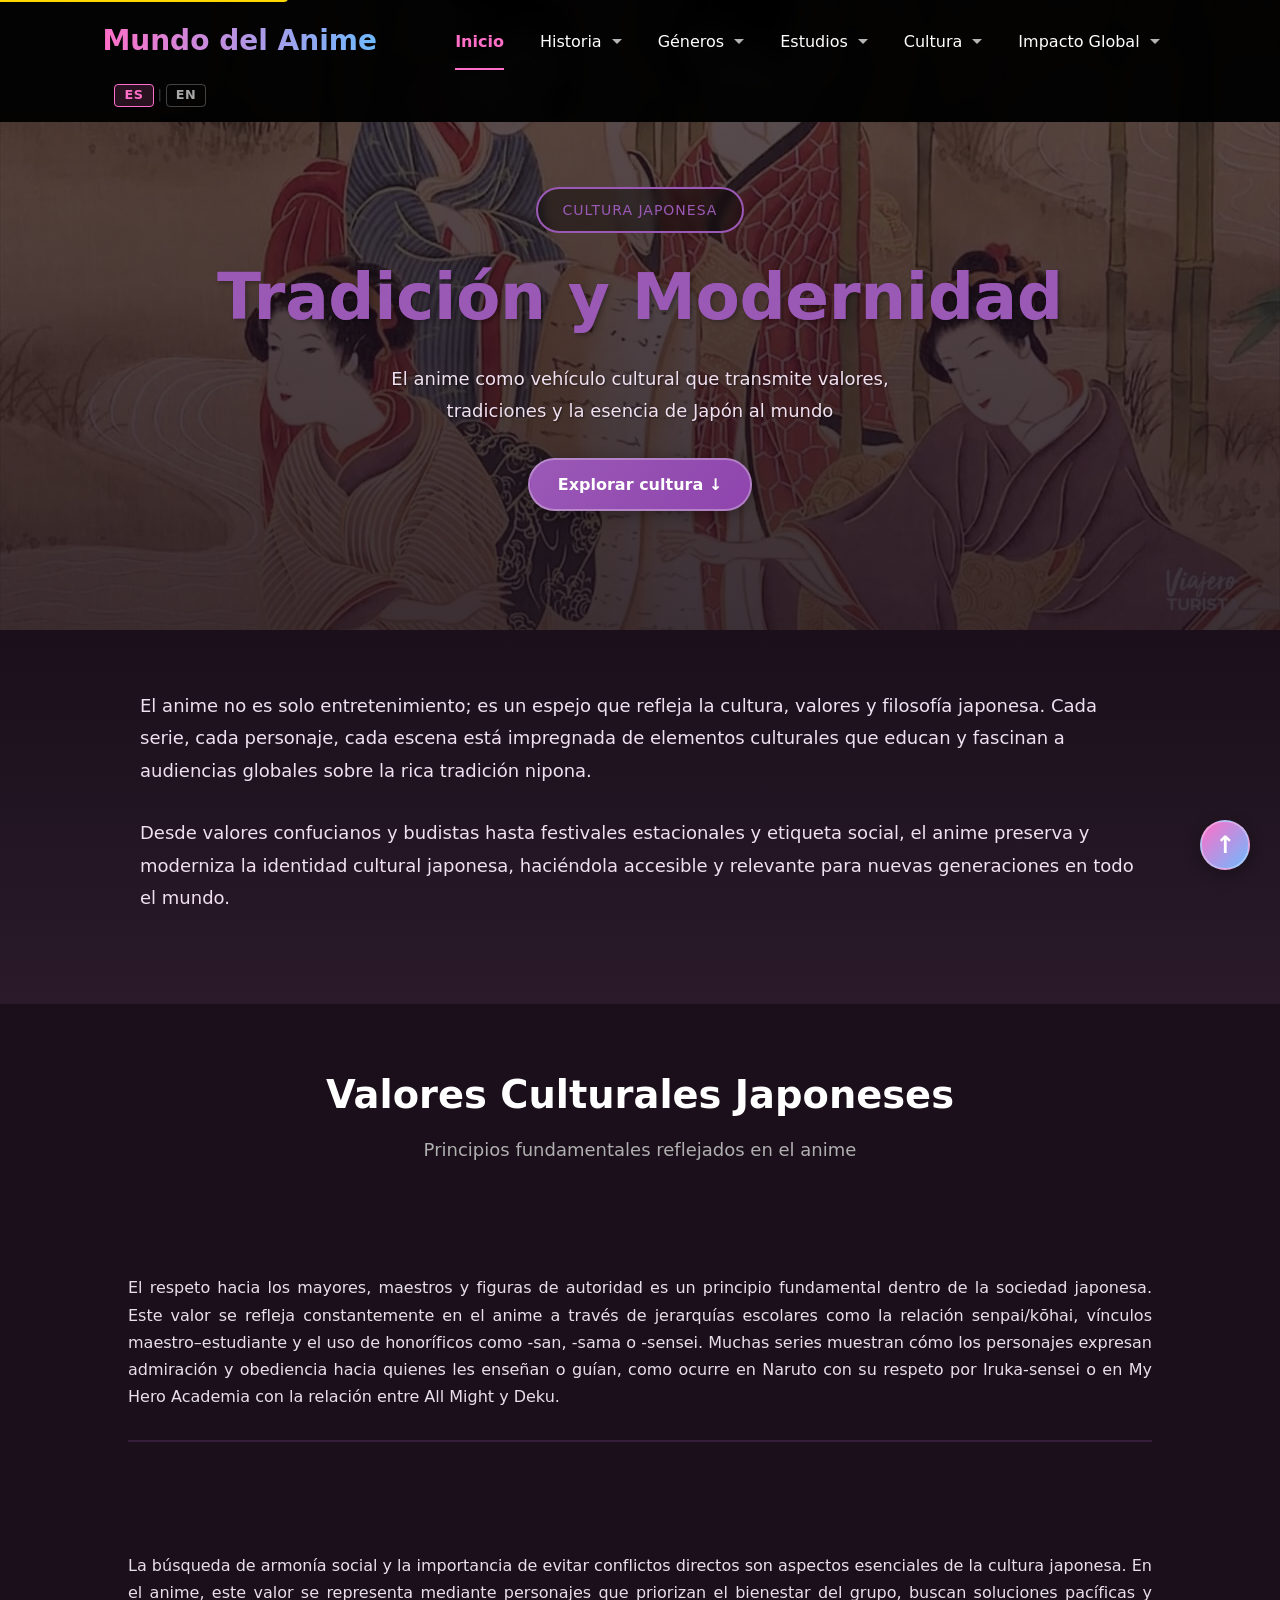
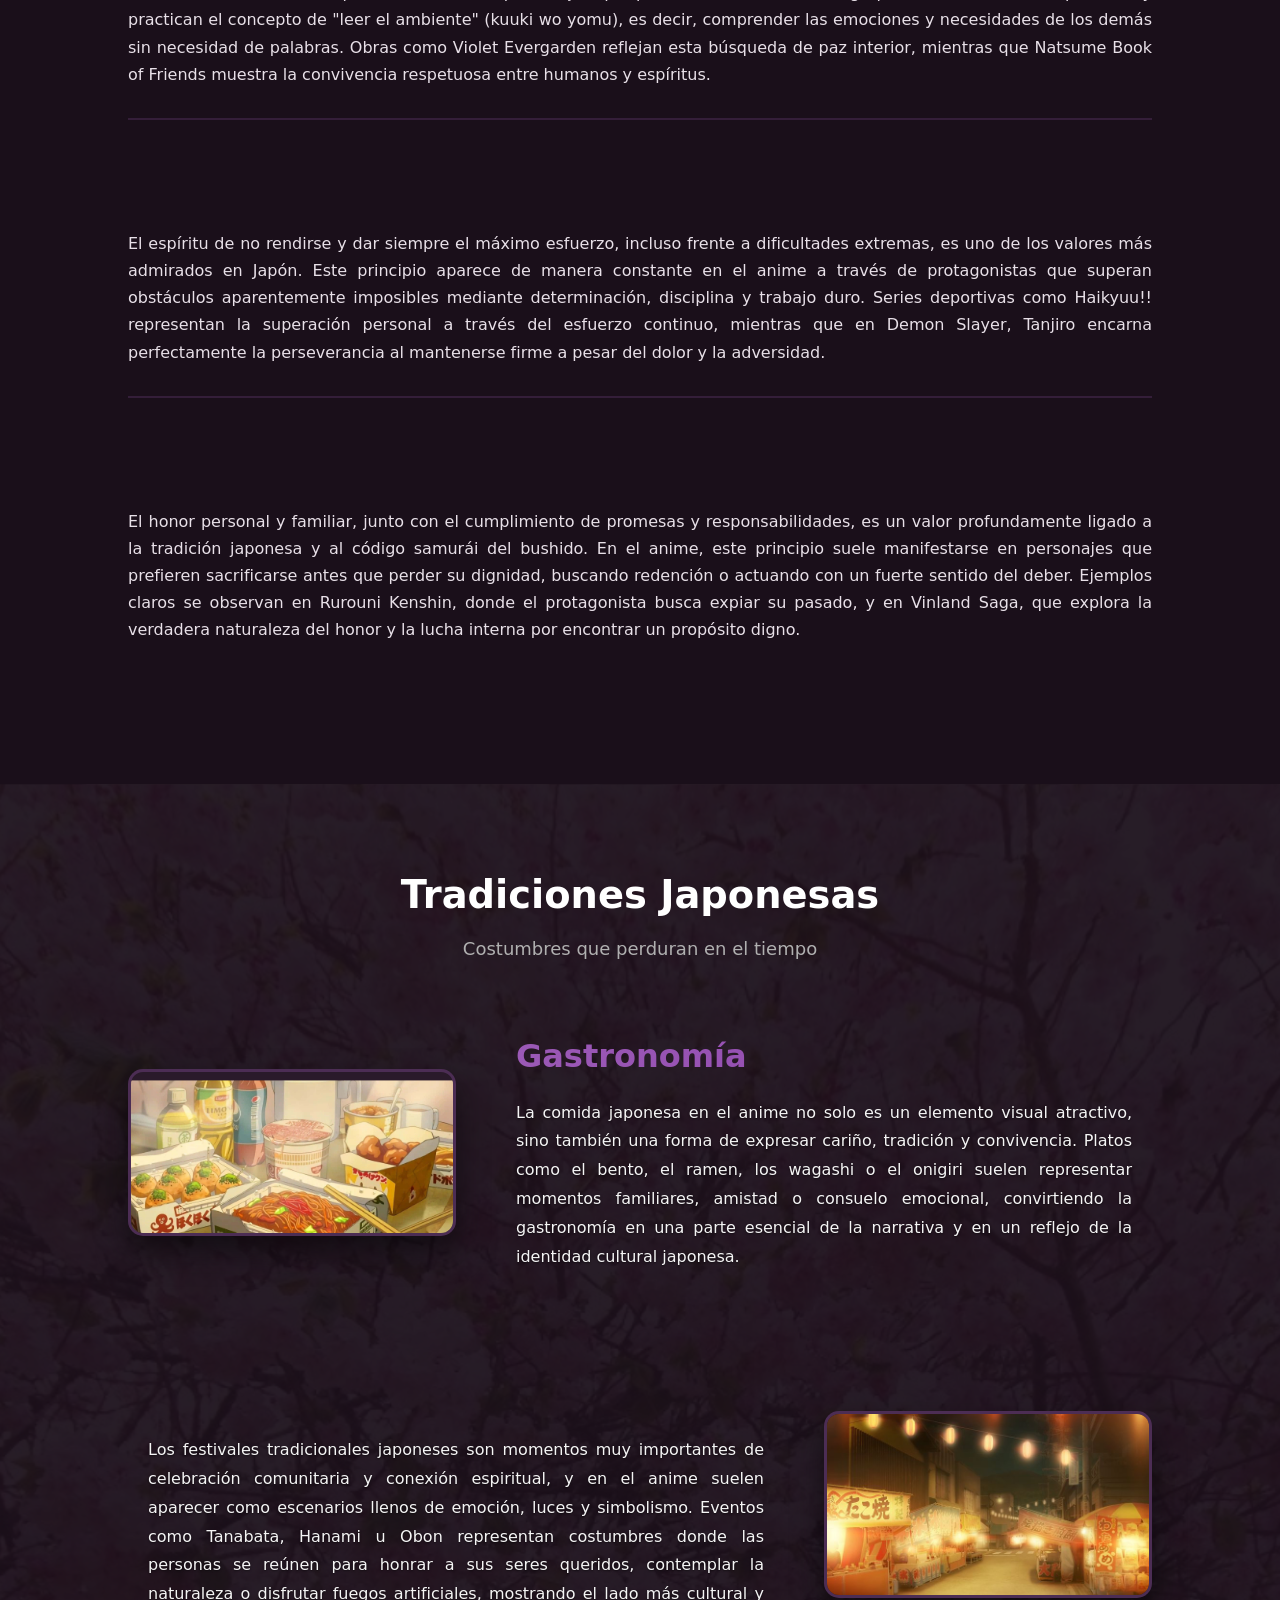
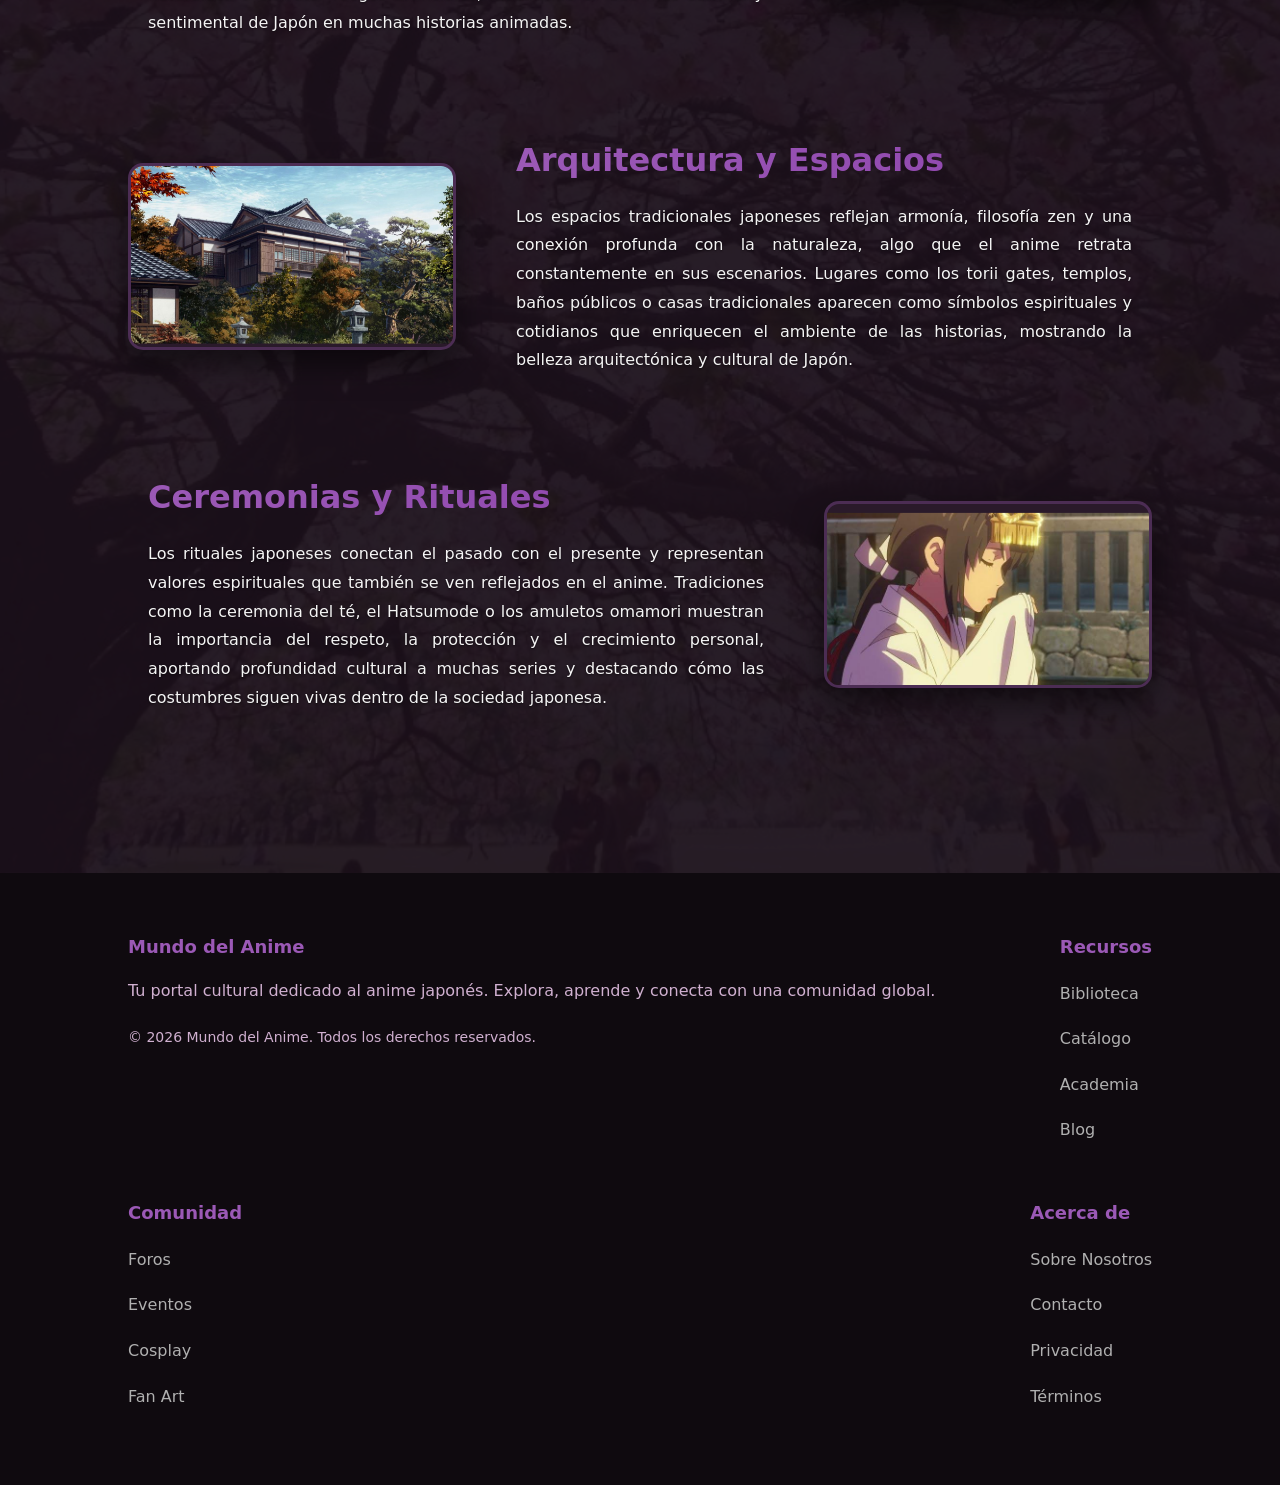
<file: cultura.html>
<!DOCTYPE html>
<html lang="es">
<head>
    <meta charset="UTF-8">
    <meta name="viewport" content="width=device-width, initial-scale=1.0">
    <meta name="description" content="Explora la cultura japonesa a través del anime: valores como respeto, armonía, perseverancia y honor, tradiciones, gastronomía, festivales y ceremonias.">
    <title>Cultura Japonesa - Mundo del Anime</title>
    <link rel="stylesheet" href="./CSS/estilos.css">
    <link rel="stylesheet" href="./CSS/dropdown.css">
    <link rel="stylesheet" href="./CSS/lang-selector.css">
    
    <link rel="preload" as="image" href="./Images/cultura-bg.jpg" fetchpriority="high" media="(min-width: 1024px)">
    <link rel="preload" as="image" href="./Images/cultura-bg-tablet.jpg" fetchpriority="high" media="(min-width: 768px) and (max-width: 1023px)">
    <link rel="preload" as="image" href="./Images/cultura-bg-mobile.jpg" fetchpriority="high" media="(max-width: 767px)">
</head>
<body class="pagina-cultura">

    <div style="position: absolute; top: 0; left: 0; width: 100%; height: 1px; overflow: hidden; opacity: 0.01;">
        <h1 style="margin:0; font-size:1px;">Cultura Japonesa - Mundo del Anime</h1>
    </div>
    
    <a href="#main-content" class="skip-link">Saltar al contenido principal</a>

    <header role="banner">
        <button class="hamburger" id="hamburgerBtn" aria-label="Menú de navegación" aria-expanded="false">☰</button>
        <a href="index.html" class="logo" aria-label="Mundo del Anime - Inicio">Mundo del Anime</a>
        
        <nav role="navigation" aria-label="Navegación principal" id="mainNav">
            <ul class="nav-menu">
                <li><a href="index.html" class="nav-link" aria-current="page">Inicio</a></li>
                
                <!-- DROPDOWN: HISTORIA -->
                <li>
                    <button class="dropdown-btn" aria-expanded="false" aria-haspopup="true" aria-controls="dropdown-historia">
                        Historia
                        <span class="dropdown-arrow" aria-hidden="true"></span>
                    </button>
                    <ul class="dropdown-list" id="dropdown-historia" role="menu">
                        <li role="none"><a href="historia.html#periodo1-titulo" class="dropdown-item" role="menuitem">Los Orígenes</a></li>
                        <li role="none"><a href="historia.html#periodo2-titulo" class="dropdown-item" role="menuitem">Posguerra</a></li>
                        <li role="none"><a href="historia.html#periodo3-titulo" class="dropdown-item" role="menuitem">Era Dorada</a></li>
                        <li role="none"><a href="historia.html#periodo4-titulo" class="dropdown-item" role="menuitem">Expansión Global</a></li>
                        <li role="none"><a href="historia.html#periodo5-titulo" class="dropdown-item" role="menuitem">Era Digital</a></li>
                        <li role="none"><a href="historia.html#periodo6-titulo" class="dropdown-item" role="menuitem">Streaming</a></li>
                    </ul>
                </li>
                
                <!-- DROPDOWN: GÉNEROS -->
                <li>
                    <button class="dropdown-btn" aria-expanded="false" aria-haspopup="true" aria-controls="dropdown-generos">
                        Géneros
                        <span class="dropdown-arrow" aria-hidden="true"></span>
                    </button>
                    <ul class="dropdown-list" id="dropdown-generos" role="menu">
                        <li role="none"><a href="generos.html#demograficos-titulo" class="dropdown-item" role="menuitem">Demográficos</a></li>
                        <li role="none"><a href="generos.html#tematicos-titulo" class="dropdown-item" role="menuitem">Temáticos</a></li>
                    </ul>
                </li>
                
                <!-- DROPDOWN: ESTUDIOS -->
                <li>
                    <button class="dropdown-btn" aria-expanded="false" aria-haspopup="true" aria-controls="dropdown-estudios">
                        Estudios
                        <span class="dropdown-arrow" aria-hidden="true"></span>
                    </button>
                    <ul class="dropdown-list" id="dropdown-estudios" role="menu">
                        <li role="none"><a href="estudios.html#ghibli-titulo" class="dropdown-item" role="menuitem">Studio Ghibli</a></li>
                        <li role="none"><a href="estudios.html#kyoto-titulo" class="dropdown-item" role="menuitem">Kyoto Animation</a></li>
                        <li role="none"><a href="estudios.html#toei-titulo" class="dropdown-item" role="menuitem">Toei Animation</a></li>
                    </ul>
                </li>
                
                <!-- DROPDOWN: CULTURA -->
                <li>
                    <button class="dropdown-btn" aria-expanded="false" aria-haspopup="true" aria-controls="dropdown-cultura">
                        Cultura
                        <span class="dropdown-arrow" aria-hidden="true"></span>
                    </button>
                    <ul class="dropdown-list" id="dropdown-cultura" role="menu">
                        <li role="none"><a href="cultura.html#valores-titulo" class="dropdown-item" role="menuitem">Valores</a></li>
                        <li role="none"><a href="cultura.html#tradiciones-titulo" class="dropdown-item" role="menuitem">Tradiciones</a></li>
                        <li role="none"><a href="cultura.html#gastronomia-titulo" class="dropdown-item" role="menuitem">Gastronomía</a></li>
                        <li role="none"><a href="cultura.html#festivales-titulo" class="dropdown-item" role="menuitem">Festivales</a></li>
                    </ul>
                </li>
                
                <!-- DROPDOWN: IMPACTO GLOBAL -->
                <li>
                    <button class="dropdown-btn" aria-expanded="false" aria-haspopup="true" aria-controls="dropdown-impacto">
                        Impacto Global
                        <span class="dropdown-arrow" aria-hidden="true"></span>
                    </button>
                    <ul class="dropdown-list" id="dropdown-impacto" role="menu">
                        <li role="none"><a href="impacto.html#videojuegos-titulo" class="dropdown-item" role="menuitem">Videojuegos</a></li>
                        <li role="none"><a href="impacto.html#eventos-titulo" class="dropdown-item" role="menuitem">Eventos</a></li>
                        <li role="none"><a href="impacto.html#streaming-titulo" class="dropdown-item" role="menuitem">Streaming</a></li>
                        <li role="none"><a href="impacto.html#influencia-titulo" class="dropdown-item" role="menuitem">Influencia</a></li>
                    </ul>
                </li>
            </ul>
        </nav>
    </header>

    <main id="main-content" role="main">
        <section class="hero cultura-hero" aria-label="Introducción a la cultura japonesa">
            <picture>
                <source media="(max-width: 767px)" srcset="/Images/cultura-bg-mobile.jpg" width="768" height="400">
                <source media="(max-width: 1023px)" srcset="/Images/cultura-bg-tablet.jpg" width="1024" height="500">
                <source media="(min-width: 1024px)" srcset="/Images/cultura-bg.jpg" width="1920" height="600">
                <img src="./Images/cultura-bg.jpg" 
                     alt="Ilustracion tradicional de personas en un bosque de bambú"
                     fetchpriority="high"
                     loading="eager"
                     style="position: absolute; top: 0; left: 0; width: 100%; height: 100%; object-fit: cover; z-index: -1;">
            </picture>
            <div class="hero-content-simple cultura-hero-simple">
                <div class="portal cultura-portal">CULTURA JAPONESA</div>
                <h1 class="titulo cultura-titulo">Tradición y Modernidad</h1>
                <p class="cultura-descripcion">El anime como vehículo cultural que transmite valores, tradiciones y la esencia de Japón al mundo</p>
                <a href="#contenido-principal" class="hero-boton cultura-boton">Explorar cultura ↓</a>
            </div>
        </section>

        <section class="introduccion-cultura" id="contenido-principal" aria-labelledby="intro-cultura">
            <h2 id="intro-cultura" class="visually-hidden">Introducción</h2>
            <div class="contenedor">
                <p class="texto-intro">
                    El anime no es solo entretenimiento; es un espejo que refleja la cultura, valores y filosofía japonesa. Cada serie, cada personaje, cada escena está impregnada de elementos culturales que educan y fascinan a audiencias globales sobre la rica tradición nipona.
                </p>
                <p class="texto-intro">
                    Desde valores confucianos y budistas hasta festivales estacionales y etiqueta social, el anime preserva y moderniza la identidad cultural japonesa, haciéndola accesible y relevante para nuevas generaciones en todo el mundo.
                </p>
            </div>
        </section>

        <section class="valores-cultura" aria-labelledby="valores-titulo">
            <h2 id="valores-titulo" class="seccion-titulo">Valores Culturales Japoneses</h2>
            <p class="seccion-subtitulo">Principios fundamentales reflejados en el anime</p>
            
            <article class="valor-bloque" aria-labelledby="respeto-titulo">
                <h2 id="respeto-titulo" class="valor-titulo">Respeto <span class="valor-japones" lang="ja">(Sonkei – 尊敬)</span></h2>
                <p class="valor-descripcion">
                    El respeto hacia los mayores, maestros y figuras de autoridad es un principio fundamental dentro de la sociedad japonesa. Este valor se refleja constantemente en el anime a través de jerarquías escolares como la relación senpai/kōhai, vínculos maestro–estudiante y el uso de honoríficos como -san, -sama o -sensei. Muchas series muestran cómo los personajes expresan admiración y obediencia hacia quienes les enseñan o guían, como ocurre en Naruto con su respeto por Iruka-sensei o en My Hero Academia con la relación entre All Might y Deku.
                </p>
            </article>

            <article class="valor-bloque" aria-labelledby="armonia-titulo">
                <h2 id="armonia-titulo" class="valor-titulo">Armonía <span class="valor-japones" lang="ja">(Wa – 和)</span></h2>
                <p class="valor-descripcion">
                    La búsqueda de armonía social y la importancia de evitar conflictos directos son aspectos esenciales de la cultura japonesa. En el anime, este valor se representa mediante personajes que priorizan el bienestar del grupo, buscan soluciones pacíficas y practican el concepto de "leer el ambiente" (kuuki wo yomu), es decir, comprender las emociones y necesidades de los demás sin necesidad de palabras. Obras como Violet Evergarden reflejan esta búsqueda de paz interior, mientras que Natsume Book of Friends muestra la convivencia respetuosa entre humanos y espíritus.
                </p>
            </article>

            <article class="valor-bloque" aria-labelledby="perseverancia-titulo">
                <h2 id="perseverancia-titulo" class="valor-titulo">Perseverancia <span class="valor-japones" lang="ja">(Ganbatte – 頑張って)</span></h2>
                <p class="valor-descripcion">
                    El espíritu de no rendirse y dar siempre el máximo esfuerzo, incluso frente a dificultades extremas, es uno de los valores más admirados en Japón. Este principio aparece de manera constante en el anime a través de protagonistas que superan obstáculos aparentemente imposibles mediante determinación, disciplina y trabajo duro. Series deportivas como Haikyuu!! representan la superación personal a través del esfuerzo continuo, mientras que en Demon Slayer, Tanjiro encarna perfectamente la perseverancia al mantenerse firme a pesar del dolor y la adversidad.
                </p>
            </article>

            <article class="valor-bloque" aria-labelledby="honor-titulo">
                <h2 id="honor-titulo" class="valor-titulo">Honor <span class="valor-japones" lang="ja">(Meiyo – 名誉)</span></h2>
                <p class="valor-descripcion">
                    El honor personal y familiar, junto con el cumplimiento de promesas y responsabilidades, es un valor profundamente ligado a la tradición japonesa y al código samurái del bushido. En el anime, este principio suele manifestarse en personajes que prefieren sacrificarse antes que perder su dignidad, buscando redención o actuando con un fuerte sentido del deber. Ejemplos claros se observan en Rurouni Kenshin, donde el protagonista busca expiar su pasado, y en Vinland Saga, que explora la verdadera naturaleza del honor y la lucha interna por encontrar un propósito digno.
                </p>
            </article>
        </section>

        <section class="tradiciones-cultura" style="background-image: url('/Images/cultura-tradiciones-bg.jpg');" aria-labelledby="tradiciones-titulo">
            <div class="tradiciones-overlay"></div>
            <div class="tradiciones-contenido">
                <h2 id="tradiciones-titulo" class="seccion-titulo">Tradiciones Japonesas</h2>
                <p class="seccion-subtitulo">Costumbres que perduran en el tiempo</p>
                
                <article class="tradicion-bloque" aria-labelledby="gastronomia-titulo">
                    <div class="tradicion-imagen-decorativa">
                        <img src="./Images/cultura-gastronomia.jpg" alt="Platos tradicionales japoneses: bento, onigiri, ramen y wagashi" loading="lazy">
                    </div>
                    <div class="tradicion-contenido">
                        <h2 id="gastronomia-titulo" class="tradicion-titulo">Gastronomía</h2>
                        <p class="tradicion-descripcion">
                            La comida japonesa en el anime no solo es un elemento visual atractivo, sino también una forma de expresar cariño, tradición y convivencia. Platos como el bento, el ramen, los wagashi o el onigiri suelen representar momentos familiares, amistad o consuelo emocional, convirtiendo la gastronomía en una parte esencial de la narrativa y en un reflejo de la identidad cultural japonesa.
                        </p>
                    </div>
                </article>

                <article class="tradicion-bloque reverse" aria-labelledby="festivales-titulo">
                    <div class="tradicion-imagen-decorativa">
                        <img src="./Images/cultura-festival.jpg" alt="Escena de festival japonés matsuri con linternas, puestos de comida y fuegos artificiales" loading="lazy">
                    </div>
                    <div class="tradicion-contenido">
                        <h2 id="festivales-titulo" class="tradicion-titulo">Festivales <span class="tradicion-japones" lang="ja">(Matsuri)</span></h2>
                        <p class="tradicion-descripcion">
                            Los festivales tradicionales japoneses son momentos muy importantes de celebración comunitaria y conexión espiritual, y en el anime suelen aparecer como escenarios llenos de emoción, luces y simbolismo. Eventos como Tanabata, Hanami u Obon representan costumbres donde las personas se reúnen para honrar a sus seres queridos, contemplar la naturaleza o disfrutar fuegos artificiales, mostrando el lado más cultural y sentimental de Japón en muchas historias animadas.
                        </p>
                    </div>
                </article>

                <article class="tradicion-bloque" aria-labelledby="arquitectura-titulo">
                    <div class="tradicion-imagen-decorativa">
                        <img src="./Images/cultura-arquitectura.jpg" alt="Paisaje tradicional japonés: puerta torii, templo y casa tradicional" loading="lazy">
                    </div>
                    <div class="tradicion-contenido">
                        <h2 id="arquitectura-titulo" class="tradicion-titulo">Arquitectura y Espacios</h2>
                        <p class="tradicion-descripcion">
                            Los espacios tradicionales japoneses reflejan armonía, filosofía zen y una conexión profunda con la naturaleza, algo que el anime retrata constantemente en sus escenarios. Lugares como los torii gates, templos, baños públicos o casas tradicionales aparecen como símbolos espirituales y cotidianos que enriquecen el ambiente de las historias, mostrando la belleza arquitectónica y cultural de Japón.
                        </p>
                    </div>
                </article>

                <article class="tradicion-bloque reverse" aria-labelledby="ceremonias-titulo">
                    <div class="tradicion-imagen-decorativa">
                        <img src="./Images/cultura-ceremonias.jpg" alt="Chica de anime en una ceremonia tradicional japonesa del té y amuletos omamori" loading="lazy">
                    </div>
                    <div class="tradicion-contenido">
                        <h2 id="ceremonias-titulo" class="tradicion-titulo">Ceremonias y Rituales</h2>
                        <p class="tradicion-descripcion">
                            Los rituales japoneses conectan el pasado con el presente y representan valores espirituales que también se ven reflejados en el anime. Tradiciones como la ceremonia del té, el Hatsumode o los amuletos omamori muestran la importancia del respeto, la protección y el crecimiento personal, aportando profundidad cultural a muchas series y destacando cómo las costumbres siguen vivas dentro de la sociedad japonesa.
                        </p>
                    </div>
                </article>
            </div>
        </section>
    </main>

    <footer role="contentinfo">
        <div>
            <h3>Mundo del Anime</h3>
            <p>Tu portal cultural dedicado al anime japonés. Explora, aprende y conecta con una comunidad global.</p>
            <p class="copyright">© 2026 Mundo del Anime. Todos los derechos reservados.</p>
        </div>
        <nav aria-label="Recursos">
            <h3>Recursos</h3>
            <ul>
                <li><a href="#" aria-label="Biblioteca de anime">Biblioteca</a></li>
                <li><a href="#" aria-label="Catálogo completo">Catálogo</a></li>
                <li><a href="#" aria-label="Academia de anime">Academia</a></li>
                <li><a href="#" aria-label="Blog de noticias">Blog</a></li>
            </ul>
        </nav>
        <nav aria-label="Comunidad">
            <h3>Comunidad</h3>
            <ul>
                <li><a href="#" aria-label="Foros de discusión">Foros</a></li>
                <li><a href="#" aria-label="Eventos de anime">Eventos</a></li>
                <li><a href="#" aria-label="Galería de Cosplay">Cosplay</a></li>
                <li><a href="#" aria-label="Fan Art de la comunidad">Fan Art</a></li>
            </ul>
        </nav>
        <nav aria-label="Información legal">
            <h3>Acerca de</h3>
            <ul>
                <li><a href="#" aria-label="Sobre nosotros">Sobre Nosotros</a></li>
                <li><a href="#" aria-label="Contacto">Contacto</a></li>
                <li><a href="#" aria-label="Política de privacidad">Privacidad</a></li>
                <li><a href="#" aria-label="Términos de uso">Términos</a></li>
            </ul>
        </nav>
    </footer>

    <a href="#" class="boton-subir" title="Volver arriba" aria-label="Volver al inicio de la página">↑</a>

    <script>
        (function() {
            'use strict';
            
            const botonSubir = document.querySelector('.boton-subir');
            if (botonSubir) {
                botonSubir.addEventListener('click', function(e) {
                    e.preventDefault();
                    window.scrollTo({ top: 0, behavior: 'smooth' });
                });
            }
            
            var hamburger = document.getElementById('hamburgerBtn');
            var navMenu = document.getElementById('mainNav');
            
            function resetMenuState() {
                if (window.innerWidth > 768) {
                    if (navMenu) navMenu.classList.remove('active');
                    if (hamburger) hamburger.style.display = 'none';
                } else {
                    if (hamburger) hamburger.style.display = 'block';
                    if (navMenu) navMenu.classList.remove('active');
                }
            }
            
            if (hamburger && navMenu) {
                resetMenuState();
                window.addEventListener('resize', resetMenuState);
                
                hamburger.addEventListener('click', function() {
                    navMenu.classList.toggle('active');
                });
                
                var enlaces = navMenu.querySelectorAll('a');
                for (var i = 0; i < enlaces.length; i++) {
                    enlaces[i].addEventListener('click', function() {
                        if (window.innerWidth <= 768) {
                            navMenu.classList.remove('active');
                        }
                    });
                }
            }
        })();
    </script>
    
    
    <script src="./JS/header-scroll.js"></script>  
    <script src="./JS/dropdown.js"></script>  
    <script src="./JS/traducciones.js"></script>
    <script src="./JS/animations.js"></script>   
</body>
</html>
</file>
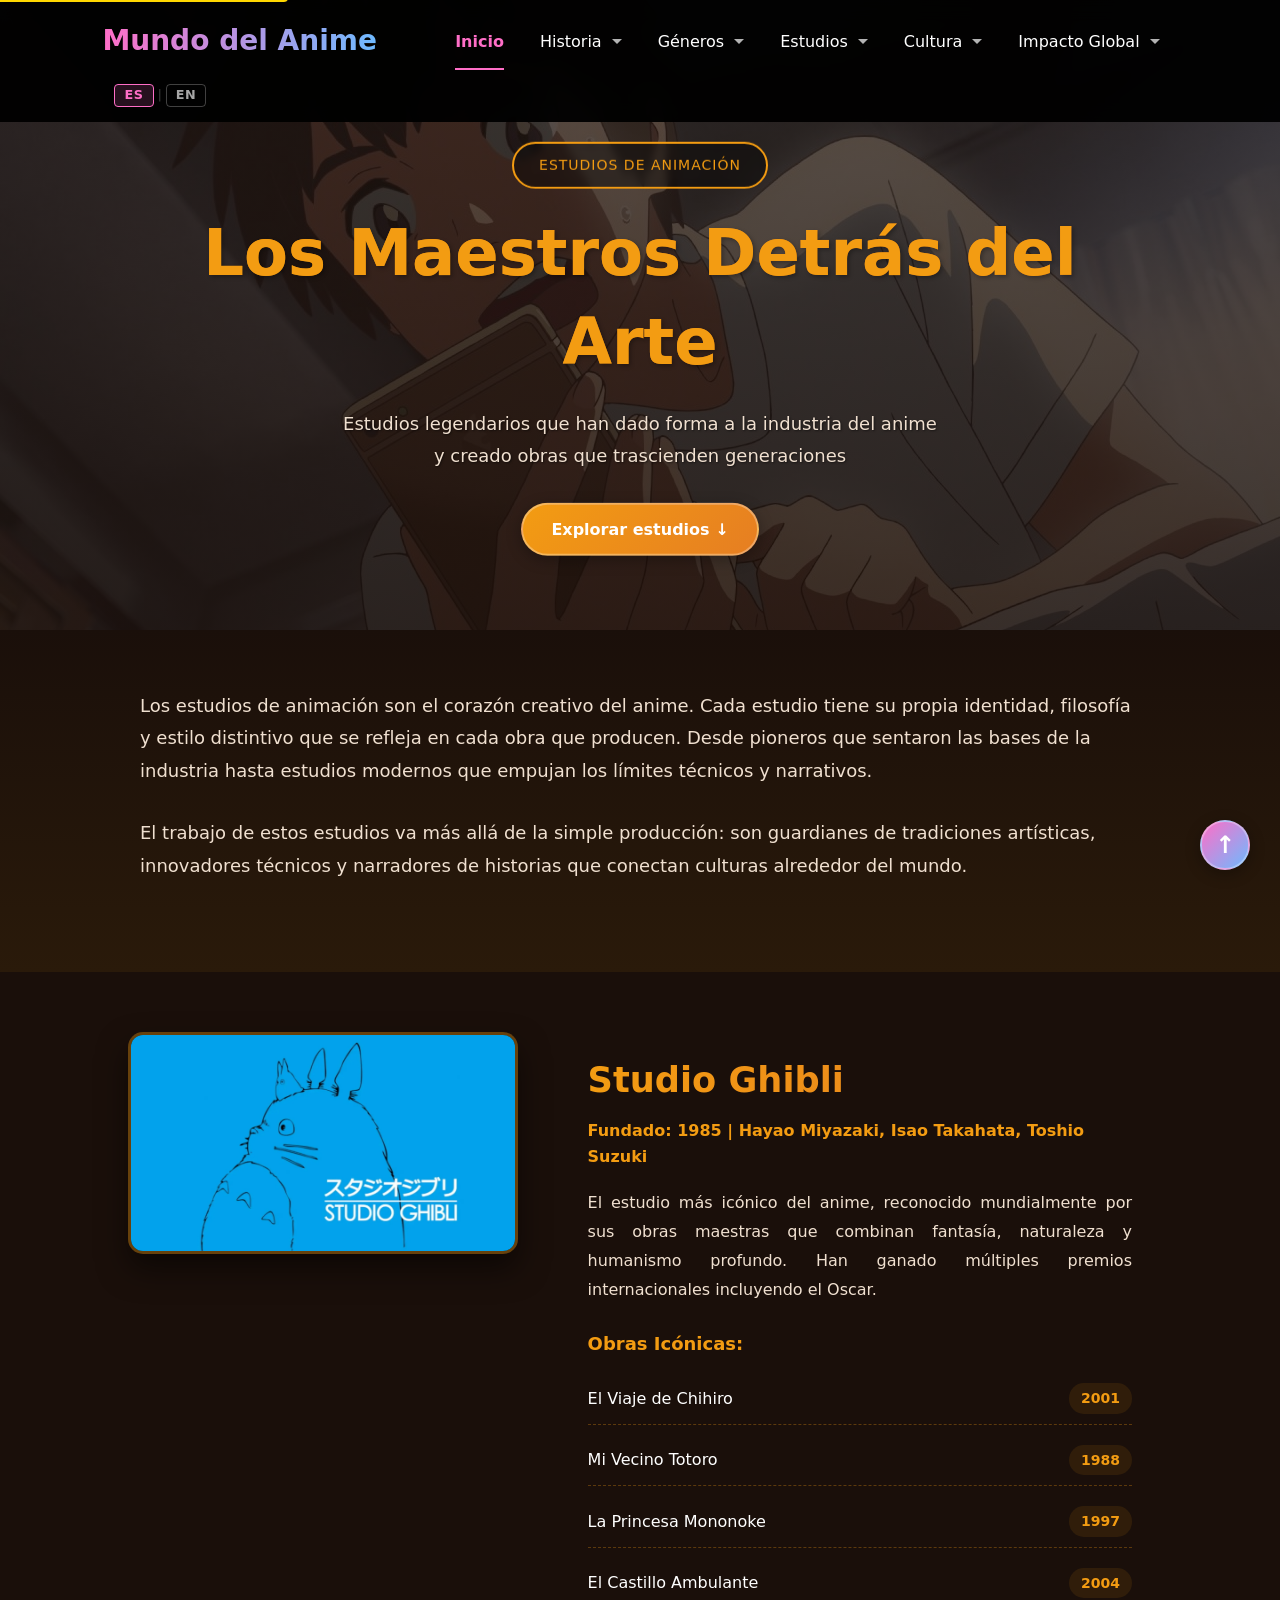
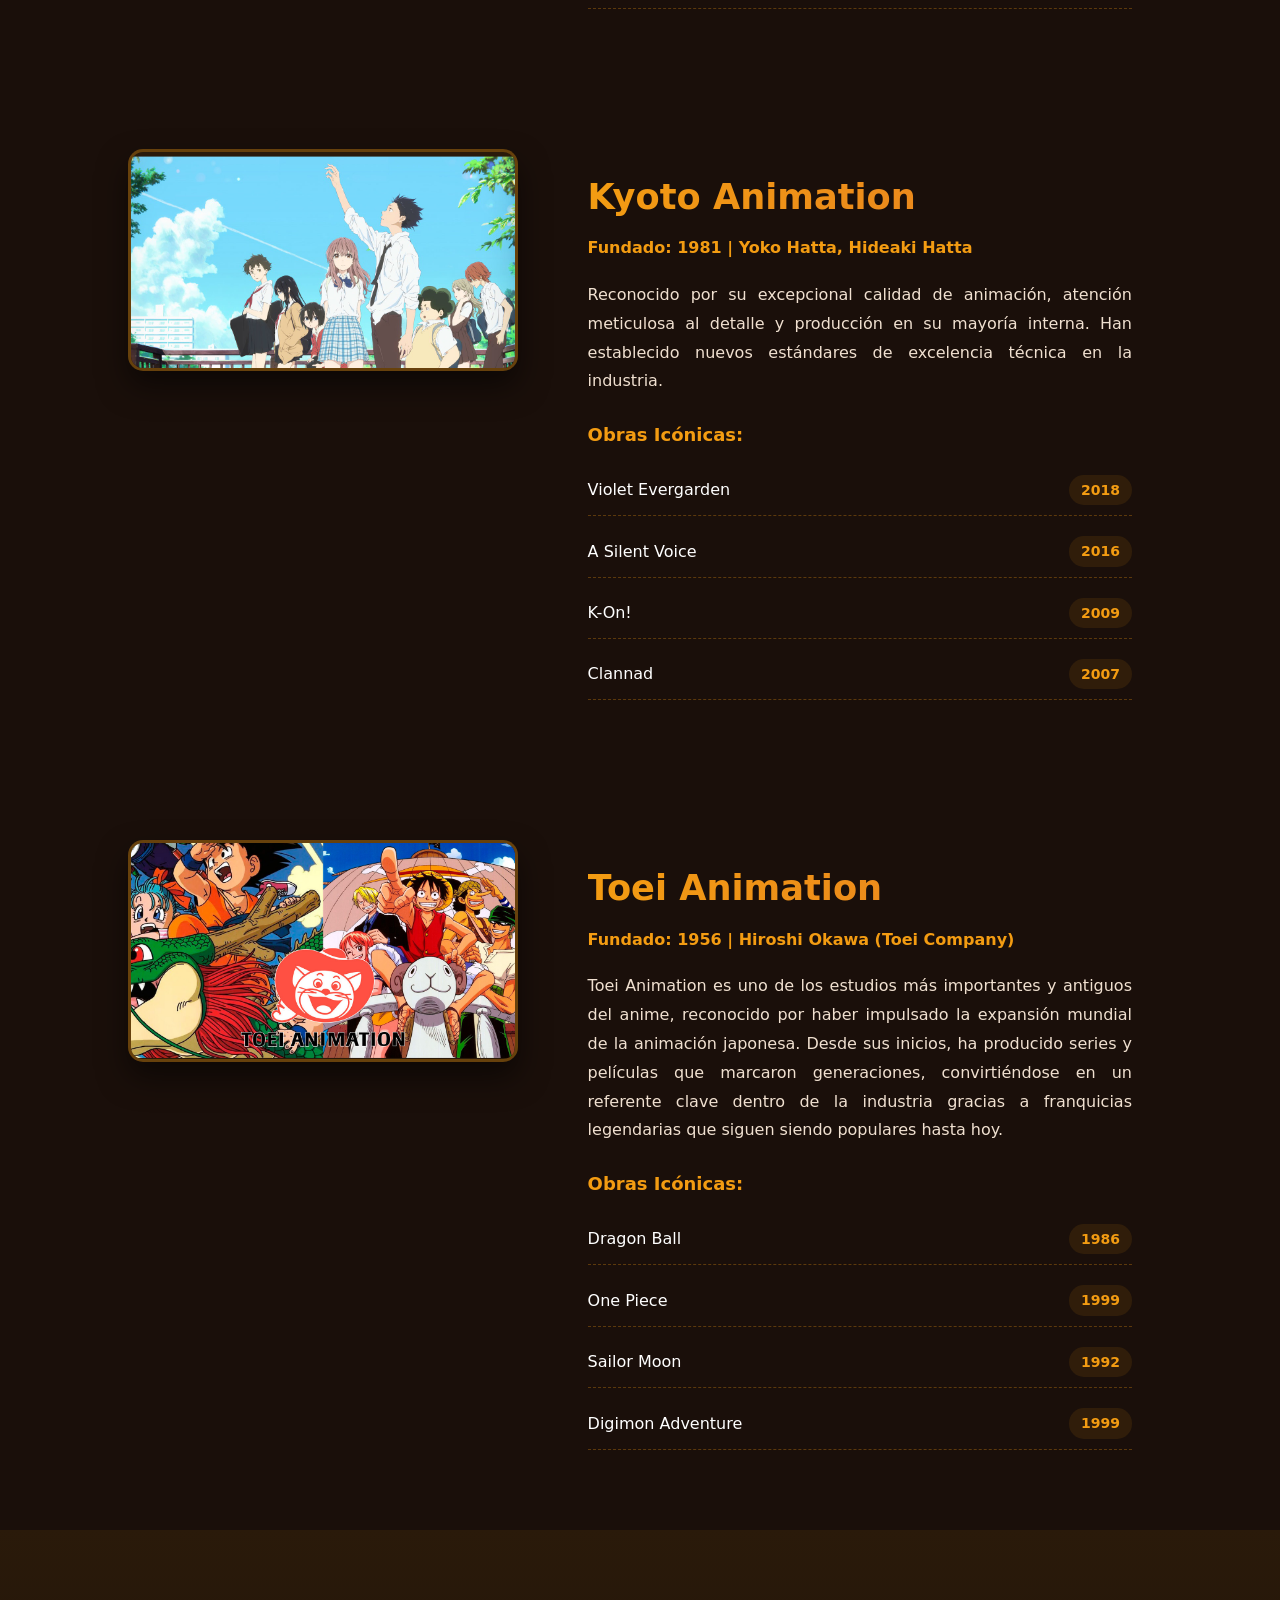
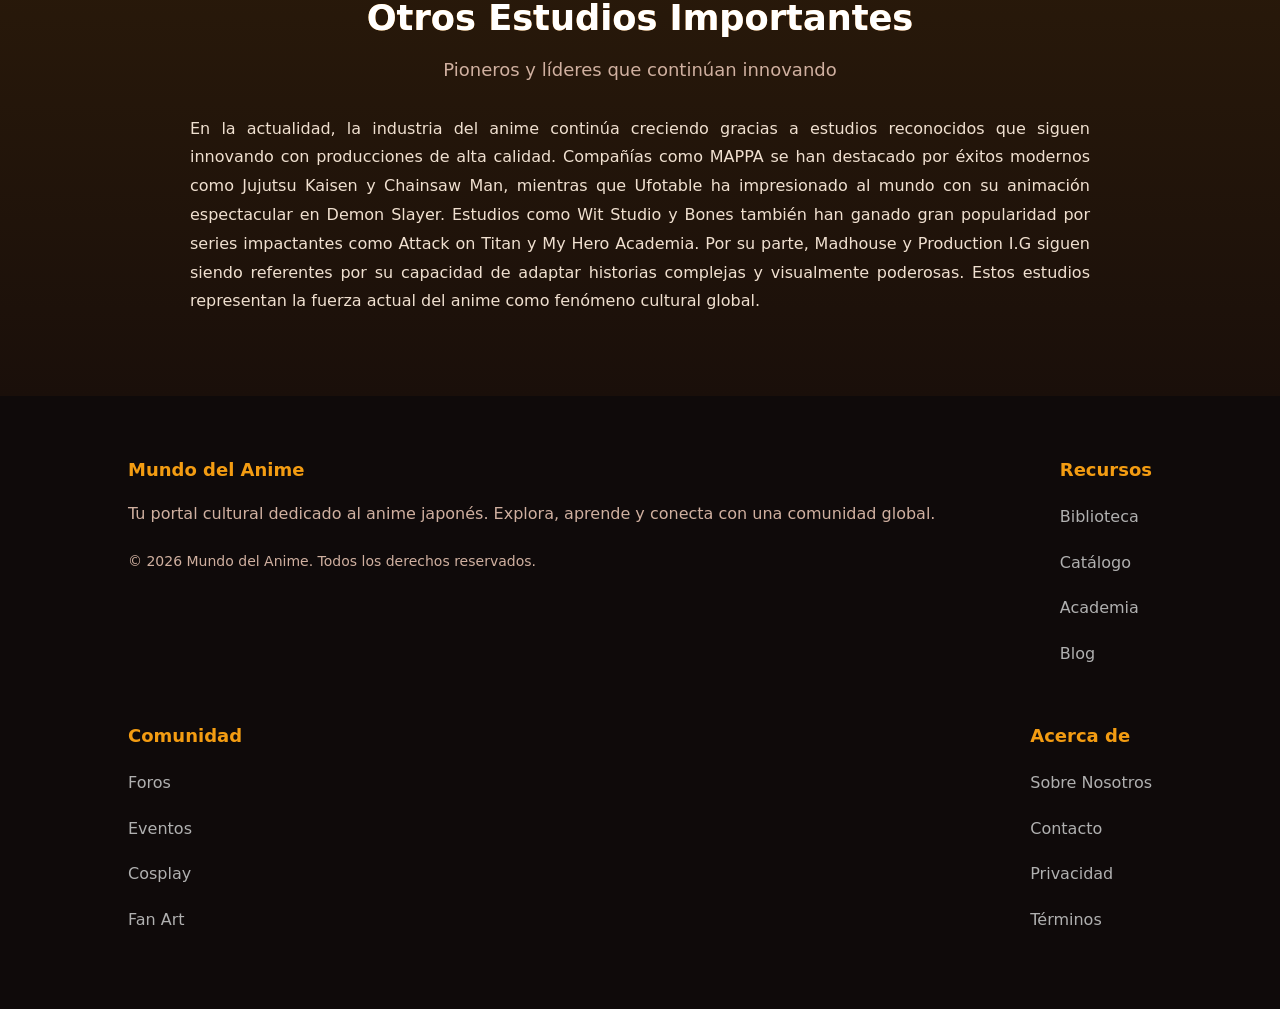
<file: estudios.html>
<!DOCTYPE html>
<html lang="es">
<head>
    <meta charset="UTF-8">
    <meta name="viewport" content="width=device-width, initial-scale=1.0">
    <meta name="description" content="Descubre los estudios de animación más importantes del anime: Studio Ghibli, Kyoto Animation, Toei Animation y más. Conoce sus obras maestras y legado.">
    <title>Estudios de Animación - Mundo del Anime</title>
    <link rel="stylesheet" href="./CSS/estilos.css">
    <link rel="stylesheet" href="./CSS/dropdown.css">
    <link rel="stylesheet" href="./CSS/lang-selector.css">
    
    <link rel="preload" as="image" href="./Images/estudios-bg.jpg" fetchpriority="high" media="(min-width: 1024px)">
    <link rel="preload" as="image" href="./Images/estudios-bg-tablet.jpg" fetchpriority="high" media="(min-width: 768px) and (max-width: 1023px)">
    <link rel="preload" as="image" href="./Images/estudios-bg-mobile.jpg" fetchpriority="high" media="(max-width: 767px)">
</head>
<body class="pagina-estudios">
    <a href="#main-content" class="skip-link">Saltar al contenido principal</a>

    <header role="banner">
        <button class="hamburger" id="hamburgerBtn" aria-label="Menú de navegación" aria-expanded="false">☰</button>
        <a href="index.html" class="logo" aria-label="Mundo del Anime - Inicio">Mundo del Anime</a>
        
        <nav role="navigation" aria-label="Navegación principal" id="mainNav">
            <ul class="nav-menu">
                <li><a href="index.html" class="nav-link" aria-current="page">Inicio</a></li>
                
                <!-- DROPDOWN: HISTORIA -->
                <li>
                    <button class="dropdown-btn" aria-expanded="false" aria-haspopup="true" aria-controls="dropdown-historia">
                        Historia
                        <span class="dropdown-arrow" aria-hidden="true"></span>
                    </button>
                    <ul class="dropdown-list" id="dropdown-historia" role="menu">
                        <li role="none"><a href="historia.html#periodo1-titulo" class="dropdown-item" role="menuitem">Los Orígenes</a></li>
                        <li role="none"><a href="historia.html#periodo2-titulo" class="dropdown-item" role="menuitem">Posguerra</a></li>
                        <li role="none"><a href="historia.html#periodo3-titulo" class="dropdown-item" role="menuitem">Era Dorada</a></li>
                        <li role="none"><a href="historia.html#periodo4-titulo" class="dropdown-item" role="menuitem">Expansión Global</a></li>
                        <li role="none"><a href="historia.html#periodo5-titulo" class="dropdown-item" role="menuitem">Era Digital</a></li>
                        <li role="none"><a href="historia.html#periodo6-titulo" class="dropdown-item" role="menuitem">Streaming</a></li>
                    </ul>
                </li>
                
                <!-- DROPDOWN: GÉNEROS -->
                <li>
                    <button class="dropdown-btn" aria-expanded="false" aria-haspopup="true" aria-controls="dropdown-generos">
                        Géneros
                        <span class="dropdown-arrow" aria-hidden="true"></span>
                    </button>
                    <ul class="dropdown-list" id="dropdown-generos" role="menu">
                        <li role="none"><a href="generos.html#demograficos-titulo" class="dropdown-item" role="menuitem">Demográficos</a></li>
                        <li role="none"><a href="generos.html#tematicos-titulo" class="dropdown-item" role="menuitem">Temáticos</a></li>
                    </ul>
                </li>
                
                <!-- DROPDOWN: ESTUDIOS -->
                <li>
                    <button class="dropdown-btn" aria-expanded="false" aria-haspopup="true" aria-controls="dropdown-estudios">
                        Estudios
                        <span class="dropdown-arrow" aria-hidden="true"></span>
                    </button>
                    <ul class="dropdown-list" id="dropdown-estudios" role="menu">
                        <li role="none"><a href="estudios.html#ghibli-titulo" class="dropdown-item" role="menuitem">Studio Ghibli</a></li>
                        <li role="none"><a href="estudios.html#kyoto-titulo" class="dropdown-item" role="menuitem">Kyoto Animation</a></li>
                        <li role="none"><a href="estudios.html#toei-titulo" class="dropdown-item" role="menuitem">Toei Animation</a></li>
                    </ul>
                </li>
                
                <!-- DROPDOWN: CULTURA -->
                <li>
                    <button class="dropdown-btn" aria-expanded="false" aria-haspopup="true" aria-controls="dropdown-cultura">
                        Cultura
                        <span class="dropdown-arrow" aria-hidden="true"></span>
                    </button>
                    <ul class="dropdown-list" id="dropdown-cultura" role="menu">
                        <li role="none"><a href="cultura.html#valores-titulo" class="dropdown-item" role="menuitem">Valores</a></li>
                        <li role="none"><a href="cultura.html#tradiciones-titulo" class="dropdown-item" role="menuitem">Tradiciones</a></li>
                        <li role="none"><a href="cultura.html#gastronomia-titulo" class="dropdown-item" role="menuitem">Gastronomía</a></li>
                        <li role="none"><a href="cultura.html#festivales-titulo" class="dropdown-item" role="menuitem">Festivales</a></li>
                    </ul>
                </li>
                
                <!-- DROPDOWN: IMPACTO GLOBAL -->
                <li>
                    <button class="dropdown-btn" aria-expanded="false" aria-haspopup="true" aria-controls="dropdown-impacto">
                        Impacto Global
                        <span class="dropdown-arrow" aria-hidden="true"></span>
                    </button>
                    <ul class="dropdown-list" id="dropdown-impacto" role="menu">
                        <li role="none"><a href="impacto.html#videojuegos-titulo" class="dropdown-item" role="menuitem">Videojuegos</a></li>
                        <li role="none"><a href="impacto.html#eventos-titulo" class="dropdown-item" role="menuitem">Eventos</a></li>
                        <li role="none"><a href="impacto.html#streaming-titulo" class="dropdown-item" role="menuitem">Streaming</a></li>
                        <li role="none"><a href="impacto.html#influencia-titulo" class="dropdown-item" role="menuitem">Influencia</a></li>
                    </ul>
                </li>
            </ul>
        </nav>
    </header>

    <main id="main-content" role="main">
        <section class="hero estudios-hero" aria-label="Introducción a estudios de animación">
            <picture>
                <source media="(max-width: 767px)" srcset="/Images/estudios-bg-mobile.jpg" width="768" height="400">
                <source media="(max-width: 1023px)" srcset="/Images/estudios-bg-tablet.jpg" width="1024" height="500">
                <source media="(min-width: 1024px)" srcset="/Images/estudios-bg.jpg" width="1920" height="600">
                <img src="./Images/estudios-bg.jpg" 
                     alt="Collage de chico de anime viendo su celular"
                     fetchpriority="high"
                     loading="eager"
                     style="position: absolute; top: 0; left: 0; width: 100%; height: 100%; object-fit: cover; z-index: -1;">
            </picture>
            <div class="hero-content-simple estudios-hero-simple">
                <div class="portal estudios-portal">ESTUDIOS DE ANIMACIÓN</div>
                <h1 class="titulo estudios-titulo">Los Maestros Detrás del Arte</h1>
                <p class="estudios-descripcion">Estudios legendarios que han dado forma a la industria del anime y creado obras que trascienden generaciones</p>
                <a href="#contenido-principal" class="hero-boton estudios-boton">Explorar estudios ↓</a>
            </div>
        </section>

        <section class="introduccion-estudios" id="contenido-principal" aria-labelledby="intro-estudios">
            <h2 id="intro-estudios" class="visually-hidden">Introducción</h2>
            <div class="contenedor">
                <p class="texto-intro">
                    Los estudios de animación son el corazón creativo del anime. Cada estudio tiene su propia identidad, filosofía y estilo distintivo que se refleja en cada obra que producen. Desde pioneros que sentaron las bases de la industria hasta estudios modernos que empujan los límites técnicos y narrativos.
                </p>
                <p class="texto-intro">
                    El trabajo de estos estudios va más allá de la simple producción: son guardianes de tradiciones artísticas, innovadores técnicos y narradores de historias que conectan culturas alrededor del mundo.
                </p>
            </div>
        </section>

        <section class="estudio-bloque" aria-labelledby="ghibli-titulo">
            <article class="estudio-contenedor">
                <div class="estudio-imagen">
                    <img src="./Images/estudio-ghibli.jpg" alt="Logo de Studio Ghibli con Totoro y un fondo azul" loading="lazy">
                </div>
                <div class="estudio-contenido">
                    <h2 id="ghibli-titulo" class="estudio-nombre">Studio Ghibli</h2>
                    <p class="estudio-datos">Fundado: 1985 | Hayao Miyazaki, Isao Takahata, Toshio Suzuki</p>
                    <p class="estudio-descripcion">
                        El estudio más icónico del anime, reconocido mundialmente por sus obras maestras que combinan fantasía, naturaleza y humanismo profundo. Han ganado múltiples premios internacionales incluyendo el Oscar.
                    </p>
                    <div class="obras-titulo">Obras Icónicas:</div>
                    <div class="obras-lista" role="list">
                        <div class="obra-item" role="listitem"><span class="obra-nombre">El Viaje de Chihiro</span><span class="obra-ano">2001</span></div>
                        <div class="obra-item" role="listitem"><span class="obra-nombre">Mi Vecino Totoro</span><span class="obra-ano">1988</span></div>
                        <div class="obra-item" role="listitem"><span class="obra-nombre">La Princesa Mononoke</span><span class="obra-ano">1997</span></div>
                        <div class="obra-item" role="listitem"><span class="obra-nombre">El Castillo Ambulante</span><span class="obra-ano">2004</span></div>
                    </div>
                </div>
            </article>
        </section>

        <section class="estudio-bloque" aria-labelledby="kyoto-titulo">
            <article class="estudio-contenedor">
                <div class="estudio-imagen">
                    <img src="./Images/estudio-kyoto.jpg" alt="Escena de anime de Kyoto Animation mostrando calidad visual detallada, A Silent Voice" loading="lazy">
                </div>
                <div class="estudio-contenido">
                    <h2 id="kyoto-titulo" class="estudio-nombre">Kyoto Animation</h2>
                    <p class="estudio-datos">Fundado: 1981 | Yoko Hatta, Hideaki Hatta</p>
                    <p class="estudio-descripcion">
                        Reconocido por su excepcional calidad de animación, atención meticulosa al detalle y producción en su mayoría interna. Han establecido nuevos estándares de excelencia técnica en la industria.
                    </p>
                    <div class="obras-titulo">Obras Icónicas:</div>
                    <div class="obras-lista" role="list">
                        <div class="obra-item" role="listitem"><span class="obra-nombre">Violet Evergarden</span><span class="obra-ano">2018</span></div>
                        <div class="obra-item" role="listitem"><span class="obra-nombre">A Silent Voice</span><span class="obra-ano">2016</span></div>
                        <div class="obra-item" role="listitem"><span class="obra-nombre">K-On!</span><span class="obra-ano">2009</span></div>
                        <div class="obra-item" role="listitem"><span class="obra-nombre">Clannad</span><span class="obra-ano">2007</span></div>
                    </div>
                </div>
            </article>
        </section>

        <section class="estudio-bloque" aria-labelledby="toei-titulo">
            <article class="estudio-contenedor">
                <div class="estudio-imagen">
                    <img src="./Images/estudio-toei.jpg" alt="Collage de personajes icónicos de Toei Animation: Goku saga y Luffy saga" loading="lazy">
                </div>
                <div class="estudio-contenido">
                    <h2 id="toei-titulo" class="estudio-nombre">Toei Animation</h2>
                    <p class="estudio-datos">Fundado: 1956 | Hiroshi Okawa (Toei Company)</p>
                    <p class="estudio-descripcion">
                        Toei Animation es uno de los estudios más importantes y antiguos del anime, reconocido por haber impulsado la expansión mundial de la animación japonesa. Desde sus inicios, ha producido series y películas que marcaron generaciones, convirtiéndose en un referente clave dentro de la industria gracias a franquicias legendarias que siguen siendo populares hasta hoy.
                    </p>
                    <div class="obras-titulo">Obras Icónicas:</div>
                    <div class="obras-lista" role="list">
                        <div class="obra-item" role="listitem"><span class="obra-nombre">Dragon Ball</span><span class="obra-ano">1986</span></div>
                        <div class="obra-item" role="listitem"><span class="obra-nombre">One Piece</span><span class="obra-ano">1999</span></div>
                        <div class="obra-item" role="listitem"><span class="obra-nombre">Sailor Moon</span><span class="obra-ano">1992</span></div>
                        <div class="obra-item" role="listitem"><span class="obra-nombre">Digimon Adventure</span><span class="obra-ano">1999</span></div>
                    </div>
                </div>
            </article>
        </section>

        <section class="otros-estudios" aria-labelledby="otros-titulo">
            <h2 id="otros-titulo" class="seccion-titulo">Otros Estudios Importantes</h2>
            <p class="seccion-subtitulo">Pioneros y líderes que continúan innovando</p>
            <article class="otros-estudios-texto">
                <p>
                    En la actualidad, la industria del anime continúa creciendo gracias a estudios reconocidos que siguen innovando con producciones de alta calidad. Compañías como MAPPA se han destacado por éxitos modernos como Jujutsu Kaisen y Chainsaw Man, mientras que Ufotable ha impresionado al mundo con su animación espectacular en Demon Slayer. Estudios como Wit Studio y Bones también han ganado gran popularidad por series impactantes como Attack on Titan y My Hero Academia. Por su parte, Madhouse y Production I.G siguen siendo referentes por su capacidad de adaptar historias complejas y visualmente poderosas. Estos estudios representan la fuerza actual del anime como fenómeno cultural global.
                </p>
            </article>
        </section>
    </main>

    <footer role="contentinfo">
        <div>
            <h3>Mundo del Anime</h3>
            <p>Tu portal cultural dedicado al anime japonés. Explora, aprende y conecta con una comunidad global.</p>
            <p class="copyright">© 2026 Mundo del Anime. Todos los derechos reservados.</p>
        </div>
        <nav aria-label="Recursos">
            <h3>Recursos</h3>
            <ul>
                <li><a href="#" aria-label="Biblioteca de anime">Biblioteca</a></li>
                <li><a href="#" aria-label="Catálogo completo">Catálogo</a></li>
                <li><a href="#" aria-label="Academia de anime">Academia</a></li>
                <li><a href="#" aria-label="Blog de noticias">Blog</a></li>
            </ul>
        </nav>
        <nav aria-label="Comunidad">
            <h3>Comunidad</h3>
            <ul>
                <li><a href="#" aria-label="Foros de discusión">Foros</a></li>
                <li><a href="#" aria-label="Eventos de anime">Eventos</a></li>
                <li><a href="#" aria-label="Galería de Cosplay">Cosplay</a></li>
                <li><a href="#" aria-label="Fan Art de la comunidad">Fan Art</a></li>
            </ul>
        </nav>
        <nav aria-label="Información legal">
            <h3>Acerca de</h3>
            <ul>
                <li><a href="#" aria-label="Sobre nosotros">Sobre Nosotros</a></li>
                <li><a href="#" aria-label="Contacto">Contacto</a></li>
                <li><a href="#" aria-label="Política de privacidad">Privacidad</a></li>
                <li><a href="#" aria-label="Términos de uso">Términos</a></li>
            </ul>
        </nav>
    </footer>

    <a href="#" class="boton-subir" title="Volver arriba" aria-label="Volver al inicio de la página">↑</a>

    <script>
        (function() {
            'use strict';
            
            const botonSubir = document.querySelector('.boton-subir');
            if (botonSubir) {
                botonSubir.addEventListener('click', function(e) {
                    e.preventDefault();
                    window.scrollTo({ top: 0, behavior: 'smooth' });
                });
            }
            
            var hamburger = document.getElementById('hamburgerBtn');
            var navMenu = document.getElementById('mainNav');
            
            function resetMenuState() {
                if (window.innerWidth > 768) {
                    if (navMenu) navMenu.classList.remove('active');
                    if (hamburger) hamburger.style.display = 'none';
                } else {
                    if (hamburger) hamburger.style.display = 'block';
                    if (navMenu) navMenu.classList.remove('active');
                }
            }
            
            if (hamburger && navMenu) {
                resetMenuState();
                window.addEventListener('resize', resetMenuState);
                
                hamburger.addEventListener('click', function() {
                    navMenu.classList.toggle('active');
                });
                
                var enlaces = navMenu.querySelectorAll('a');
                for (var i = 0; i < enlaces.length; i++) {
                    enlaces[i].addEventListener('click', function() {
                        if (window.innerWidth <= 768) {
                            navMenu.classList.remove('active');
                        }
                    });
                }
            }
        })();
    </script>
    
    
    <script src="./JS/header-scroll.js"></script>  
    <script src="./JS/dropdown.js"></script>  
    <script src="./JS/traducciones.js"></script>
    <script src="./JS/animations.js"></script>
</body>
</html>
</file>
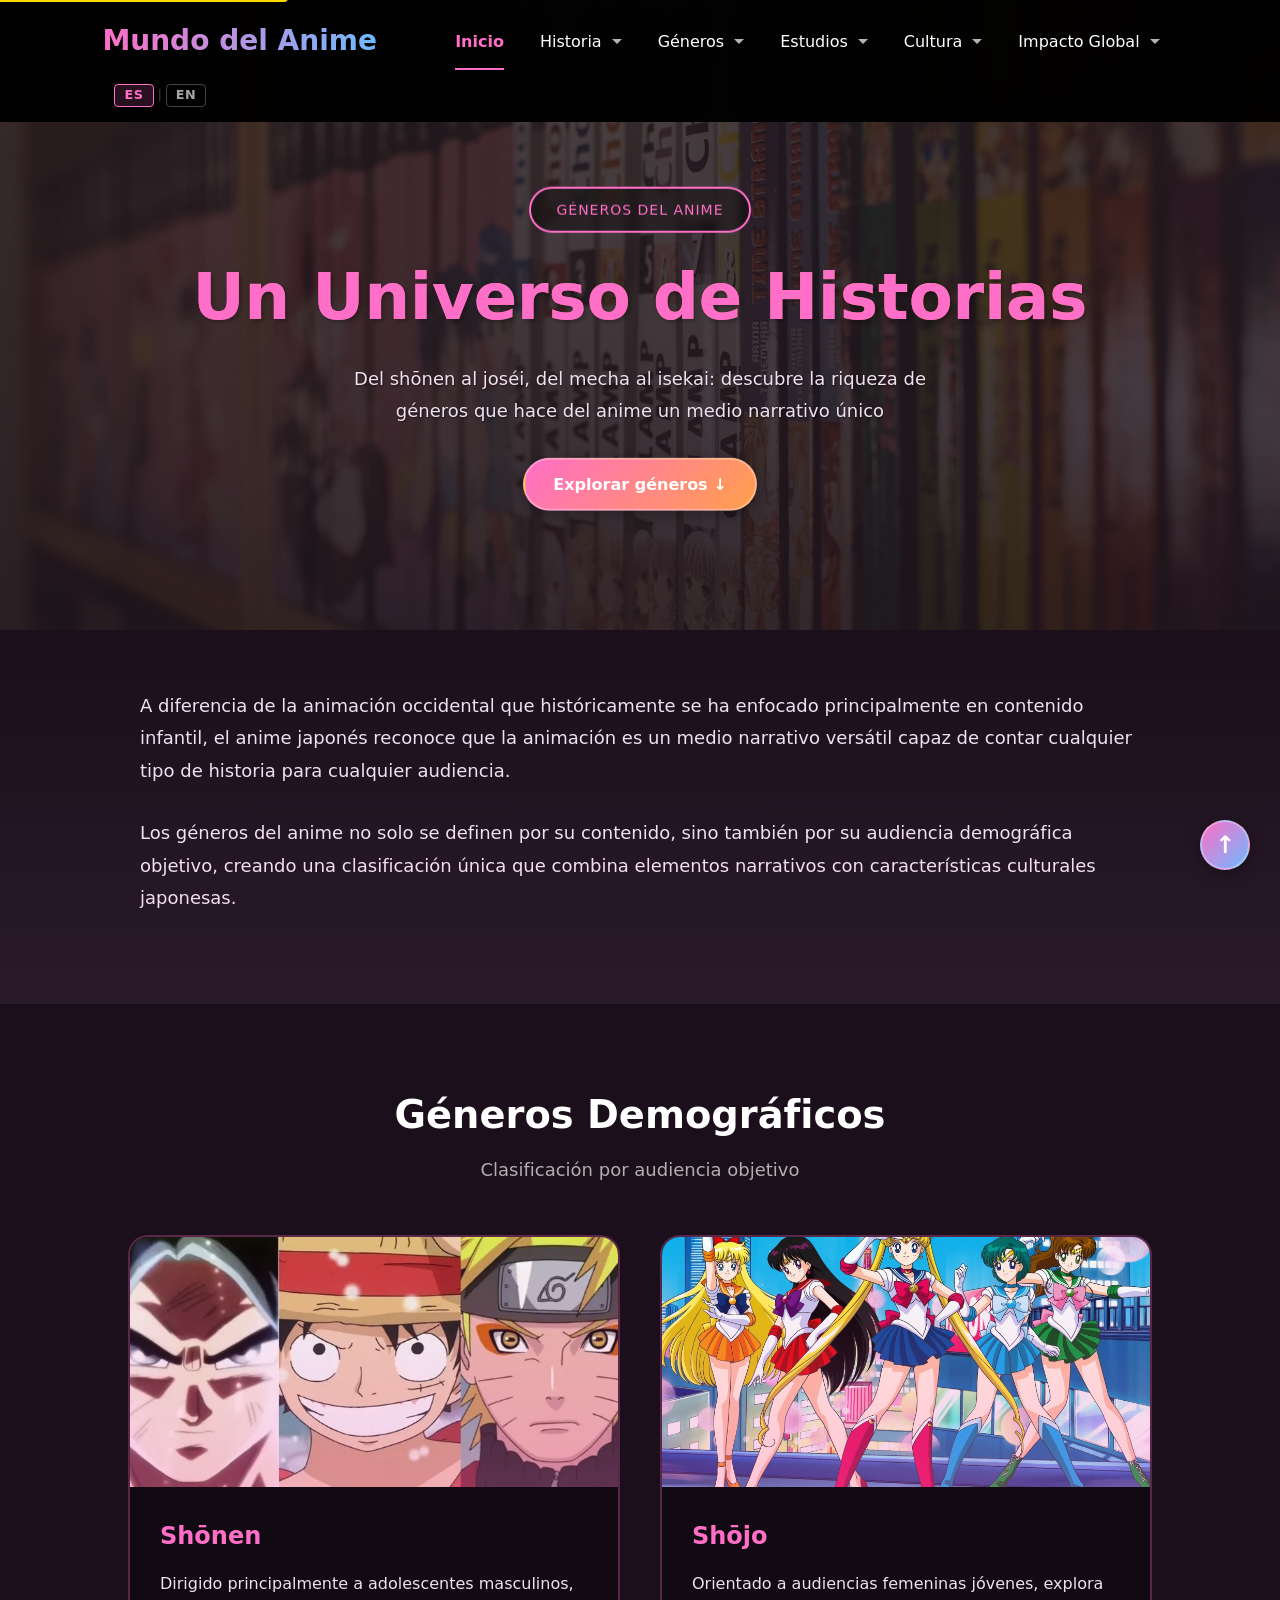
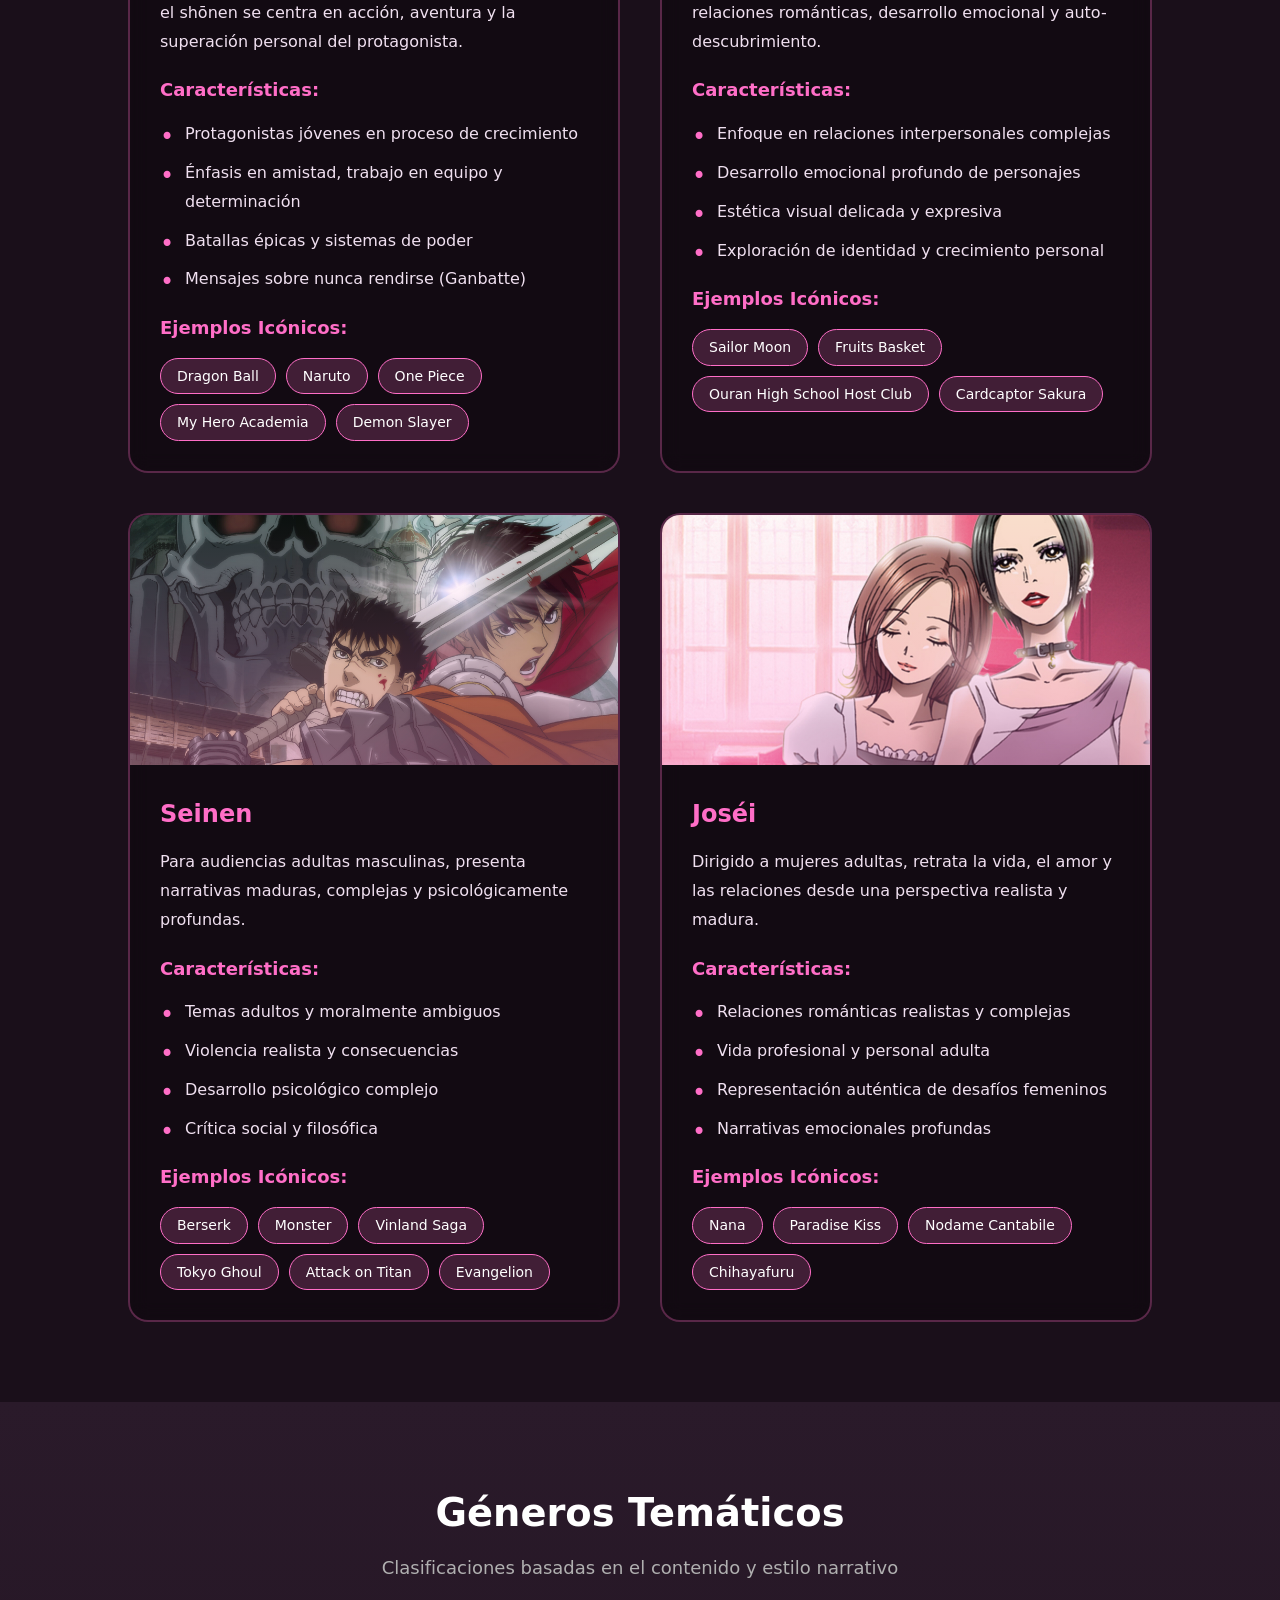
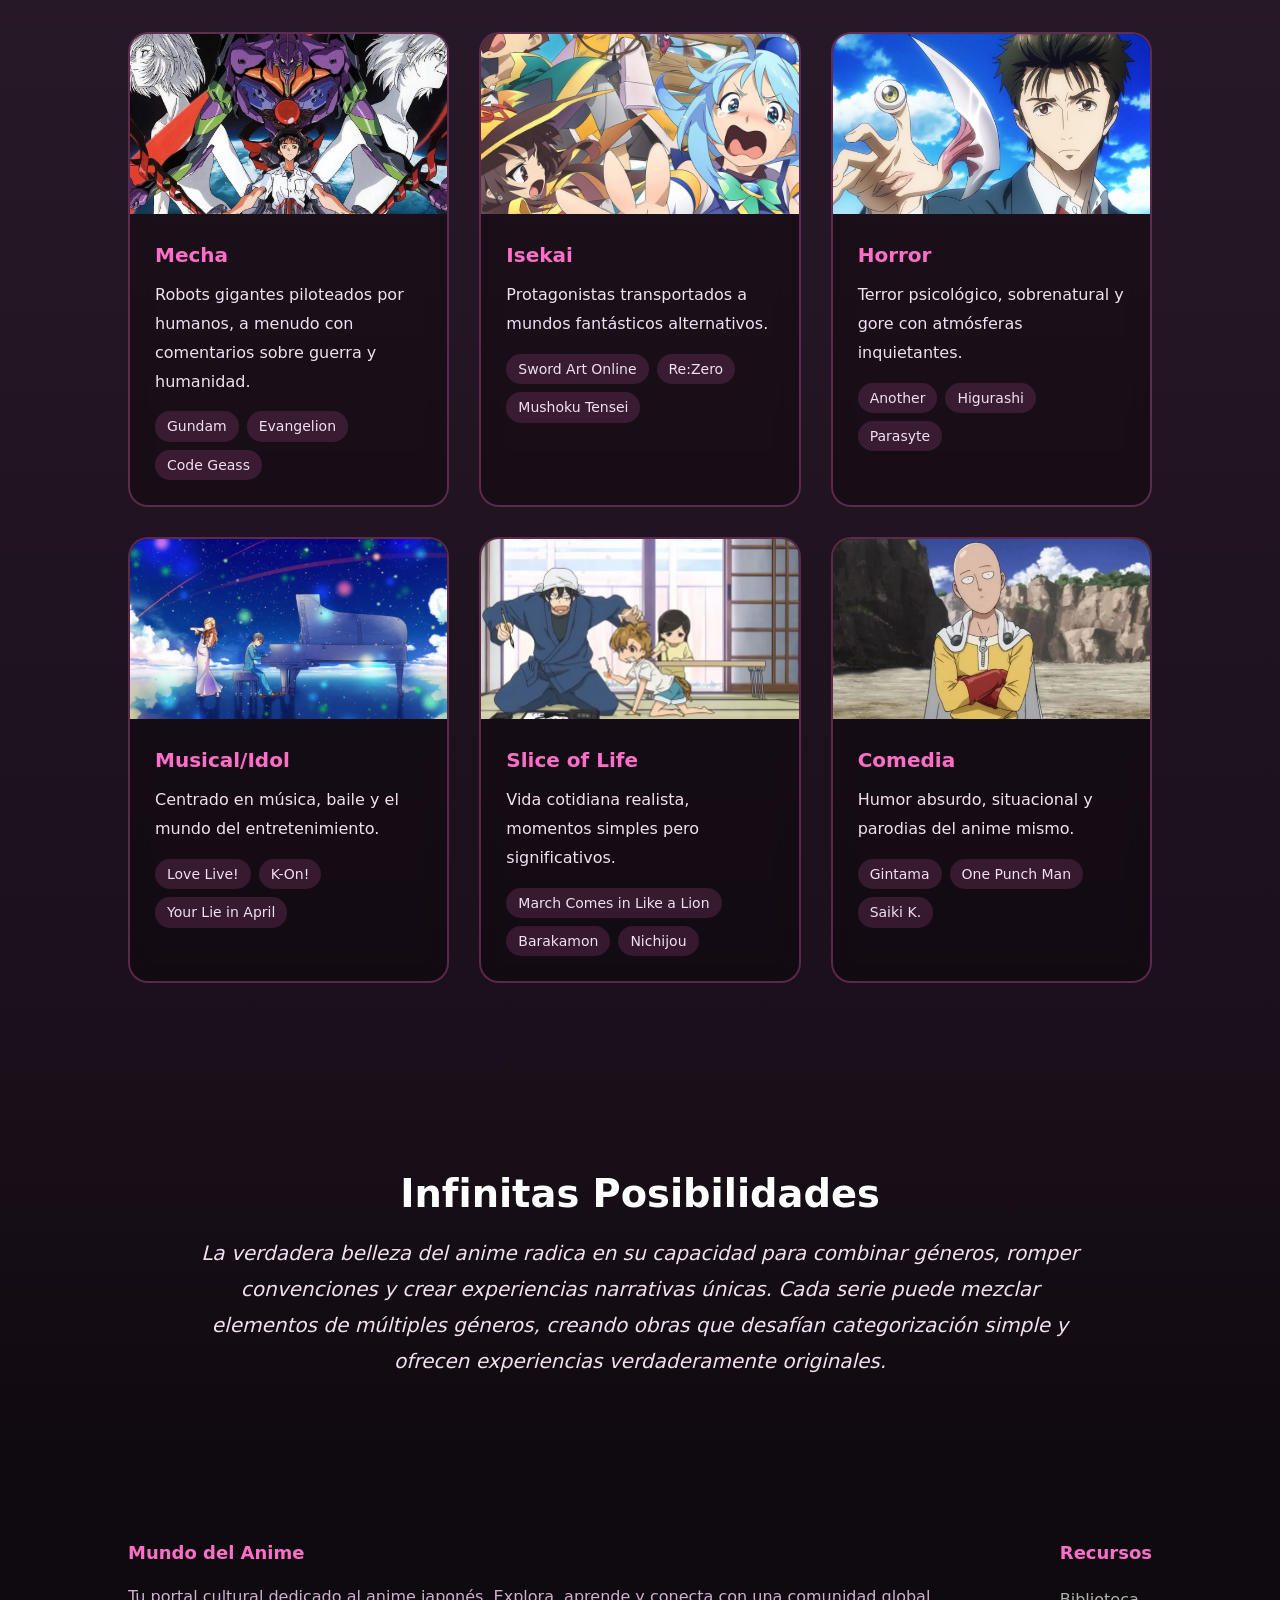
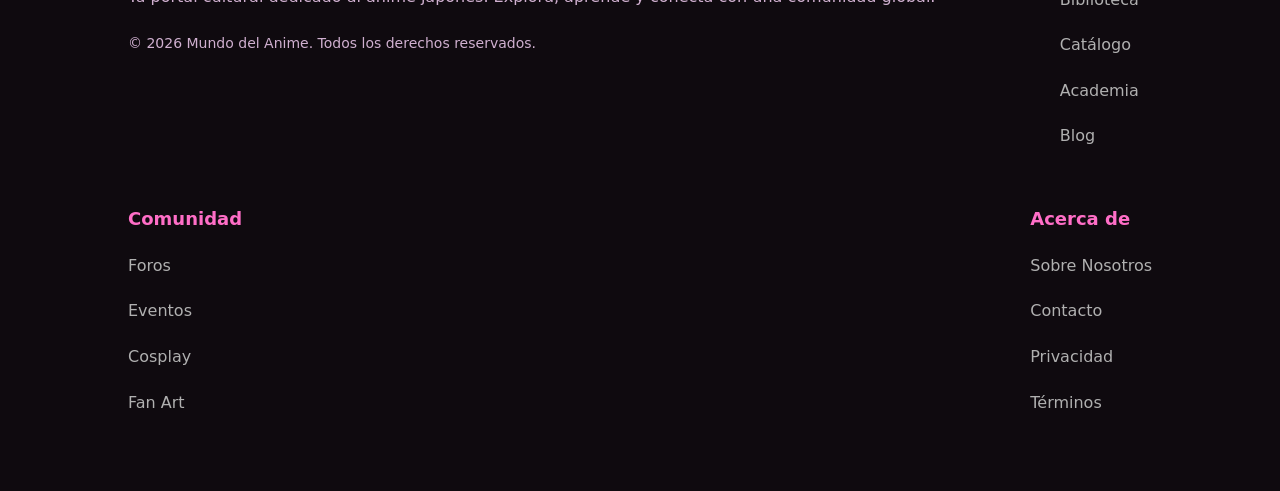
<file: generos.html>
<!DOCTYPE html>
<html lang="es">
<head>
    <meta charset="UTF-8">
    <meta name="viewport" content="width=device-width, initial-scale=1.0">
    <meta name="description" content="Descubre los géneros del anime: Shōnen, Shōjo, Seinen, Joséi y géneros temáticos como Mecha, Isekai, Horror y más. Guía completa de clasificación del anime japonés.">
    <title>Géneros del Anime - Mundo del Anime</title>
    <link rel="stylesheet" href="./CSS/estilos.css">
    <link rel="stylesheet" href="./CSS/dropdown.css">
    <link rel="stylesheet" href="./CSS/lang-selector.css">
    
    <link rel="preload" as="image" href="./Images/generos-bg.jpg" fetchpriority="high" media="(min-width: 1024px)">
    <link rel="preload" as="image" href="./Images/generos-bg-tablet.jpg" fetchpriority="high" media="(min-width: 768px) and (max-width: 1023px)">
    <link rel="preload" as="image" href="./Images/generos-bg-mobile.jpg" fetchpriority="high" media="(max-width: 767px)">
</head>
<body class="pagina-generos">

    <div style="position: absolute; top: 0; left: 0; width: 100%; height: 1px; overflow: hidden; opacity: 0.01;">
        <h1 style="margin:0; font-size:1px;">Géneros del Anime - Mundo del Anime</h1>
    </div>
    
    <a href="#main-content" class="skip-link">Saltar al contenido principal</a>

    <header role="banner">
        <button class="hamburger" id="hamburgerBtn" aria-label="Menú de navegación" aria-expanded="false">☰</button>
        <a href="index.html" class="logo" aria-label="Mundo del Anime - Inicio">Mundo del Anime</a>
        
        <nav role="navigation" aria-label="Navegación principal" id="mainNav">
            <ul class="nav-menu">
                <li><a href="index.html" class="nav-link" aria-current="page">Inicio</a></li>
                
                <!-- DROPDOWN: HISTORIA -->
                <li>
                    <button class="dropdown-btn" aria-expanded="false" aria-haspopup="true" aria-controls="dropdown-historia">
                        Historia
                        <span class="dropdown-arrow" aria-hidden="true"></span>
                    </button>
                    <ul class="dropdown-list" id="dropdown-historia" role="menu">
                        <li role="none"><a href="historia.html#periodo1-titulo" class="dropdown-item" role="menuitem">Los Orígenes</a></li>
                        <li role="none"><a href="historia.html#periodo2-titulo" class="dropdown-item" role="menuitem">Posguerra</a></li>
                        <li role="none"><a href="historia.html#periodo3-titulo" class="dropdown-item" role="menuitem">Era Dorada</a></li>
                        <li role="none"><a href="historia.html#periodo4-titulo" class="dropdown-item" role="menuitem">Expansión Global</a></li>
                        <li role="none"><a href="historia.html#periodo5-titulo" class="dropdown-item" role="menuitem">Era Digital</a></li>
                        <li role="none"><a href="historia.html#periodo6-titulo" class="dropdown-item" role="menuitem">Streaming</a></li>
                    </ul>
                </li>
                
                <!-- DROPDOWN: GÉNEROS -->
                <li>
                    <button class="dropdown-btn" aria-expanded="false" aria-haspopup="true" aria-controls="dropdown-generos">
                        Géneros
                        <span class="dropdown-arrow" aria-hidden="true"></span>
                    </button>
                    <ul class="dropdown-list" id="dropdown-generos" role="menu">
                        <li role="none"><a href="generos.html#demograficos-titulo" class="dropdown-item" role="menuitem">Demográficos</a></li>
                        <li role="none"><a href="generos.html#tematicos-titulo" class="dropdown-item" role="menuitem">Temáticos</a></li>
                    </ul>
                </li>
                
                <!-- DROPDOWN: ESTUDIOS -->
                <li>
                    <button class="dropdown-btn" aria-expanded="false" aria-haspopup="true" aria-controls="dropdown-estudios">
                        Estudios
                        <span class="dropdown-arrow" aria-hidden="true"></span>
                    </button>
                    <ul class="dropdown-list" id="dropdown-estudios" role="menu">
                        <li role="none"><a href="estudios.html#ghibli-titulo" class="dropdown-item" role="menuitem">Studio Ghibli</a></li>
                        <li role="none"><a href="estudios.html#kyoto-titulo" class="dropdown-item" role="menuitem">Kyoto Animation</a></li>
                        <li role="none"><a href="estudios.html#toei-titulo" class="dropdown-item" role="menuitem">Toei Animation</a></li>
                    </ul>
                </li>
                
                <!-- DROPDOWN: CULTURA -->
                <li>
                    <button class="dropdown-btn" aria-expanded="false" aria-haspopup="true" aria-controls="dropdown-cultura">
                        Cultura
                        <span class="dropdown-arrow" aria-hidden="true"></span>
                    </button>
                    <ul class="dropdown-list" id="dropdown-cultura" role="menu">
                        <li role="none"><a href="cultura.html#valores-titulo" class="dropdown-item" role="menuitem">Valores</a></li>
                        <li role="none"><a href="cultura.html#tradiciones-titulo" class="dropdown-item" role="menuitem">Tradiciones</a></li>
                        <li role="none"><a href="cultura.html#gastronomia-titulo" class="dropdown-item" role="menuitem">Gastronomía</a></li>
                        <li role="none"><a href="cultura.html#festivales-titulo" class="dropdown-item" role="menuitem">Festivales</a></li>
                    </ul>
                </li>
                
                <!-- DROPDOWN: IMPACTO GLOBAL -->
                <li>
                    <button class="dropdown-btn" aria-expanded="false" aria-haspopup="true" aria-controls="dropdown-impacto">
                        Impacto Global
                        <span class="dropdown-arrow" aria-hidden="true"></span>
                    </button>
                    <ul class="dropdown-list" id="dropdown-impacto" role="menu">
                        <li role="none"><a href="impacto.html#videojuegos-titulo" class="dropdown-item" role="menuitem">Videojuegos</a></li>
                        <li role="none"><a href="impacto.html#eventos-titulo" class="dropdown-item" role="menuitem">Eventos</a></li>
                        <li role="none"><a href="impacto.html#streaming-titulo" class="dropdown-item" role="menuitem">Streaming</a></li>
                        <li role="none"><a href="impacto.html#influencia-titulo" class="dropdown-item" role="menuitem">Influencia</a></li>
                    </ul>
                </li>
            </ul>
        </nav>
    </header>

    <main id="main-content" role="main">
        <section class="hero generos-hero" aria-label="Introducción a géneros de anime">
            <picture>
                <source media="(max-width: 767px)" srcset="/Images/generos-bg-mobile.jpg" width="768" height="400">
                <source media="(max-width: 1023px)" srcset="/Images/generos-bg-tablet.jpg" width="1024" height="500">
                <source media="(min-width: 1024px)" srcset="/Images/generos-bg.jpg" width="1920" height="600">
                <img src="./Images/generos-bg.jpg" 
                     alt="Collage de diversos libros de manga en una colección"
                     fetchpriority="high"
                     loading="eager"
                     style="position: absolute; top: 0; left: 0; width: 100%; height: 100%; object-fit: cover; z-index: -1;">
            </picture>
            <div class="hero-content-simple generos-hero-simple">
                <div class="portal generos-portal">GÉNEROS Y ESTILOS</div>
                <h1 class="titulo generos-titulo">Diversidad Narrativa</h1>
                <p class="generos-descripcion">El anime abarca todos los géneros narrativos imaginables, cada uno reflejando aspectos únicos de la cultura y sociedad japonesa.</p>
                <a href="#contenido-principal" class="hero-boton generos-boton">Explorar géneros ↓</a>
            </div>
        </section>

        <section class="introduccion-generos" id="contenido-principal" aria-labelledby="intro-generos">
            <h2 id="intro-generos" class="visually-hidden">Introducción</h2>
            <div class="contenedor">
                <p class="texto-intro">
                    A diferencia de la animación occidental que históricamente se ha enfocado principalmente en contenido infantil, el anime japonés reconoce que la animación es un medio narrativo versátil capaz de contar cualquier tipo de historia para cualquier audiencia.
                </p>
                <p class="texto-intro">
                    Los géneros del anime no solo se definen por su contenido, sino también por su audiencia demográfica objetivo, creando una clasificación única que combina elementos narrativos con características culturales japonesas.
                </p>
            </div>
        </section>

        <section class="demograficos" aria-labelledby="demograficos-titulo">
            <h2 id="demograficos-titulo" class="seccion-titulo">Géneros Demográficos</h2>
            <p class="seccion-subtitulo">Clasificación por audiencia objetivo</p>

            <div class="grid-demograficos">
                <article class="demografico-card" aria-labelledby="shonen-titulo">
                    <div class="demografico-imagen">
                        <img src="./Images/generos-shonen.jpg" alt="Collage de protagonistas de anime Shōnen mostrando a Goku, Naruto y Luffy" loading="lazy">
                        <div class="imagen-overlay"></div>
                    </div>
                    <div class="demografico-contenido">
                        <h3 id="shonen-titulo" class="genero-titulo">Shōnen</h3>
                        <p class="genero-descripcion">Dirigido principalmente a adolescentes masculinos, el shōnen se centra en acción, aventura y la superación personal del protagonista.</p>
                        
                        <div class="caracteristicas">
                            <h4>Características:</h4>
                            <ul>
                                <li>Protagonistas jóvenes en proceso de crecimiento</li>
                                <li>Énfasis en amistad, trabajo en equipo y determinación</li>
                                <li>Batallas épicas y sistemas de poder</li>
                                <li>Mensajes sobre nunca rendirse (Ganbatte)</li>
                            </ul>
                        </div>
                        
                        <div class="ejemplos">
                            <h4>Ejemplos Icónicos:</h4>
                            <div class="ejemplos-lista">
                                <span>Dragon Ball</span>
                                <span>Naruto</span>
                                <span>One Piece</span>
                                <span>My Hero Academia</span>
                                <span>Demon Slayer</span>
                            </div>
                        </div>
                    </div>
                </article>

                <article class="demografico-card" aria-labelledby="shojo-titulo">
                    <div class="demografico-imagen">
                        <img src="./Images/generos-shojo.jpg" alt="Ilustración de protagonistas de anime Shōjo incluyendo Sailor Moon" loading="lazy">
                        <div class="imagen-overlay"></div>
                    </div>
                    <div class="demografico-contenido">
                        <h3 id="shojo-titulo" class="genero-titulo">Shōjo</h3>
                        <p class="genero-descripcion">Orientado a audiencias femeninas jóvenes, explora relaciones románticas, desarrollo emocional y auto-descubrimiento.</p>
                        
                        <div class="caracteristicas">
                            <h4>Características:</h4>
                            <ul>
                                <li>Enfoque en relaciones interpersonales complejas</li>
                                <li>Desarrollo emocional profundo de personajes</li>
                                <li>Estética visual delicada y expresiva</li>
                                <li>Exploración de identidad y crecimiento personal</li>
                            </ul>
                        </div>
                        
                        <div class="ejemplos">
                            <h4>Ejemplos Icónicos:</h4>
                            <div class="ejemplos-lista">
                                <span>Sailor Moon</span>
                                <span>Fruits Basket</span>
                                <span>Ouran High School Host Club</span>
                                <span>Cardcaptor Sakura</span>
                            </div>
                        </div>
                    </div>
                </article>

                <article class="demografico-card" aria-labelledby="seinen-titulo">
                    <div class="demografico-imagen">
                        <img src="./Images/generos-seinen.jpg" alt="Imagen oscura representando anime Seinen con escenas de Berserk" loading="lazy">
                        <div class="imagen-overlay"></div>
                    </div>
                    <div class="demografico-contenido">
                        <h3 id="seinen-titulo" class="genero-titulo">Seinen</h3>
                        <p class="genero-descripcion">Para audiencias adultas masculinas, presenta narrativas maduras, complejas y psicológicamente profundas.</p>
                        
                        <div class="caracteristicas">
                            <h4>Características:</h4>
                            <ul>
                                <li>Temas adultos y moralmente ambiguos</li>
                                <li>Violencia realista y consecuencias</li>
                                <li>Desarrollo psicológico complejo</li>
                                <li>Crítica social y filosófica</li>
                            </ul>
                        </div>
                        
                        <div class="ejemplos">
                            <h4>Ejemplos Icónicos:</h4>
                            <div class="ejemplos-lista">
                                <span>Berserk</span>
                                <span>Monster</span>
                                <span>Vinland Saga</span>
                                <span>Tokyo Ghoul</span>
                                <span>Attack on Titan</span>
                                <span>Evangelion</span>
                            </div>
                        </div>
                    </div>
                </article>

                <article class="demografico-card" aria-labelledby="josei-titulo">
                    <div class="demografico-imagen">
                        <img src="./Images/generos-josei.jpg" alt="Escena realista de anime Joséi mostrando personajes adultos en situaciones cotidianas" loading="lazy">
                        <div class="imagen-overlay"></div>
                    </div>
                    <div class="demografico-contenido">
                        <h3 id="josei-titulo" class="genero-titulo">Joséi</h3>
                        <p class="genero-descripcion">Dirigido a mujeres adultas, retrata la vida, el amor y las relaciones desde una perspectiva realista y madura.</p>
                        
                        <div class="caracteristicas">
                            <h4>Características:</h4>
                            <ul>
                                <li>Relaciones románticas realistas y complejas</li>
                                <li>Vida profesional y personal adulta</li>
                                <li>Representación auténtica de desafíos femeninos</li>
                                <li>Narrativas emocionales profundas</li>
                            </ul>
                        </div>
                        
                        <div class="ejemplos">
                            <h4>Ejemplos Icónicos:</h4>
                            <div class="ejemplos-lista">
                                <span>Nana</span>
                                <span>Paradise Kiss</span>
                                <span>Nodame Cantabile</span>
                                <span>Chihayafuru</span>
                            </div>
                        </div>
                    </div>
                </article>
            </div>
        </section>

        <section class="tematicos" aria-labelledby="tematicos-titulo">
            <h2 id="tematicos-titulo" class="seccion-titulo">Géneros Temáticos</h2>
            <p class="seccion-subtitulo">Clasificaciones basadas en el contenido y estilo narrativo</p>

            <div class="grid-tematicos">
                <article class="tematico-card" aria-labelledby="mecha-titulo">
                    <div class="tematico-imagen">
                        <img src="./Images/generos-mecha.jpg" alt="Robot gigante Evangelion en plano armonioso junto a dos protagonistas" loading="lazy">
                    </div>
                    <div class="tematico-contenido">
                        <h3 id="mecha-titulo">Mecha</h3>
                        <p>Robots gigantes piloteados por humanos, a menudo con comentarios sobre guerra y humanidad.</p>
                        <div class="tematico-ejemplos">
                            <span>Gundam</span>
                            <span>Evangelion</span>
                            <span>Code Geass</span>
                        </div>
                    </div>
                </article>

                <article class="tematico-card" aria-labelledby="isekai-titulo">
                    <div class="tematico-imagen">
                        <img src="./Images/generos-isekai.jpg" alt="Personaje masculino acompañado de varios personajes femeninos en un mundo fantástico medieval" loading="lazy">
                    </div>
                    <div class="tematico-contenido">
                        <h3 id="isekai-titulo">Isekai</h3>
                        <p>Protagonistas transportados a mundos fantásticos alternativos.</p>
                        <div class="tematico-ejemplos">
                            <span>Sword Art Online</span>
                            <span>Re:Zero</span>
                            <span>Mushoku Tensei</span>
                        </div>
                    </div>
                </article>

                <article class="tematico-card" aria-labelledby="horror-titulo">
                    <div class="tematico-imagen">
                        <img src="./Images/generos-horror.jpg" alt="Escena de personaje con su mano, que es una criatura amorfa y deforme" loading="lazy">
                    </div>
                    <div class="tematico-contenido">
                        <h3 id="horror-titulo">Horror</h3>
                        <p>Terror psicológico, sobrenatural y gore con atmósferas inquietantes.</p>
                        <div class="tematico-ejemplos">
                            <span>Another</span>
                            <span>Higurashi</span>
                            <span>Parasyte</span>
                        </div>
                    </div>
                </article>

                <article class="tematico-card" aria-labelledby="musical-titulo">
                    <div class="tematico-imagen">
                        <img src="./Images/generos-musical.jpg" alt="Personajes de anime tocando el violin y el piano de manera sincronica" loading="lazy">
                    </div>
                    <div class="tematico-contenido">
                        <h3 id="musical-titulo">Musical/Idol</h3>
                        <p>Centrado en música, baile y el mundo del entretenimiento.</p>
                        <div class="tematico-ejemplos">
                            <span>Love Live!</span>
                            <span>K-On!</span>
                            <span>Your Lie in April</span>
                        </div>
                    </div>
                </article>

                <article class="tematico-card" aria-labelledby="slice-titulo">
                    <div class="tematico-imagen">
                        <img src="./Images/generos-sliceoflife.jpg" alt="Escena tranquila de vida cotidiana japonesa" loading="lazy">
                    </div>
                    <div class="tematico-contenido">
                        <h3 id="slice-titulo">Slice of Life</h3>
                        <p>Vida cotidiana realista, momentos simples pero significativos.</p>
                        <div class="tematico-ejemplos">
                            <span>March Comes in Like a Lion</span>
                            <span>Barakamon</span>
                            <span>Nichijou</span>
                        </div>
                    </div>
                </article>

                <article class="tematico-card" aria-labelledby="comedia-titulo">
                    <div class="tematico-imagen">
                        <img src="./Images/generos-comedia.jpg" alt="Personaje de anime en una pose tranquila con la vista confundida" loading="lazy">
                    </div>
                    <div class="tematico-contenido">
                        <h3 id="comedia-titulo">Comedia</h3>
                        <p>Humor absurdo, situacional y parodias del anime mismo.</p>
                        <div class="tematico-ejemplos">
                            <span>Gintama</span>
                            <span>One Punch Man</span>
                            <span>Saiki K.</span>
                        </div>
                    </div>
                </article>
            </div>
        </section>

        <section class="posibilidades" aria-labelledby="posibilidades-titulo">
            <div class="posibilidades-contenido">
                <h2 id="posibilidades-titulo" class="seccion-titulo">Infinitas Posibilidades</h2>
                <p class="texto-posibilidades">
                    La verdadera belleza del anime radica en su capacidad para combinar géneros, romper convenciones y crear experiencias narrativas únicas. Cada serie puede mezclar elementos de múltiples géneros, creando obras que desafían categorización simple y ofrecen experiencias verdaderamente originales.
                </p>
            </div>
        </section>
    </main>

    <footer role="contentinfo">
        <div>
            <h3>Mundo del Anime</h3>
            <p>Tu portal cultural dedicado al anime japonés. Explora, aprende y conecta con una comunidad global.</p>
            <p class="copyright">© 2026 Mundo del Anime. Todos los derechos reservados.</p>
        </div>
        <nav aria-label="Recursos">
            <h3>Recursos</h3>
            <ul>
                <li><a href="#" aria-label="Biblioteca de anime">Biblioteca</a></li>
                <li><a href="#" aria-label="Catálogo completo">Catálogo</a></li>
                <li><a href="#" aria-label="Academia de anime">Academia</a></li>
                <li><a href="#" aria-label="Blog de noticias">Blog</a></li>
            </ul>
        </nav>
        <nav aria-label="Comunidad">
            <h3>Comunidad</h3>
            <ul>
                <li><a href="#" aria-label="Foros de discusión">Foros</a></li>
                <li><a href="#" aria-label="Eventos de anime">Eventos</a></li>
                <li><a href="#" aria-label="Galería de Cosplay">Cosplay</a></li>
                <li><a href="#" aria-label="Fan Art de la comunidad">Fan Art</a></li>
            </ul>
        </nav>
        <nav aria-label="Información legal">
            <h3>Acerca de</h3>
            <ul>
                <li><a href="#" aria-label="Sobre nosotros">Sobre Nosotros</a></li>
                <li><a href="#" aria-label="Contacto">Contacto</a></li>
                <li><a href="#" aria-label="Política de privacidad">Privacidad</a></li>
                <li><a href="#" aria-label="Términos de uso">Términos</a></li>
            </ul>
        </nav>
    </footer>

    <a href="#" class="boton-subir" title="Volver arriba" aria-label="Volver al inicio de la página">↑</a>

    <script>
        (function() {
            'use strict';
            
            const botonSubir = document.querySelector('.boton-subir');
            if (botonSubir) {
                botonSubir.addEventListener('click', function(e) {
                    e.preventDefault();
                    window.scrollTo({ top: 0, behavior: 'smooth' });
                });
            }
            
            var hamburger = document.getElementById('hamburgerBtn');
            var navMenu = document.getElementById('mainNav');
            
            function resetMenuState() {
                if (window.innerWidth > 768) {
                    if (navMenu) navMenu.classList.remove('active');
                    if (hamburger) hamburger.style.display = 'none';
                } else {
                    if (hamburger) hamburger.style.display = 'block';
                    if (navMenu) navMenu.classList.remove('active');
                }
            }
            
            if (hamburger && navMenu) {
                resetMenuState();
                window.addEventListener('resize', resetMenuState);
                
                hamburger.addEventListener('click', function() {
                    navMenu.classList.toggle('active');
                });
                
                var enlaces = navMenu.querySelectorAll('a');
                for (var i = 0; i < enlaces.length; i++) {
                    enlaces[i].addEventListener('click', function() {
                        if (window.innerWidth <= 768) {
                            navMenu.classList.remove('active');
                        }
                    });
                }
            }
        })();
    </script>
    
    
    <script src="./JS/header-scroll.js"></script> 
    <script src="./JS/dropdown.js"></script>   
    <script src="./JS/traducciones.js"></script>
    <script src="./JS/animations.js"></script>
</body>
</html>
</file>
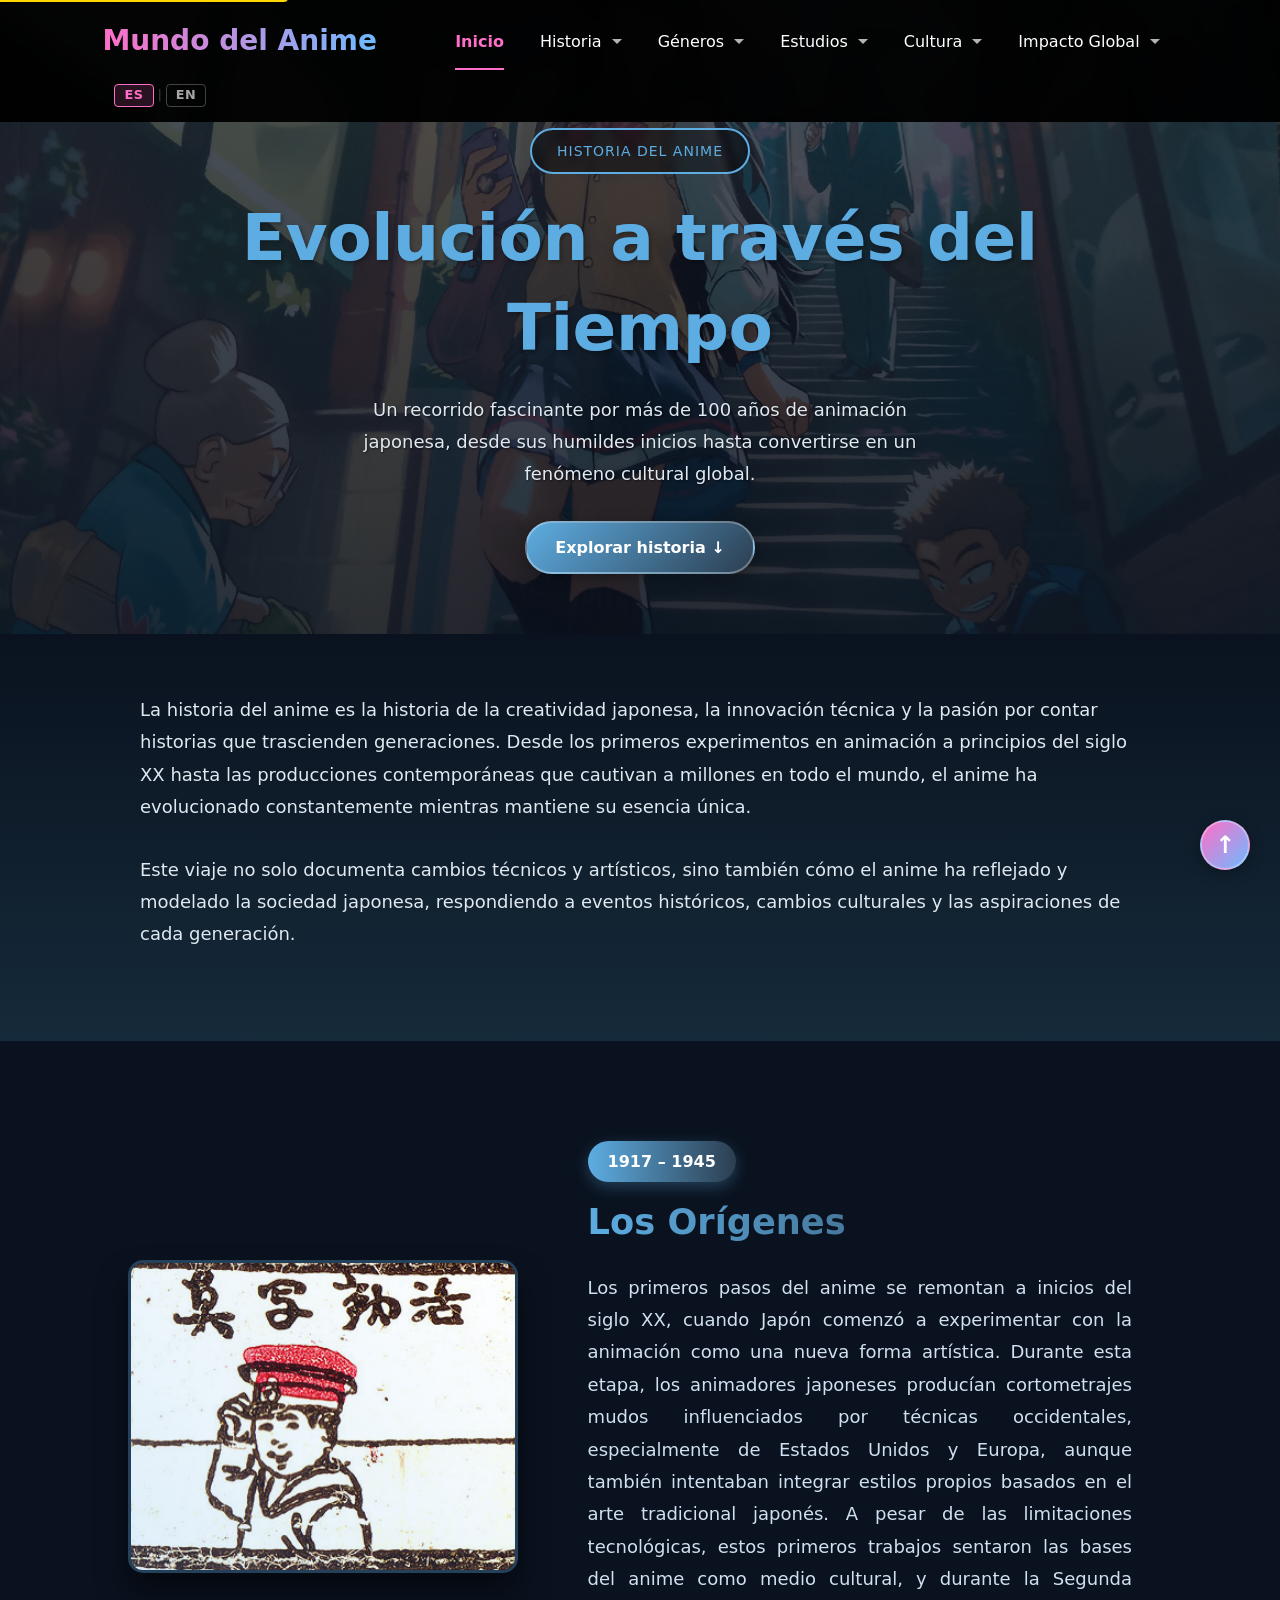
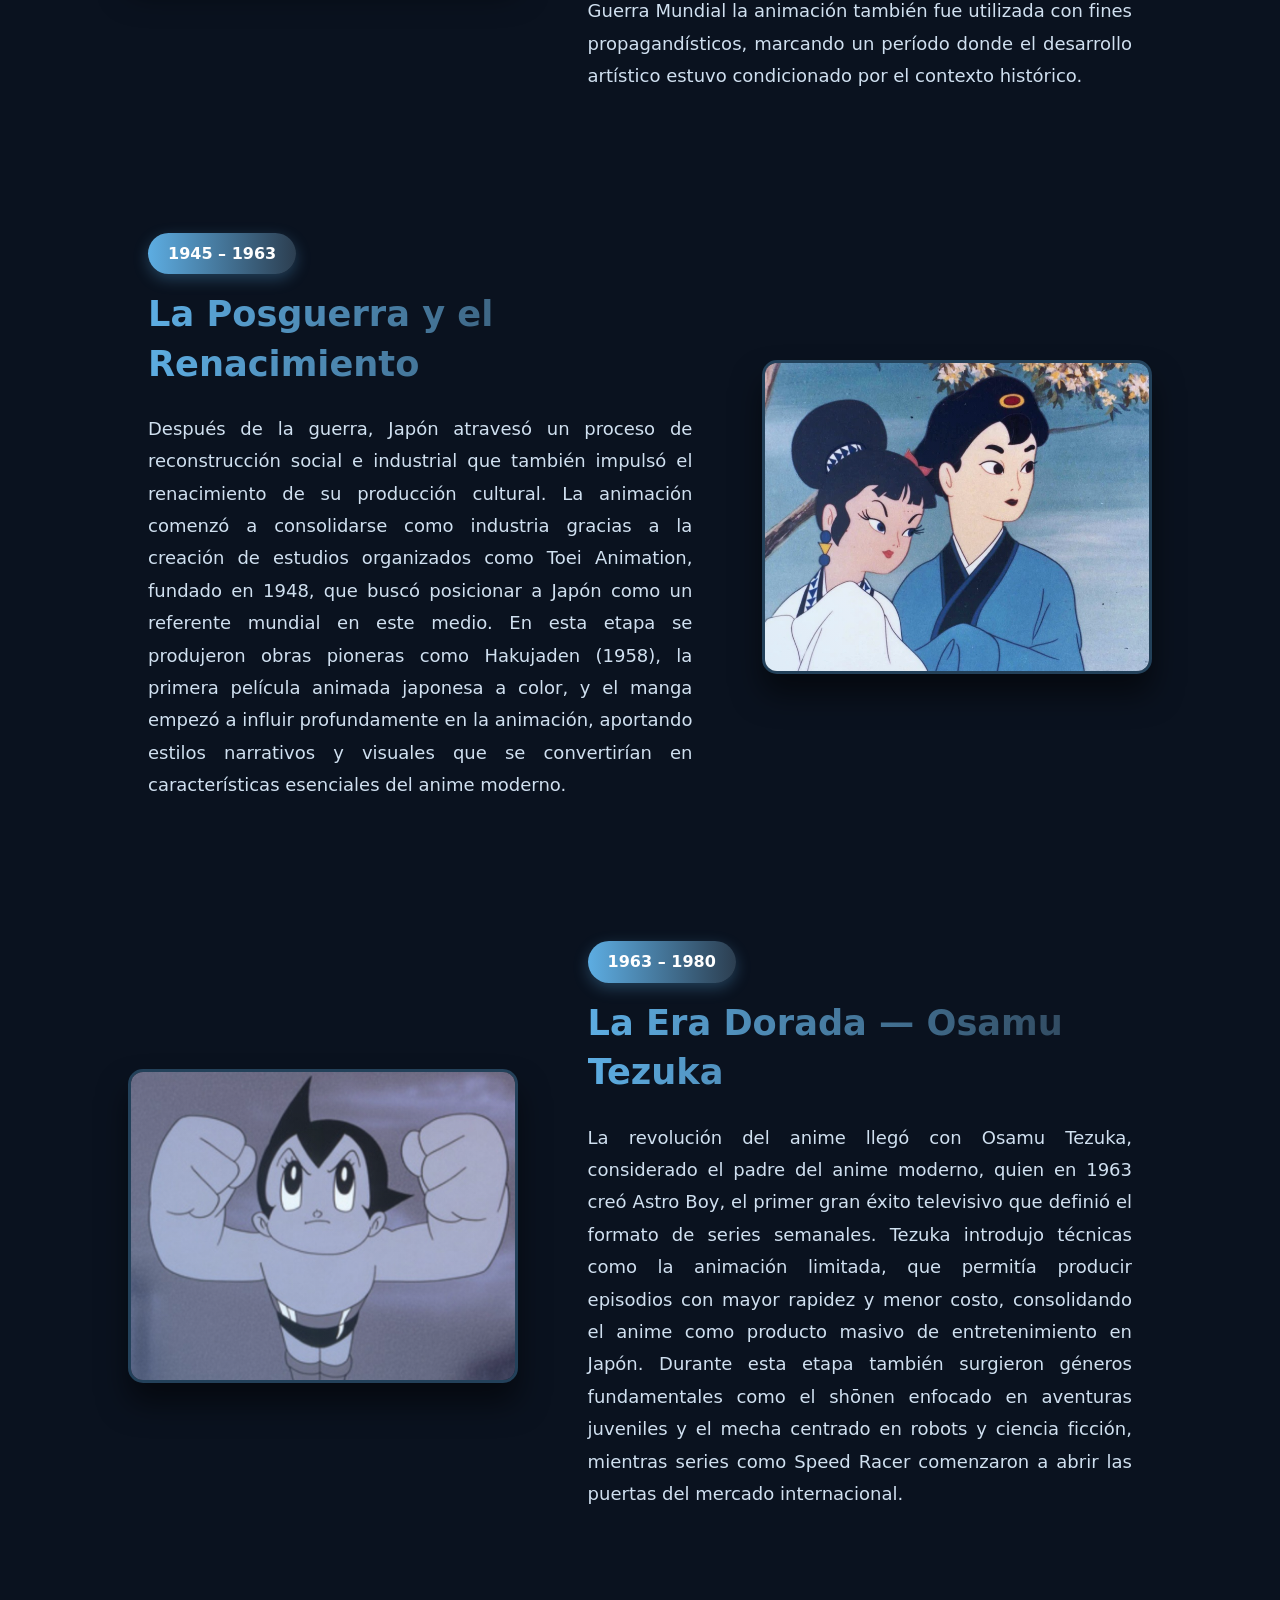
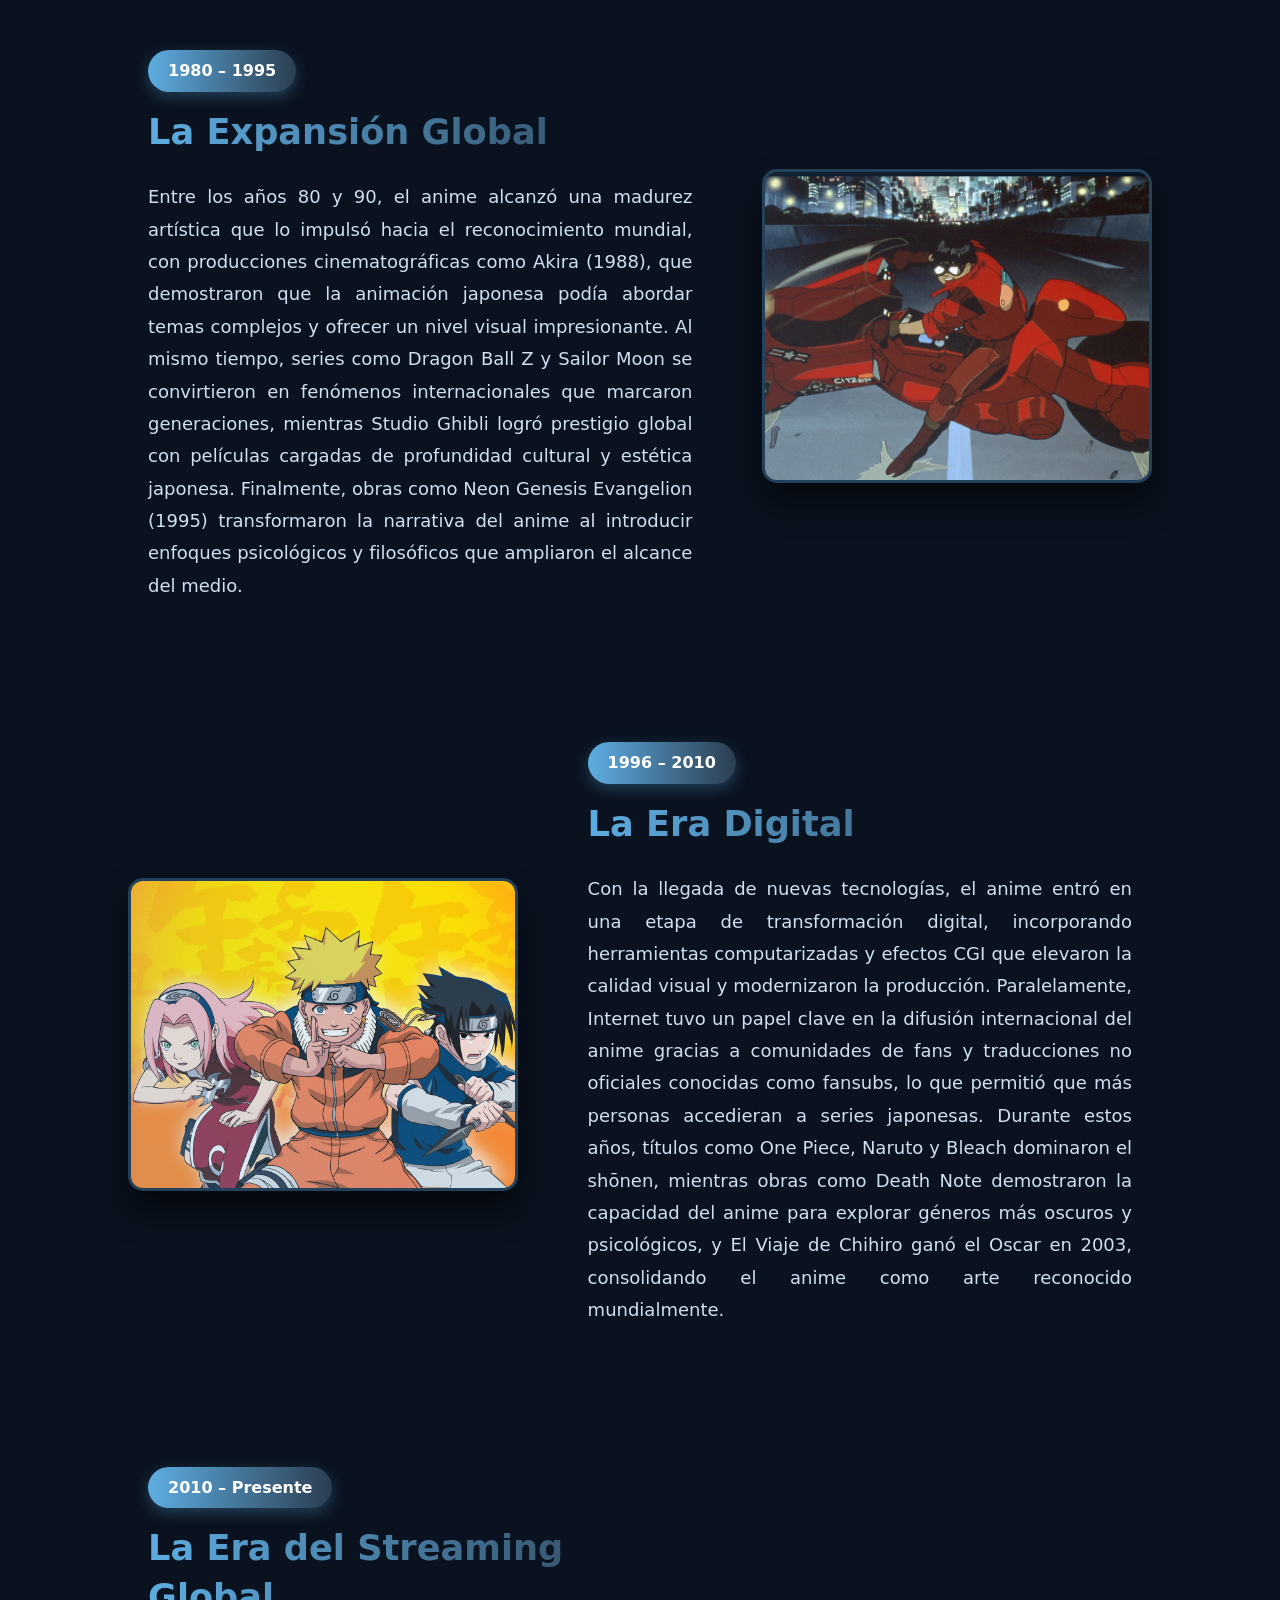
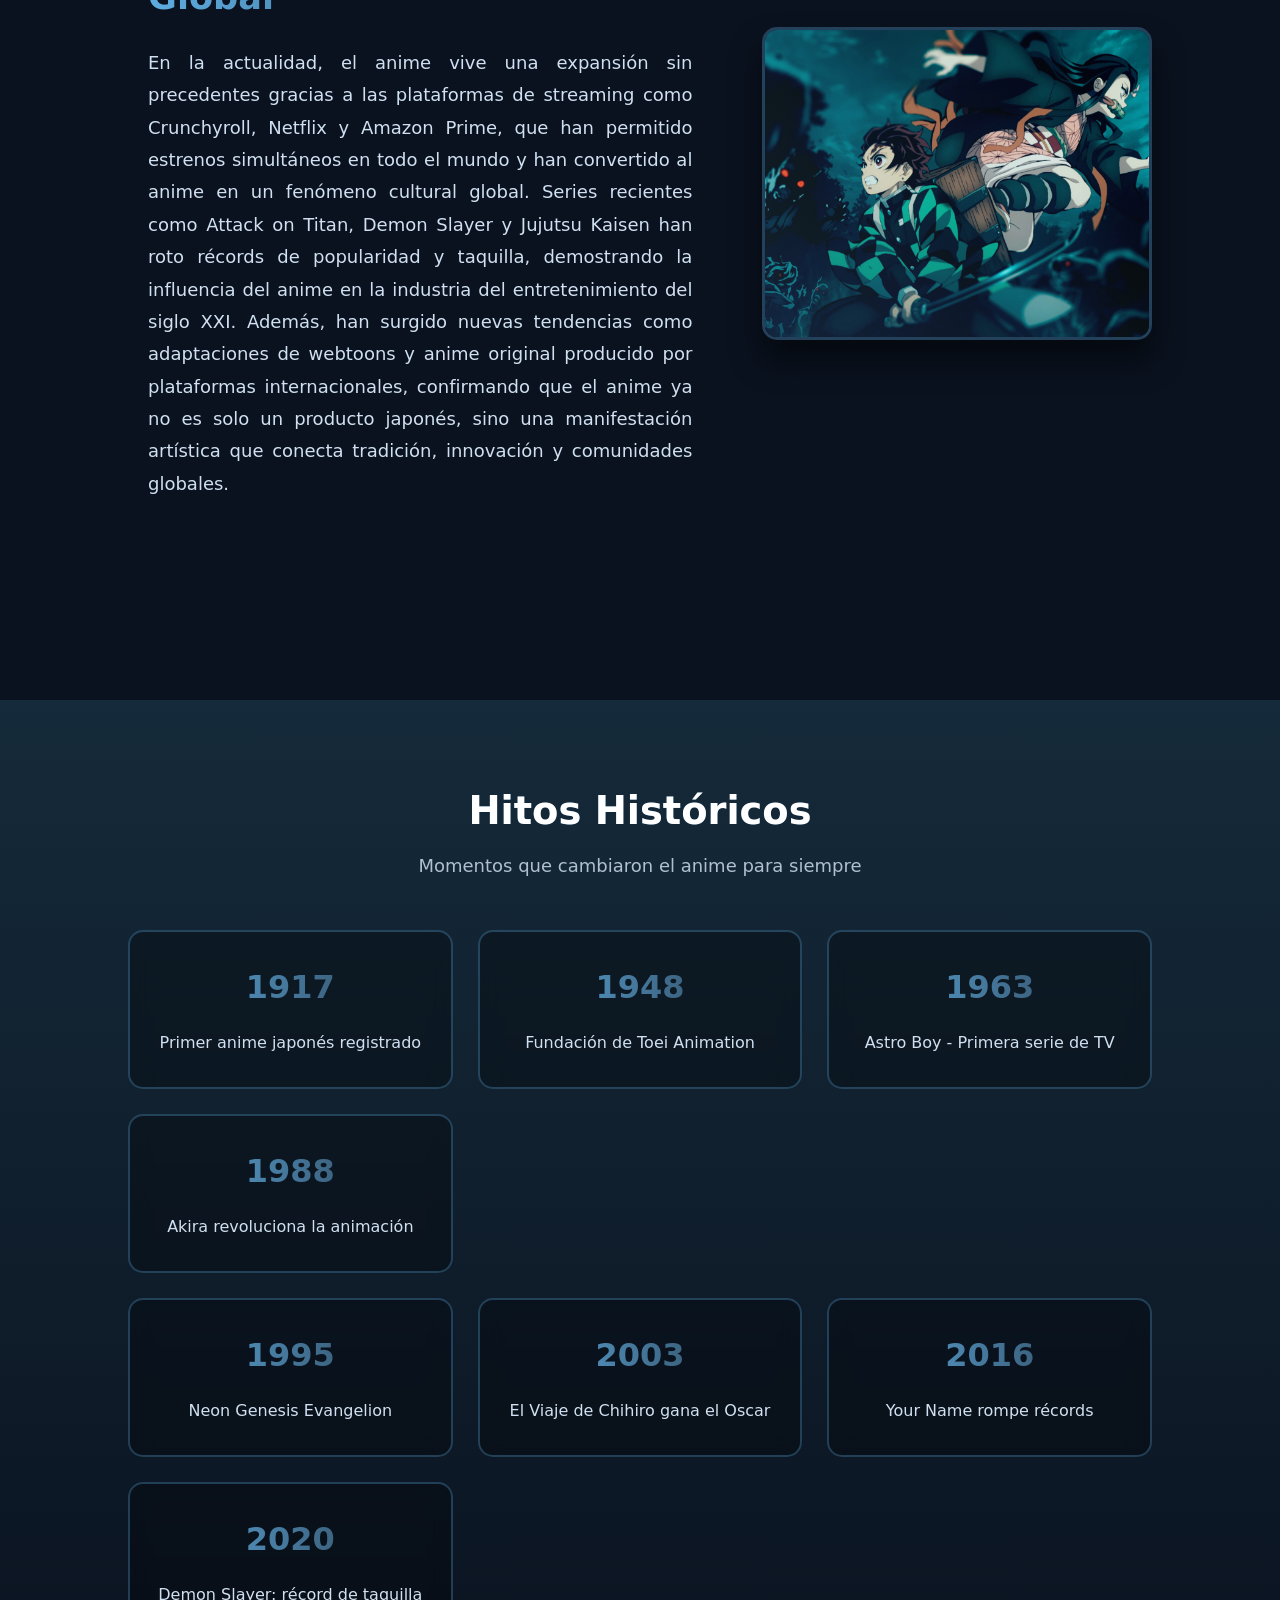
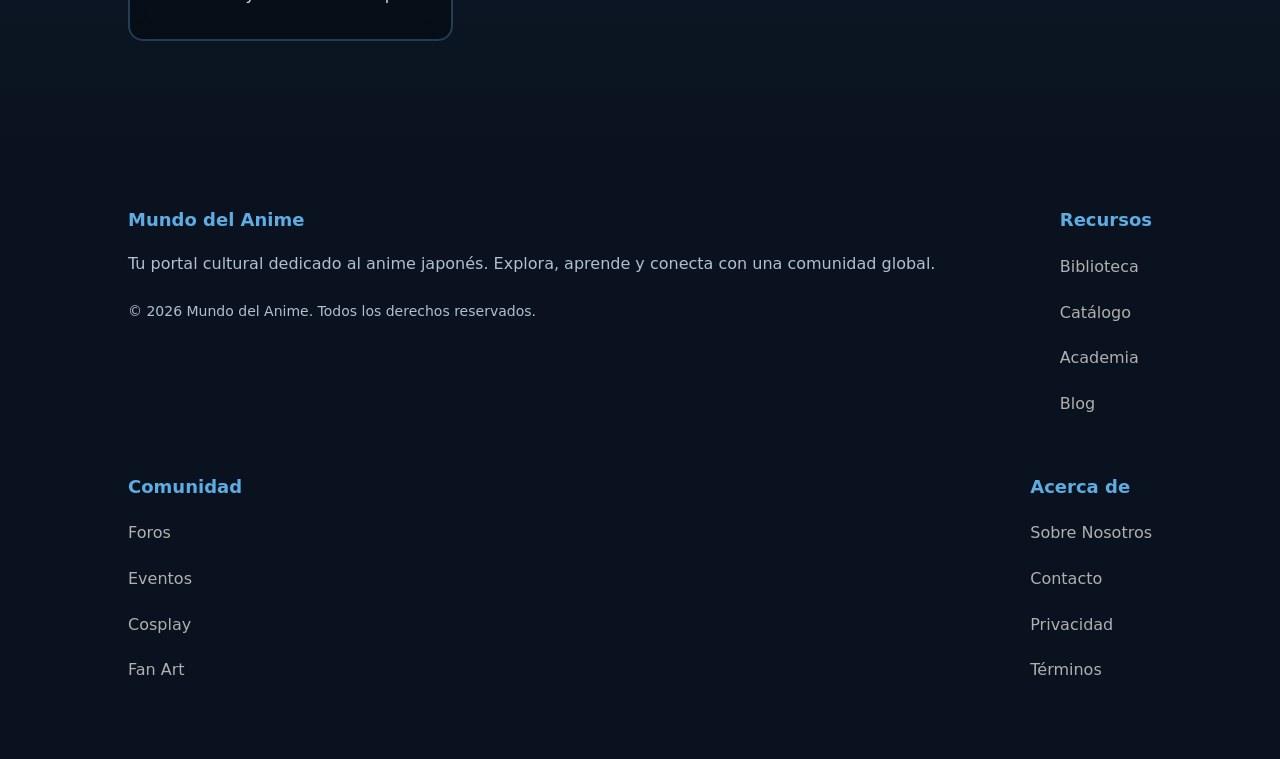
<file: historia.html>
<!DOCTYPE html>
<html lang="es">
<head>
    <meta charset="UTF-8">
    <meta name="viewport" content="width=device-width, initial-scale=1.0">
    <meta name="description" content="Historia del anime japonés - Desde sus orígenes en 1917 hasta la era del streaming global. Descubre la evolución de la animación japonesa.">
    <title>Historia del Anime - Mundo del Anime</title>
    <link rel="stylesheet" href="./CSS/estilos.css">
    <link rel="stylesheet" href="./CSS/dropdown.css">
    <link rel="stylesheet" href="./CSS/lang-selector.css">
    
    <link rel="preload" as="image" href="./Images/historia-bg.jpg" fetchpriority="high" media="(min-width: 1024px)">
    <link rel="preload" as="image" href="./Images/historia-bg-tablet.jpg" fetchpriority="high" media="(min-width: 768px) and (max-width: 1023px)">
    <link rel="preload" as="image" href="./Images/historia-bg-mobile.jpg" fetchpriority="high" media="(max-width: 767px)">
</head>
<body class="pagina-historia">

    <div style="position: absolute; top: 0; left: 0; width: 100%; height: 1px; overflow: hidden; opacity: 0.01;">
        <h1 style="margin:0; font-size:1px;">Historia del Anime - Mundo del Anime</h1>
    </div>
    
    <a href="#main-content" class="skip-link">Saltar al contenido principal</a>

    <header role="banner">
        <button class="hamburger" id="hamburgerBtn" aria-label="Menú de navegación" aria-expanded="false">☰</button>
        <a href="index.html" class="logo" aria-label="Mundo del Anime - Inicio">Mundo del Anime</a>
        
        <nav role="navigation" aria-label="Navegación principal" id="mainNav">
            <ul class="nav-menu">
                <li><a href="index.html" class="nav-link" aria-current="page">Inicio</a></li>
                
                <!-- DROPDOWN: HISTORIA -->
                <li>
                    <button class="dropdown-btn" aria-expanded="false" aria-haspopup="true" aria-controls="dropdown-historia">
                        Historia
                        <span class="dropdown-arrow" aria-hidden="true"></span>
                    </button>
                    <ul class="dropdown-list" id="dropdown-historia" role="menu">
                        <li role="none"><a href="historia.html#periodo1-titulo" class="dropdown-item" role="menuitem">Los Orígenes</a></li>
                        <li role="none"><a href="historia.html#periodo2-titulo" class="dropdown-item" role="menuitem">Posguerra</a></li>
                        <li role="none"><a href="historia.html#periodo3-titulo" class="dropdown-item" role="menuitem">Era Dorada</a></li>
                        <li role="none"><a href="historia.html#periodo4-titulo" class="dropdown-item" role="menuitem">Expansión Global</a></li>
                        <li role="none"><a href="historia.html#periodo5-titulo" class="dropdown-item" role="menuitem">Era Digital</a></li>
                        <li role="none"><a href="historia.html#periodo6-titulo" class="dropdown-item" role="menuitem">Streaming</a></li>
                    </ul>
                </li>
                
                <!-- DROPDOWN: GÉNEROS -->
                <li>
                    <button class="dropdown-btn" aria-expanded="false" aria-haspopup="true" aria-controls="dropdown-generos">
                        Géneros
                        <span class="dropdown-arrow" aria-hidden="true"></span>
                    </button>
                    <ul class="dropdown-list" id="dropdown-generos" role="menu">
                        <li role="none"><a href="generos.html#demograficos-titulo" class="dropdown-item" role="menuitem">Demográficos</a></li>
                        <li role="none"><a href="generos.html#tematicos-titulo" class="dropdown-item" role="menuitem">Temáticos</a></li>
                    </ul>
                </li>
                
                <!-- DROPDOWN: ESTUDIOS -->
                <li>
                    <button class="dropdown-btn" aria-expanded="false" aria-haspopup="true" aria-controls="dropdown-estudios">
                        Estudios
                        <span class="dropdown-arrow" aria-hidden="true"></span>
                    </button>
                    <ul class="dropdown-list" id="dropdown-estudios" role="menu">
                        <li role="none"><a href="estudios.html#ghibli-titulo" class="dropdown-item" role="menuitem">Studio Ghibli</a></li>
                        <li role="none"><a href="estudios.html#kyoto-titulo" class="dropdown-item" role="menuitem">Kyoto Animation</a></li>
                        <li role="none"><a href="estudios.html#toei-titulo" class="dropdown-item" role="menuitem">Toei Animation</a></li>
                    </ul>
                </li>
                
                <!-- DROPDOWN: CULTURA -->
                <li>
                    <button class="dropdown-btn" aria-expanded="false" aria-haspopup="true" aria-controls="dropdown-cultura">
                        Cultura
                        <span class="dropdown-arrow" aria-hidden="true"></span>
                    </button>
                    <ul class="dropdown-list" id="dropdown-cultura" role="menu">
                        <li role="none"><a href="cultura.html#valores-titulo" class="dropdown-item" role="menuitem">Valores</a></li>
                        <li role="none"><a href="cultura.html#tradiciones-titulo" class="dropdown-item" role="menuitem">Tradiciones</a></li>
                        <li role="none"><a href="cultura.html#gastronomia-titulo" class="dropdown-item" role="menuitem">Gastronomía</a></li>
                        <li role="none"><a href="cultura.html#festivales-titulo" class="dropdown-item" role="menuitem">Festivales</a></li>
                    </ul>
                </li>
                
                <!-- DROPDOWN: IMPACTO GLOBAL -->
                <li>
                    <button class="dropdown-btn" aria-expanded="false" aria-haspopup="true" aria-controls="dropdown-impacto">
                        Impacto Global
                        <span class="dropdown-arrow" aria-hidden="true"></span>
                    </button>
                    <ul class="dropdown-list" id="dropdown-impacto" role="menu">
                        <li role="none"><a href="impacto.html#videojuegos-titulo" class="dropdown-item" role="menuitem">Videojuegos</a></li>
                        <li role="none"><a href="impacto.html#eventos-titulo" class="dropdown-item" role="menuitem">Eventos</a></li>
                        <li role="none"><a href="impacto.html#streaming-titulo" class="dropdown-item" role="menuitem">Streaming</a></li>
                        <li role="none"><a href="impacto.html#influencia-titulo" class="dropdown-item" role="menuitem">Influencia</a></li>
                    </ul>
                </li>
            </ul>
        </nav>
    </header>

    <main id="main-content" role="main">
        <section class="hero historia-hero" aria-label="Introducción a la historia del anime">
            <picture>
                <source media="(max-width: 767px)" srcset="/Images/historia-bg-mobile.jpg" width="768" height="400">
                <source media="(max-width: 1023px)" srcset="/Images/historia-bg-tablet.jpg" width="1024" height="500">
                <source media="(min-width: 1024px)" srcset="/Images/historia-bg.jpg" width="1920" height="600">
                <img src="./Images/historia-bg.jpg" 
                     alt="Fondo de una chica japonesa de anime en una calle angosta juntos dos personajes, una anciana y un joven"
                     fetchpriority="high"
                     loading="eager"
                     style="position: absolute; top: 0; left: 0; width: 100%; height: 100%; object-fit: cover; z-index: -1;">
            </picture>
            <div class="hero-content-simple historia-hero-simple">
                <div class="portal historia-portal">HISTORIA DEL ANIME</div>
                <h1 class="titulo historia-titulo">Evolución a través del Tiempo</h1>
                <p class="historia-descripcion">Un recorrido fascinante por más de 100 años de animación japonesa, desde sus humildes inicios hasta convertirse en un fenómeno cultural global.</p>
                <a href="#contenido-principal" class="hero-boton historia-boton">Explorar historia ↓</a>
            </div>
        </section>

        <section class="introduccion-historia" id="contenido-principal" aria-labelledby="intro-historia">
            <h2 id="intro-historia" class="visually-hidden">Introducción</h2>
            <div class="contenedor">
                <p class="texto-intro">
                    La historia del anime es la historia de la creatividad japonesa, la innovación técnica y la pasión por contar historias que trascienden generaciones. Desde los primeros experimentos en animación a principios del siglo XX hasta las producciones contemporáneas que cautivan a millones en todo el mundo, el anime ha evolucionado constantemente mientras mantiene su esencia única.
                </p>
                <p class="texto-intro">
                    Este viaje no solo documenta cambios técnicos y artísticos, sino también cómo el anime ha reflejado y modelado la sociedad japonesa, respondiendo a eventos históricos, cambios culturales y las aspiraciones de cada generación.
                </p>
            </div>
        </section>

        <section class="periodos-historia" aria-labelledby="periodos-titulo">
            <h2 id="periodos-titulo" class="visually-hidden">Períodos Históricos</h2>
            
            <article class="periodo" aria-labelledby="periodo1-titulo">
                <div class="periodo-imagen">
                    <img src="./Images/historia-origenes.jpg" alt="Fotografía del primer anime japones registrado en la historia, que muestra a un chico sosteniendo su gorro" loading="lazy">
                    <div class="imagen-overlay"></div>
                </div>
                <div class="periodo-contenido">
                    <div class="periodo-header">
                        <span class="fecha">1917 – 1945</span>
                        <h2 id="periodo1-titulo" class="periodo-titulo">Los Orígenes</h2>
                    </div>
                    <p>
                        Los primeros pasos del anime se remontan a inicios del siglo XX, cuando Japón comenzó a experimentar con la animación como una nueva forma artística. Durante esta etapa, los animadores japoneses producían cortometrajes mudos influenciados por técnicas occidentales, especialmente de Estados Unidos y Europa, aunque también intentaban integrar estilos propios basados en el arte tradicional japonés. A pesar de las limitaciones tecnológicas, estos primeros trabajos sentaron las bases del anime como medio cultural, y durante la Segunda Guerra Mundial la animación también fue utilizada con fines propagandísticos, marcando un período donde el desarrollo artístico estuvo condicionado por el contexto histórico.
                    </p>
                </div>
            </article>

            <article class="periodo reverse" aria-labelledby="periodo2-titulo">
                <div class="periodo-imagen">
                    <img src="./Images/historia-posguerra.jpg" alt="Dos personajes juntos, con vestiduras clasicas del japón feudal observando una mariposa" loading="lazy">
                    <div class="imagen-overlay"></div>
                </div>
                <div class="periodo-contenido">
                    <div class="periodo-header">
                        <span class="fecha">1945 – 1963</span>
                        <h2 id="periodo2-titulo" class="periodo-titulo">La Posguerra y el Renacimiento</h2>
                    </div>
                    <p>
                        Después de la guerra, Japón atravesó un proceso de reconstrucción social e industrial que también impulsó el renacimiento de su producción cultural. La animación comenzó a consolidarse como industria gracias a la creación de estudios organizados como Toei Animation, fundado en 1948, que buscó posicionar a Japón como un referente mundial en este medio. En esta etapa se produjeron obras pioneras como Hakujaden (1958), la primera película animada japonesa a color, y el manga empezó a influir profundamente en la animación, aportando estilos narrativos y visuales que se convertirían en características esenciales del anime moderno.
                    </p>
                </div>
            </article>

            <article class="periodo" aria-labelledby="periodo3-titulo">
                <div class="periodo-imagen">
                    <img src="./Images/historia-tezuka.jpg" alt="Ilustración de Astro Boy, el personaje icónico creado por Osamu Tezuka en 1963" loading="lazy">
                    <div class="imagen-overlay"></div>
                </div>
                <div class="periodo-contenido">
                    <div class="periodo-header">
                        <span class="fecha">1963 – 1980</span>
                        <h2 id="periodo3-titulo" class="periodo-titulo">La Era Dorada — Osamu Tezuka</h2>
                    </div>
                    <p>
                        La revolución del anime llegó con Osamu Tezuka, considerado el padre del anime moderno, quien en 1963 creó Astro Boy, el primer gran éxito televisivo que definió el formato de series semanales. Tezuka introdujo técnicas como la animación limitada, que permitía producir episodios con mayor rapidez y menor costo, consolidando el anime como producto masivo de entretenimiento en Japón. Durante esta etapa también surgieron géneros fundamentales como el shōnen enfocado en aventuras juveniles y el mecha centrado en robots y ciencia ficción, mientras series como Speed Racer comenzaron a abrir las puertas del mercado internacional.
                    </p>
                </div>
            </article>

            <article class="periodo reverse" aria-labelledby="periodo4-titulo">
                <div class="periodo-imagen">
                    <img src="./Images/historia-akira.jpg" alt="Póster de la película Akira de 1988, mostrando a Kaneda en su moto roja" loading="lazy">
                    <div class="imagen-overlay"></div>
                </div>
                <div class="periodo-contenido">
                    <div class="periodo-header">
                        <span class="fecha">1980 – 1995</span>
                        <h2 id="periodo4-titulo" class="periodo-titulo">La Expansión Global</h2>
                    </div>
                    <p>
                        Entre los años 80 y 90, el anime alcanzó una madurez artística que lo impulsó hacia el reconocimiento mundial, con producciones cinematográficas como Akira (1988), que demostraron que la animación japonesa podía abordar temas complejos y ofrecer un nivel visual impresionante. Al mismo tiempo, series como Dragon Ball Z y Sailor Moon se convirtieron en fenómenos internacionales que marcaron generaciones, mientras Studio Ghibli logró prestigio global con películas cargadas de profundidad cultural y estética japonesa. Finalmente, obras como Neon Genesis Evangelion (1995) transformaron la narrativa del anime al introducir enfoques psicológicos y filosóficos que ampliaron el alcance del medio.
                    </p>
                </div>
            </article>

            <article class="periodo" aria-labelledby="periodo5-titulo">
                <div class="periodo-imagen">
                    <img src="./Images/historia-digital.jpg" alt="Collage de personajes populares de la era digital del anime, se muestran a Naruto, Sasuke y Sakura" loading="lazy">
                    <div class="imagen-overlay"></div>
                </div>
                <div class="periodo-contenido">
                    <div class="periodo-header">
                        <span class="fecha">1996 – 2010</span>
                        <h2 id="periodo5-titulo" class="periodo-titulo">La Era Digital</h2>
                    </div>
                    <p>
                        Con la llegada de nuevas tecnologías, el anime entró en una etapa de transformación digital, incorporando herramientas computarizadas y efectos CGI que elevaron la calidad visual y modernizaron la producción. Paralelamente, Internet tuvo un papel clave en la difusión internacional del anime gracias a comunidades de fans y traducciones no oficiales conocidas como fansubs, lo que permitió que más personas accedieran a series japonesas. Durante estos años, títulos como One Piece, Naruto y Bleach dominaron el shōnen, mientras obras como Death Note demostraron la capacidad del anime para explorar géneros más oscuros y psicológicos, y El Viaje de Chihiro ganó el Oscar en 2003, consolidando el anime como arte reconocido mundialmente.
                    </p>
                </div>
            </article>

            <article class="periodo reverse" aria-labelledby="periodo6-titulo">
                <div class="periodo-imagen">
                    <img src="./Images/historia-streaming.jpg" alt="Imagen representativa de la era del streaming con personajes modernos de anime, Kimetsu no Yaiba" loading="lazy">
                    <div class="imagen-overlay"></div>
                </div>
                <div class="periodo-contenido">
                    <div class="periodo-header">
                        <span class="fecha">2010 – Presente</span>
                        <h2 id="periodo6-titulo" class="periodo-titulo">La Era del Streaming Global</h2>
                    </div>
                    <p>
                        En la actualidad, el anime vive una expansión sin precedentes gracias a las plataformas de streaming como Crunchyroll, Netflix y Amazon Prime, que han permitido estrenos simultáneos en todo el mundo y han convertido al anime en un fenómeno cultural global. Series recientes como Attack on Titan, Demon Slayer y Jujutsu Kaisen han roto récords de popularidad y taquilla, demostrando la influencia del anime en la industria del entretenimiento del siglo XXI. Además, han surgido nuevas tendencias como adaptaciones de webtoons y anime original producido por plataformas internacionales, confirmando que el anime ya no es solo un producto japonés, sino una manifestación artística que conecta tradición, innovación y comunidades globales.
                    </p>
                </div>
            </article>
        </section>

        <section class="hitos-historia" aria-labelledby="hitos-titulo">
            <h2 id="hitos-titulo" class="seccion-titulo">Hitos Históricos</h2>
            <p class="seccion-subtitulo">Momentos que cambiaron el anime para siempre</p>

            <div class="tabla-hitos" role="list">
                <div class="fila-hitos">
                    <article class="hito-card" role="listitem">
                        <span class="hito-fecha">1917</span>
                        <p class="hito-desc">Primer anime japonés registrado</p>
                    </article>
                    <article class="hito-card" role="listitem">
                        <span class="hito-fecha">1948</span>
                        <p class="hito-desc">Fundación de Toei Animation</p>
                    </article>
                    <article class="hito-card" role="listitem">
                        <span class="hito-fecha">1963</span>
                        <p class="hito-desc">Astro Boy - Primera serie de TV</p>
                    </article>
                    <article class="hito-card" role="listitem">
                        <span class="hito-fecha">1988</span>
                        <p class="hito-desc">Akira revoluciona la animación</p>
                    </article>
                </div>
                <div class="fila-hitos">
                    <article class="hito-card" role="listitem">
                        <span class="hito-fecha">1995</span>
                        <p class="hito-desc">Neon Genesis Evangelion</p>
                    </article>
                    <article class="hito-card" role="listitem">
                        <span class="hito-fecha">2003</span>
                        <p class="hito-desc">El Viaje de Chihiro gana el Oscar</p>
                    </article>
                    <article class="hito-card" role="listitem">
                        <span class="hito-fecha">2016</span>
                        <p class="hito-desc">Your Name rompe récords</p>
                    </article>
                    <article class="hito-card" role="listitem">
                        <span class="hito-fecha">2020</span>
                        <p class="hito-desc">Demon Slayer: récord de taquilla</p>
                    </article>
                </div>
            </div>
        </section>
    </main>

    <footer role="contentinfo">
        <div>
            <h3>Mundo del Anime</h3>
            <p>Tu portal cultural dedicado al anime japonés. Explora, aprende y conecta con una comunidad global.</p>
            <p class="copyright">© 2026 Mundo del Anime. Todos los derechos reservados.</p>
        </div>
        <nav aria-label="Recursos">
            <h3>Recursos</h3>
            <ul>
                <li><a href="#" aria-label="Biblioteca de anime">Biblioteca</a></li>
                <li><a href="#" aria-label="Catálogo completo">Catálogo</a></li>
                <li><a href="#" aria-label="Academia de anime">Academia</a></li>
                <li><a href="#" aria-label="Blog de noticias">Blog</a></li>
            </ul>
        </nav>
        <nav aria-label="Comunidad">
            <h3>Comunidad</h3>
            <ul>
                <li><a href="#" aria-label="Foros de discusión">Foros</a></li>
                <li><a href="#" aria-label="Eventos de anime">Eventos</a></li>
                <li><a href="#" aria-label="Galería de Cosplay">Cosplay</a></li>
                <li><a href="#" aria-label="Fan Art de la comunidad">Fan Art</a></li>
            </ul>
        </nav>
        <nav aria-label="Información legal">
            <h3>Acerca de</h3>
            <ul>
                <li><a href="#" aria-label="Sobre nosotros">Sobre Nosotros</a></li>
                <li><a href="#" aria-label="Contacto">Contacto</a></li>
                <li><a href="#" aria-label="Política de privacidad">Privacidad</a></li>
                <li><a href="#" aria-label="Términos de uso">Términos</a></li>
            </ul>
        </nav>
    </footer>

    <a href="#" class="boton-subir" title="Volver arriba" aria-label="Volver al inicio de la página">↑</a>

    <script>
        (function() {
            'use strict';
            
            const botonSubir = document.querySelector('.boton-subir');
            if (botonSubir) {
                botonSubir.addEventListener('click', function(e) {
                    e.preventDefault();
                    window.scrollTo({ top: 0, behavior: 'smooth' });
                });
            }
            
            var hamburger = document.getElementById('hamburgerBtn');
            var navMenu = document.getElementById('mainNav');
            
            function resetMenuState() {
                if (window.innerWidth > 768) {
                    if (navMenu) navMenu.classList.remove('active');
                    if (hamburger) hamburger.style.display = 'none';
                } else {
                    if (hamburger) hamburger.style.display = 'block';
                    if (navMenu) navMenu.classList.remove('active');
                }
            }
            
            if (hamburger && navMenu) {
                resetMenuState();
                window.addEventListener('resize', resetMenuState);
                
                hamburger.addEventListener('click', function() {
                    navMenu.classList.toggle('active');
                });
                
                var enlaces = navMenu.querySelectorAll('a');
                for (var i = 0; i < enlaces.length; i++) {
                    enlaces[i].addEventListener('click', function() {
                        if (window.innerWidth <= 768) {
                            navMenu.classList.remove('active');
                        }
                    });
                }
            }
        })();
    </script>
    
    <script src="./JS/header-scroll.js"></script> 
    <script src="./JS/dropdown.js"></script>    
    <script src="./JS/animations.js"></script>   
    <script src="./JS/traducciones.js"></script>
</body>
</html>
</file>
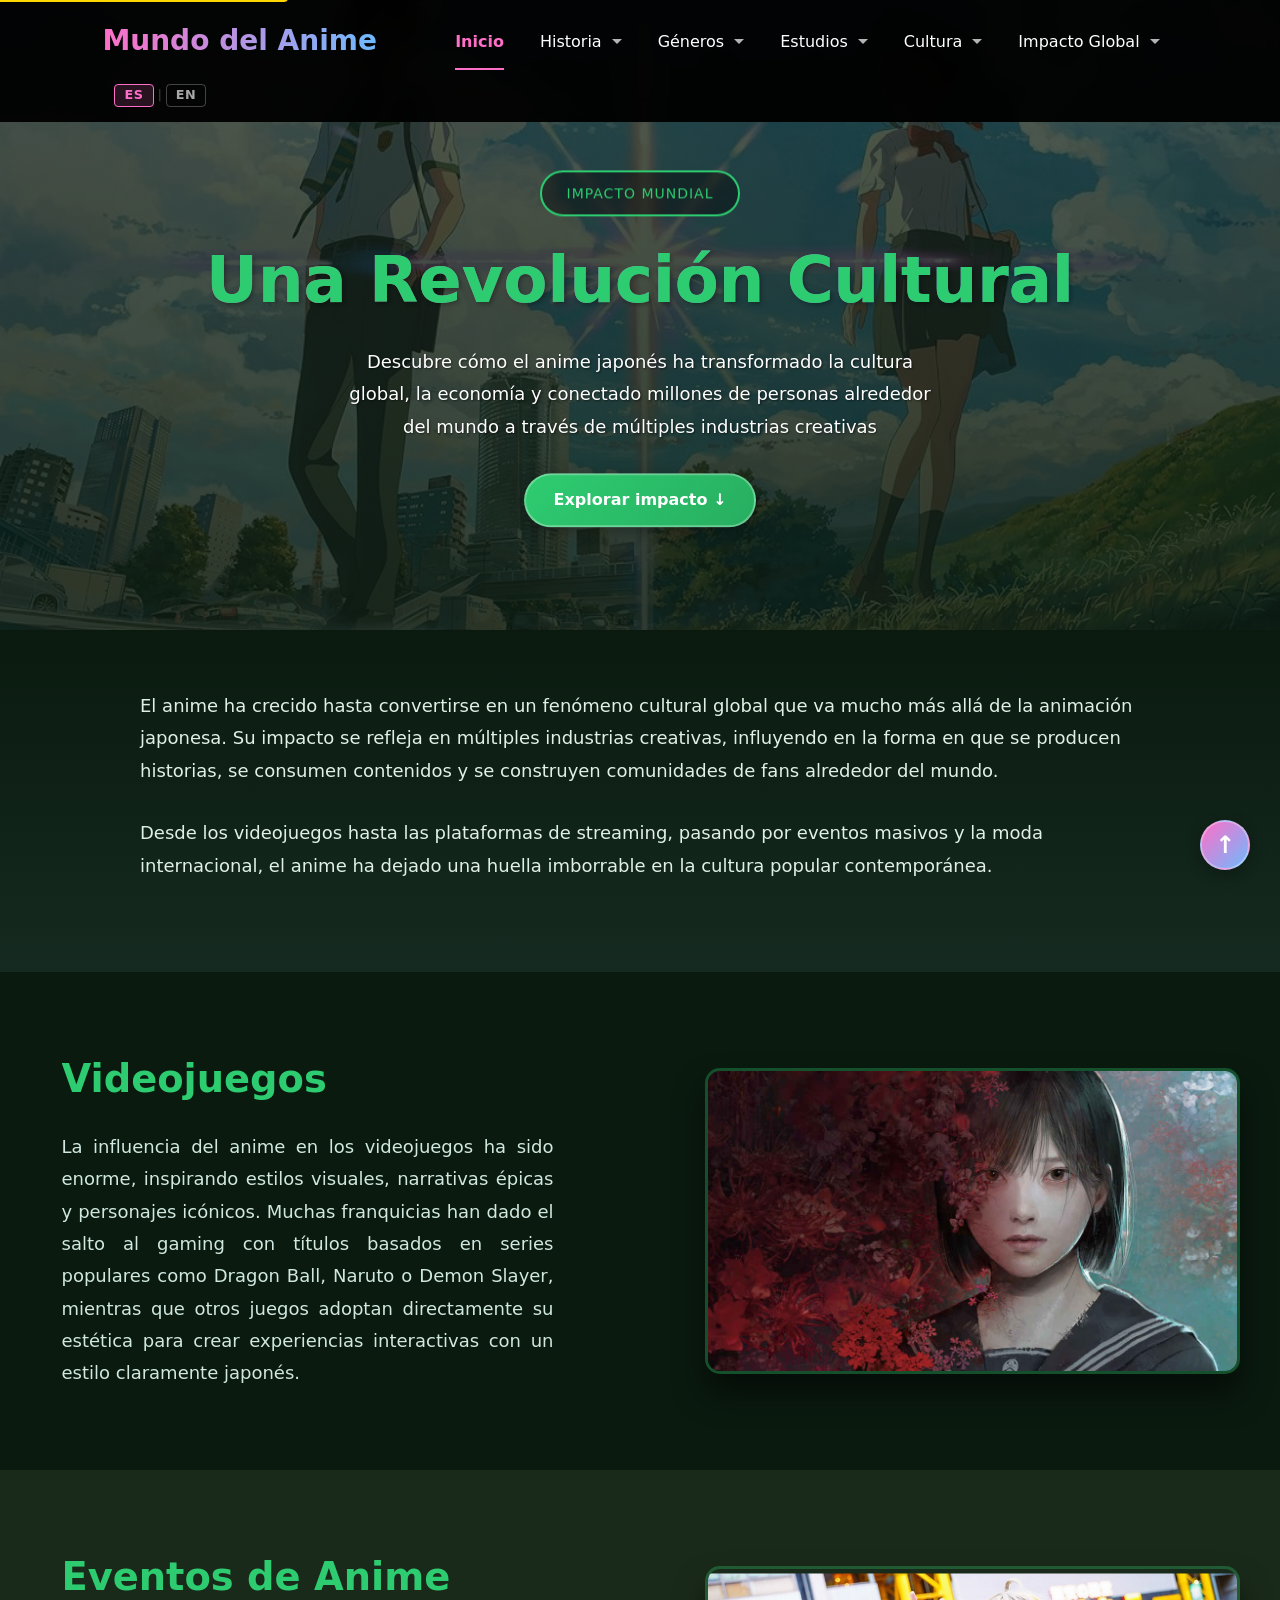
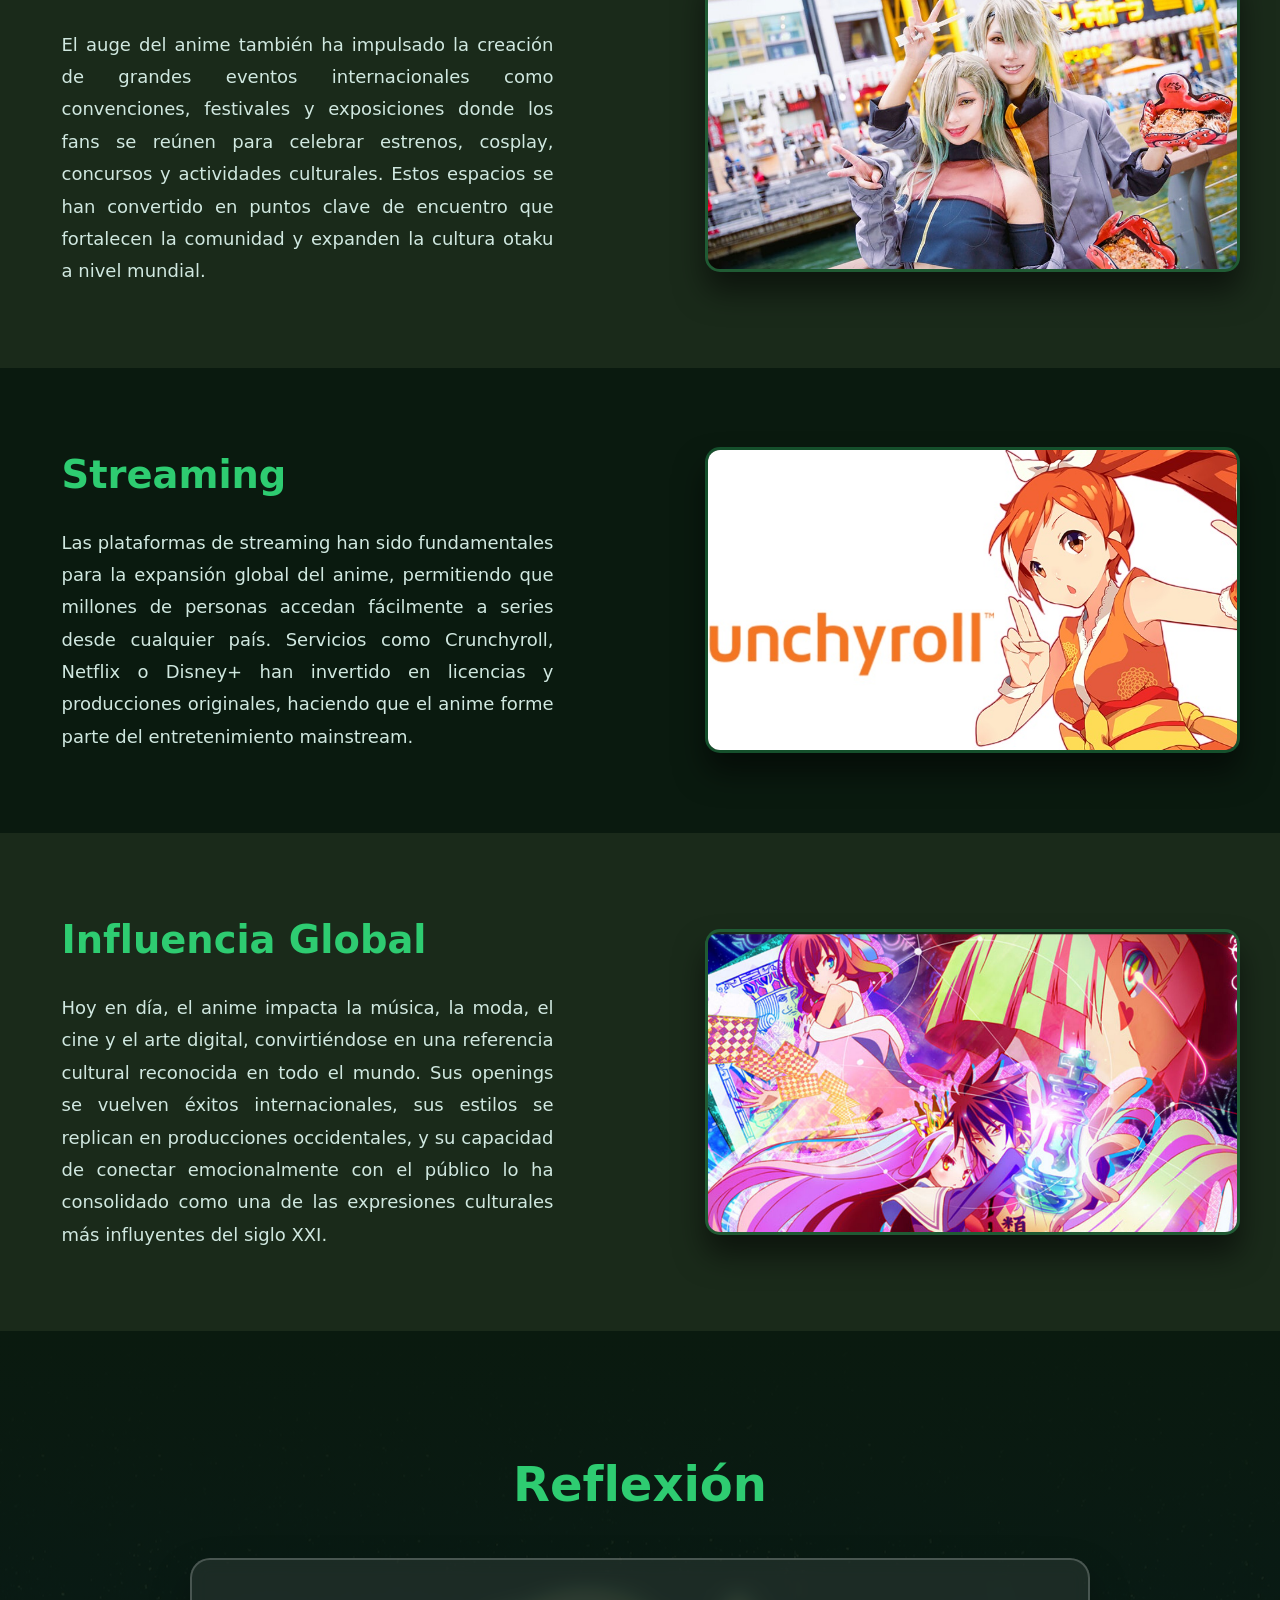
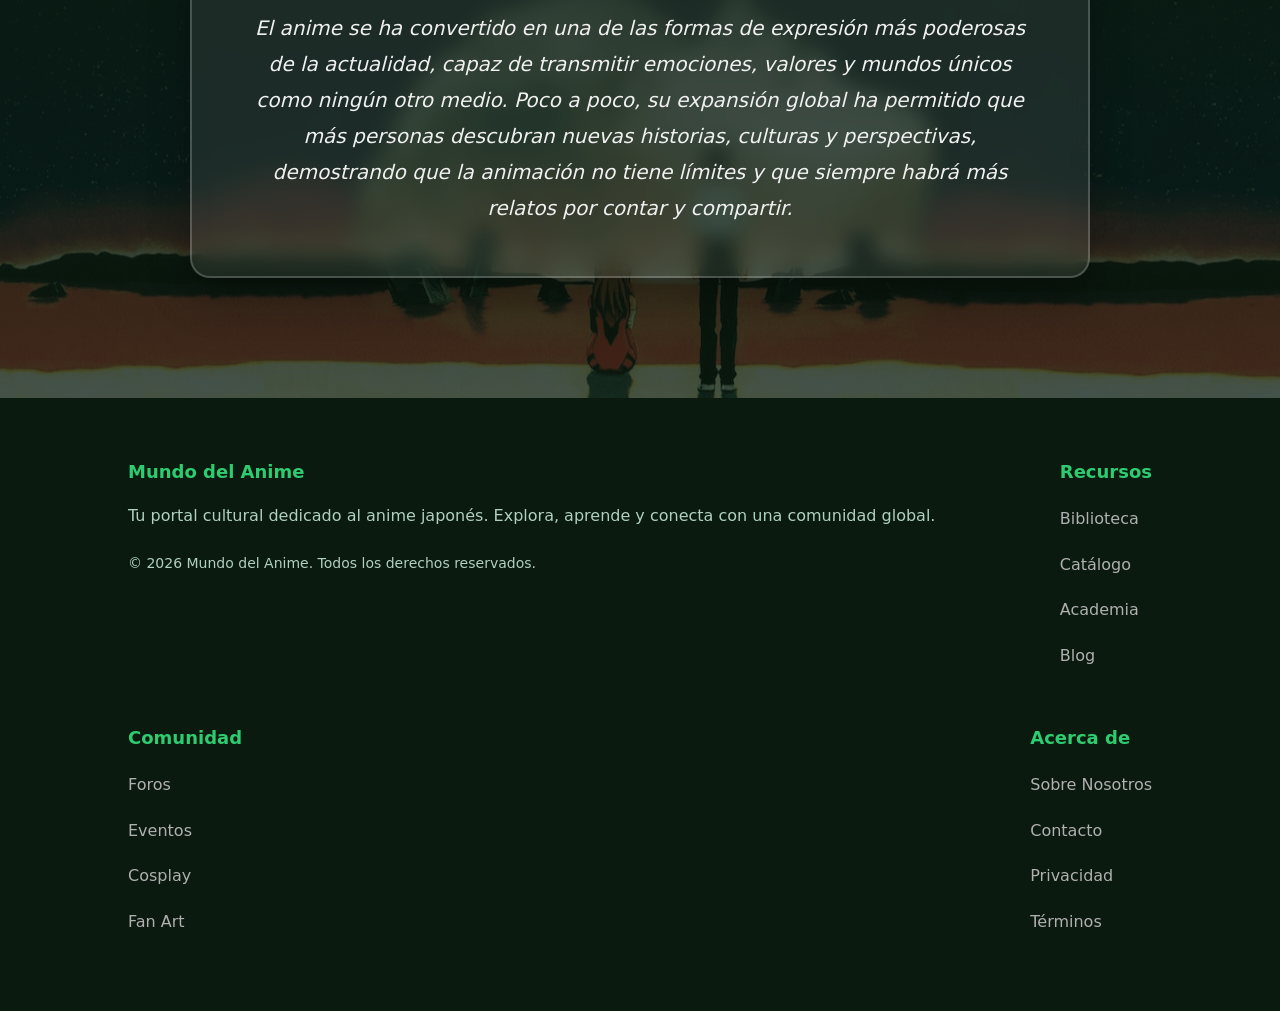
<file: impacto.html>
<!DOCTYPE html>
<html lang="es">
<head>
    <meta charset="UTF-8">
    <meta name="viewport" content="width=device-width, initial-scale=1.0">
    <meta name="description" content="Impacto global del anime en videojuegos, eventos, streaming, música, moda y cultura popular mundial. Descubre cómo el anime japonés transformó el entretenimiento global.">
    <title>Impacto Global - Mundo del Anime</title>
    <link rel="stylesheet" href="./CSS/estilos.css">
    <link rel="stylesheet" href="./CSS/dropdown.css">
    <link rel="stylesheet" href="./CSS/lang-selector.css">
    
    <link rel="preload" as="image" href="./Images/impacto-bg.jpg" fetchpriority="high" media="(min-width: 1024px)">
    <link rel="preload" as="image" href="./Images/impacto-bg-tablet.jpg" fetchpriority="high" media="(min-width: 768px) and (max-width: 1023px)">
    <link rel="preload" as="image" href="./Images/impacto-bg-mobile.jpg" fetchpriority="high" media="(max-width: 767px)">
</head>
<body class="pagina-impacto">
    <a href="#main-content" class="skip-link">Saltar al contenido principal</a>

    <header role="banner">
        <button class="hamburger" id="hamburgerBtn" aria-label="Menú de navegación" aria-expanded="false">☰</button>
        <a href="index.html" class="logo" aria-label="Mundo del Anime - Inicio">Mundo del Anime</a>
        
        <nav role="navigation" aria-label="Navegación principal" id="mainNav">
            <ul class="nav-menu">
                <li><a href="index.html" class="nav-link" aria-current="page">Inicio</a></li>
                
                <!-- DROPDOWN: HISTORIA -->
                <li>
                    <button class="dropdown-btn" aria-expanded="false" aria-haspopup="true" aria-controls="dropdown-historia">
                        Historia
                        <span class="dropdown-arrow" aria-hidden="true"></span>
                    </button>
                    <ul class="dropdown-list" id="dropdown-historia" role="menu">
                        <li role="none"><a href="historia.html#periodo1-titulo" class="dropdown-item" role="menuitem">Los Orígenes</a></li>
                        <li role="none"><a href="historia.html#periodo2-titulo" class="dropdown-item" role="menuitem">Posguerra</a></li>
                        <li role="none"><a href="historia.html#periodo3-titulo" class="dropdown-item" role="menuitem">Era Dorada</a></li>
                        <li role="none"><a href="historia.html#periodo4-titulo" class="dropdown-item" role="menuitem">Expansión Global</a></li>
                        <li role="none"><a href="historia.html#periodo5-titulo" class="dropdown-item" role="menuitem">Era Digital</a></li>
                        <li role="none"><a href="historia.html#periodo6-titulo" class="dropdown-item" role="menuitem">Streaming</a></li>
                    </ul>
                </li>
                
                <!-- DROPDOWN: GÉNEROS -->
                <li>
                    <button class="dropdown-btn" aria-expanded="false" aria-haspopup="true" aria-controls="dropdown-generos">
                        Géneros
                        <span class="dropdown-arrow" aria-hidden="true"></span>
                    </button>
                    <ul class="dropdown-list" id="dropdown-generos" role="menu">
                        <li role="none"><a href="generos.html#demograficos-titulo" class="dropdown-item" role="menuitem">Demográficos</a></li>
                        <li role="none"><a href="generos.html#tematicos-titulo" class="dropdown-item" role="menuitem">Temáticos</a></li>
                    </ul>
                </li>
                
                <!-- DROPDOWN: ESTUDIOS -->
                <li>
                    <button class="dropdown-btn" aria-expanded="false" aria-haspopup="true" aria-controls="dropdown-estudios">
                        Estudios
                        <span class="dropdown-arrow" aria-hidden="true"></span>
                    </button>
                    <ul class="dropdown-list" id="dropdown-estudios" role="menu">
                        <li role="none"><a href="estudios.html#ghibli-titulo" class="dropdown-item" role="menuitem">Studio Ghibli</a></li>
                        <li role="none"><a href="estudios.html#kyoto-titulo" class="dropdown-item" role="menuitem">Kyoto Animation</a></li>
                        <li role="none"><a href="estudios.html#toei-titulo" class="dropdown-item" role="menuitem">Toei Animation</a></li>
                    </ul>
                </li>
                
                <!-- DROPDOWN: CULTURA -->
                <li>
                    <button class="dropdown-btn" aria-expanded="false" aria-haspopup="true" aria-controls="dropdown-cultura">
                        Cultura
                        <span class="dropdown-arrow" aria-hidden="true"></span>
                    </button>
                    <ul class="dropdown-list" id="dropdown-cultura" role="menu">
                        <li role="none"><a href="cultura.html#valores-titulo" class="dropdown-item" role="menuitem">Valores</a></li>
                        <li role="none"><a href="cultura.html#tradiciones-titulo" class="dropdown-item" role="menuitem">Tradiciones</a></li>
                        <li role="none"><a href="cultura.html#gastronomia-titulo" class="dropdown-item" role="menuitem">Gastronomía</a></li>
                        <li role="none"><a href="cultura.html#festivales-titulo" class="dropdown-item" role="menuitem">Festivales</a></li>
                    </ul>
                </li>
                
                <!-- DROPDOWN: IMPACTO GLOBAL -->
                <li>
                    <button class="dropdown-btn" aria-expanded="false" aria-haspopup="true" aria-controls="dropdown-impacto">
                        Impacto Global
                        <span class="dropdown-arrow" aria-hidden="true"></span>
                    </button>
                    <ul class="dropdown-list" id="dropdown-impacto" role="menu">
                        <li role="none"><a href="impacto.html#videojuegos-titulo" class="dropdown-item" role="menuitem">Videojuegos</a></li>
                        <li role="none"><a href="impacto.html#eventos-titulo" class="dropdown-item" role="menuitem">Eventos</a></li>
                        <li role="none"><a href="impacto.html#streaming-titulo" class="dropdown-item" role="menuitem">Streaming</a></li>
                        <li role="none"><a href="impacto.html#influencia-titulo" class="dropdown-item" role="menuitem">Influencia</a></li>
                    </ul>
                </li>
            </ul>
        </nav>
    </header>

    <main id="main-content" role="main">
        <!-- HERO - Introducción general al Impacto Global -->
        <section class="hero impacto-hero" aria-label="Introducción al impacto global del anime">
            <picture>
                <source media="(max-width: 767px)" srcset="/Images/impacto-bg-mobile.jpg" width="768" height="400">
                <source media="(max-width: 1023px)" srcset="/Images/impacto-bg-tablet.jpg" width="1024" height="500">
                <source media="(min-width: 1024px)" srcset="/Images/impacto-bg.jpg" width="1920" height="600">
                <img src="./Images/impacto-bg.jpg" 
                     alt="Dos personajes de anime que caminan y se miran mutuamente"
                     fetchpriority="high"
                     loading="eager"
                     style="position: absolute; top: 0; left: 0; width: 100%; height: 100%; object-fit: cover; z-index: -1;">
            </picture>
            <div class="hero-content-simple impacto-hero-simple">
                <div class="portal impacto-portal">IMPACTO MUNDIAL</div>
                <h1 class="titulo impacto-titulo-hero">Una Revolución Cultural</h1>
                <p class="impacto-descripcion-hero">Descubre cómo el anime japonés ha transformado la cultura global, la economía y conectado millones de personas alrededor del mundo a través de múltiples industrias creativas</p>
                <a href="#contenido-principal" class="hero-boton impacto-boton">Explorar impacto ↓</a>
            </div>
        </section>

        <!-- INTRODUCCIÓN GENERAL -->
        <section class="introduccion-impacto" id="contenido-principal" aria-labelledby="intro-impacto">
            <h2 id="intro-impacto" class="visually-hidden">Introducción</h2>
            <div class="contenedor">
                <p class="texto-intro">
                    El anime ha crecido hasta convertirse en un fenómeno cultural global que va mucho más allá de la animación japonesa. Su impacto se refleja en múltiples industrias creativas, influyendo en la forma en que se producen historias, se consumen contenidos y se construyen comunidades de fans alrededor del mundo.
                </p>
                <p class="texto-intro">
                    Desde los videojuegos hasta las plataformas de streaming, pasando por eventos masivos y la moda internacional, el anime ha dejado una huella imborrable en la cultura popular contemporánea.
                </p>
            </div>
        </section>

        <!-- VIDEOJUEGOS - Primera sección específica -->
        <section class="impacto-seccion videojuegos-seccion" aria-labelledby="videojuegos-titulo">
            <article class="impacto-contenido">
                <h2 id="videojuegos-titulo" class="impacto-titulo-seccion">Videojuegos</h2>
                <p class="impacto-descripcion-seccion">
                    La influencia del anime en los videojuegos ha sido enorme, inspirando estilos visuales, narrativas épicas y personajes icónicos. Muchas franquicias han dado el salto al gaming con títulos basados en series populares como Dragon Ball, Naruto o Demon Slayer, mientras que otros juegos adoptan directamente su estética para crear experiencias interactivas con un estilo claramente japonés.
                </p>
            </article>
            <div class="impacto-imagen-container">
                <figure class="impacto-imagen">
                    <img src="./Images/impacto-videojuegos.jpg" alt="Imagen promocional de una saga de videojuegos muy conocida en la industria, Silent Hill F" loading="lazy">
                    <figcaption class="visually-hidden">Videojuegos inspirados en anime</figcaption>
                </figure>
            </div>
        </section>

        <!-- EVENTOS -->
        <section class="impacto-seccion eventos-seccion reverse" aria-labelledby="eventos-titulo">
            <div class="impacto-imagen-container">
                <figure class="impacto-imagen">
                    <img src="./Images/impacto-eventos.jpg" alt="Dos personas haciendo una pose mientras hacen cosplay de personajes de anime, mientras sonríen y comen" loading="lazy">
                    <figcaption class="visually-hidden">Eventos de anime y cosplay</figcaption>
                </figure>
            </div>
            <article class="impacto-contenido">
                <h2 id="eventos-titulo" class="impacto-titulo-seccion">Eventos de Anime</h2>
                <p class="impacto-descripcion-seccion">
                    El auge del anime también ha impulsado la creación de grandes eventos internacionales como convenciones, festivales y exposiciones donde los fans se reúnen para celebrar estrenos, cosplay, concursos y actividades culturales. Estos espacios se han convertido en puntos clave de encuentro que fortalecen la comunidad y expanden la cultura otaku a nivel mundial.
                </p>
            </article>
        </section>

        <!-- STREAMING -->
        <section class="impacto-seccion streaming-seccion" aria-labelledby="streaming-titulo">
            <article class="impacto-contenido">
                <h2 id="streaming-titulo" class="impacto-titulo-seccion">Streaming</h2>
                <p class="impacto-descripcion-seccion">
                    Las plataformas de streaming han sido fundamentales para la expansión global del anime, permitiendo que millones de personas accedan fácilmente a series desde cualquier país. Servicios como Crunchyroll, Netflix o Disney+ han invertido en licencias y producciones originales, haciendo que el anime forme parte del entretenimiento mainstream.
                </p>
            </article>
            <div class="impacto-imagen-container">
                <figure class="impacto-imagen">
                    <img src="./Images/impacto-streaming.jpg" alt="Interfaz de plataforma de streaming popular a nivel global, Crunchyroll" loading="lazy">
                    <figcaption class="visually-hidden">Plataformas de streaming de anime</figcaption>
                </figure>
            </div>
        </section>

        <!-- INFLUENCIA GLOBAL -->
        <section class="impacto-seccion influencia-seccion reverse" aria-labelledby="influencia-titulo">
            <div class="impacto-imagen-container">
                <figure class="impacto-imagen">
                    <img src="./Images/impacto-influencia.jpg" alt="Personajes de anime haciendo una pose de calma y control" loading="lazy">
                    <figcaption class="visually-hidden">Influencia global del anime en cultura pop</figcaption>
                </figure>
            </div>
            <article class="impacto-contenido">
                <h2 id="influencia-titulo" class="impacto-titulo-seccion">Influencia Global</h2>
                <p class="impacto-descripcion-seccion">
                    Hoy en día, el anime impacta la música, la moda, el cine y el arte digital, convirtiéndose en una referencia cultural reconocida en todo el mundo. Sus openings se vuelven éxitos internacionales, sus estilos se replican en producciones occidentales, y su capacidad de conectar emocionalmente con el público lo ha consolidado como una de las expresiones culturales más influyentes del siglo XXI.
                </p>
            </article>
        </section>

        <!-- REFLEXIÓN -->
        <section class="reflexion-section" aria-labelledby="reflexion-titulo">
            <div class="reflexion-overlay"></div>
            <article class="reflexion-contenido">
                <h2 id="reflexion-titulo" class="reflexion-titulo">Reflexión</h2>
                <div class="reflexion-card">
                    <p>
                        El anime se ha convertido en una de las formas de expresión más poderosas de la actualidad, capaz de transmitir emociones, valores y mundos únicos como ningún otro medio. Poco a poco, su expansión global ha permitido que más personas descubran nuevas historias, culturas y perspectivas, demostrando que la animación no tiene límites y que siempre habrá más relatos por contar y compartir.
                    </p>
                </div>
            </article>
        </section>
    </main>

    <footer role="contentinfo">
        <div>
            <h3>Mundo del Anime</h3>
            <p>Tu portal cultural dedicado al anime japonés. Explora, aprende y conecta con una comunidad global.</p>
            <p class="copyright">© 2026 Mundo del Anime. Todos los derechos reservados.</p>
        </div>
        <nav aria-label="Recursos">
            <h3>Recursos</h3>
            <ul>
                <li><a href="#" aria-label="Biblioteca de anime">Biblioteca</a></li>
                <li><a href="#" aria-label="Catálogo completo">Catálogo</a></li>
                <li><a href="#" aria-label="Academia de anime">Academia</a></li>
                <li><a href="#" aria-label="Blog de noticias">Blog</a></li>
            </ul>
        </nav>
        <nav aria-label="Comunidad">
            <h3>Comunidad</h3>
            <ul>
                <li><a href="#" aria-label="Foros de discusión">Foros</a></li>
                <li><a href="#" aria-label="Eventos de anime">Eventos</a></li>
                <li><a href="#" aria-label="Galería de Cosplay">Cosplay</a></li>
                <li><a href="#" aria-label="Fan Art de la comunidad">Fan Art</a></li>
            </ul>
        </nav>
        <nav aria-label="Información legal">
            <h3>Acerca de</h3>
            <ul>
                <li><a href="#" aria-label="Sobre nosotros">Sobre Nosotros</a></li>
                <li><a href="#" aria-label="Contacto">Contacto</a></li>
                <li><a href="#" aria-label="Política de privacidad">Privacidad</a></li>
                <li><a href="#" aria-label="Términos de uso">Términos</a></li>
            </ul>
        </nav>
    </footer>

    <a href="#" class="boton-subir" title="Volver arriba" aria-label="Volver al inicio de la página">↑</a>

    <script>
        (function() {
            'use strict';
            
            // Botón subir
            const botonSubir = document.querySelector('.boton-subir');
            if (botonSubir) {
                botonSubir.addEventListener('click', function(e) {
                    e.preventDefault();
                    window.scrollTo({ top: 0, behavior: 'smooth' });
                });
            }
            
            // ===== MENÚ HAMBURGUESA =====
            var hamburger = document.getElementById('hamburgerBtn');
            var navMenu = document.getElementById('mainNav');
            
            function resetMenuState() {
                if (window.innerWidth > 768) {
                    if (navMenu) navMenu.classList.remove('active');
                    if (hamburger) hamburger.style.display = 'none';
                } else {
                    if (hamburger) hamburger.style.display = 'block';
                    if (navMenu) navMenu.classList.remove('active');
                }
            }
            
            if (hamburger && navMenu) {
                resetMenuState();
                window.addEventListener('resize', resetMenuState);
                
                hamburger.addEventListener('click', function() {
                    navMenu.classList.toggle('active');
                });
                
                var enlaces = navMenu.querySelectorAll('a');
                for (var i = 0; i < enlaces.length; i++) {
                    enlaces[i].addEventListener('click', function() {
                        if (window.innerWidth <= 768) {
                            navMenu.classList.remove('active');
                        }
                    });
                }
            }
        })();
    </script>

    <script src="./JS/header-scroll.js"></script>
    <script src="./JS/dropdown.js"></script>    
    <script src="./JS/traducciones.js"></script>
    <script src="./JS/animations.js"></script>
</body>
</html>
</file>
<file: CSS/estilos.css>
/* ============================================
   ESTILOS ACCESIBLES - MUNDO DEL ANIME
   Con cumplimiento WCAG 2.1 AA y diseño responsive
   ============================================ */

/* ===== VARIABLES CSS PARA ACCESIBILIDAD ===== */
:root {
    /* Colores base con contraste WCAG AA */
    --color-bg-dark: #0b0f1a;
    --color-bg-darker: #050810;
    --color-text-primary: #ffffff;
    --color-text-secondary: #e0e0e0;
    --color-text-muted: #b0b0b0;
    
    /* Colores de acento con contraste garantizado */
    --color-accent-pink: #ff6ec7;
    --color-accent-blue: #6ebaff;
    --color-accent-orange: #f39c12;
    --color-accent-purple: #9b59b6;
    --color-accent-green: #2ecc71;
    
    /* Estados focus visibles */
    --color-focus: #ffd700;
    --color-focus-outline: 3px solid var(--color-focus);
    
    /* Espaciado accesible */
    --spacing-xs: 0.5rem;
    --spacing-sm: 1rem;
    --spacing-md: 1.5rem;
    --spacing-lg: 2rem;
    --spacing-xl: 3rem;
    
    /* Tamaños de fuente accesibles */
    --font-size-base: 16px;
    --font-size-sm: 0.875rem;
    --font-size-lg: 1.125rem;
    --font-size-xl: 1.25rem;
    --font-size-2xl: 1.5rem;
    --font-size-3xl: 2rem;
    --font-size-4xl: 2.5rem;
    
    /* Líneas de altura legibles */
    --line-height-tight: 1.4;
    --line-height-normal: 1.6;
    --line-height-relaxed: 1.8;
}

/* ===== RESET Y BASE ACCESIBLE ===== */
* {
    margin: 0;
    padding: 0;
    box-sizing: border-box;
}

html {
    font-size: var(--font-size-base);
    scroll-behavior: smooth;
    -webkit-text-size-adjust: 100%;
}

body {
    font-family: 'Segoe UI', system-ui, -apple-system, BlinkMacSystemFont, Roboto, 'Helvetica Neue', Arial, sans-serif;
    background: var(--color-bg-dark);
    color: var(--color-text-primary);
    line-height: var(--line-height-normal);
    overflow-x: hidden;
    min-height: 100vh;
}

/* Ocultar scrollbar pero mantener funcionalidad */
body::-webkit-scrollbar {
    width: 10px;
}

body::-webkit-scrollbar-track {
    background: var(--color-bg-darker);
}

body::-webkit-scrollbar-thumb {
    background: var(--color-accent-pink);
    border-radius: 5px;
}

body::-webkit-scrollbar-thumb:hover {
    background: var(--color-accent-blue);
}

/* ===== SKIP LINK - ACCESIBILIDAD ===== */
.skip-link {
    position: absolute;
    top: -40px;
    left: 0;
    background: var(--color-focus);
    color: var(--color-bg-dark);
    padding: 8px 16px;
    text-decoration: none;
    font-weight: bold;
    z-index: 10000;
    border-radius: 0 0 4px 0;
    transition: top 0.3s;
}

.skip-link:focus {
    top: 0;
    outline: var(--color-focus-outline);
    outline-offset: 2px;
}

/* ===== UTILIDADES DE ACCESIBILIDAD ===== */
.visually-hidden {
    position: absolute;
    width: 1px;
    height: 1px;
    padding: 0;
    margin: -1px;
    overflow: hidden;
    clip: rect(0, 0, 0, 0);
    white-space: nowrap;
    border: 0;
}

/* Focus visible para navegación por teclado */
*:focus {
    outline: var(--color-focus-outline);
    outline-offset: 2px;
}

/* Quitar outline de mouse, mantener de teclado */
*:focus:not(:focus-visible) {
    outline: none;
}

*:focus-visible {
    outline: var(--color-focus-outline);
    outline-offset: 2px;
}

/* ===== HEADER ===== */
header {
    position: fixed;
    top: 0;
    left: 0;
    width: 100%;
    display: flex;
    justify-content: space-between;
    align-items: center;
    padding: 15px 8%;
    background: rgba(0, 0, 0, 0.95);
    backdrop-filter: blur(10px);
    z-index: 1000;
    flex-wrap: wrap;
    gap: var(--spacing-sm);
    transition: transform 0.3s ease, opacity 0.3s ease; /* ← Importante */
}

/* Cuando el header está oculto, no debe recibir clicks */
header[style*="translateY(-100%)"] {
    pointer-events: none;
}

/* LOGO */
.logo {
    font-size: 1.75rem;
    font-weight: bold;
    text-decoration: none;
    background: linear-gradient(90deg, var(--color-accent-pink), var(--color-accent-blue));
    background-clip: text;
    -webkit-background-clip: text;
    color: transparent;
    padding: 4px 0;
}

.logo:focus {
    outline: var(--color-focus-outline);
    border-radius: 4px;
}

/* NAVEGACIÓN */
.menu {
    display: flex;
    gap: 2rem;
    list-style: none;
    flex-wrap: wrap;
}

.menu a {
    text-decoration: none;
    color: var(--color-text-primary);
    font-size: 1rem;
    padding: 8px 12px;
    border-radius: 4px;
    transition: all 0.3s ease;
    position: relative;
}

.menu a:hover,
.menu a:focus {
    color: var(--color-accent-pink);
    background: rgba(255, 110, 199, 0.1);
}

.menu a[aria-current="page"] {
    color: var(--color-accent-pink);
    font-weight: bold;
}

.menu a[aria-current="page"]::after {
    content: '';
    position: absolute;
    bottom: -4px;
    left: 12px;
    right: 12px;
    height: 2px;
    background: var(--color-accent-pink);
}

/* ===== SELECTOR DE IDIOMA ===== */
.language-selector {
    display: flex;
    align-items: center;
    gap: 5px;
    background: rgba(255, 255, 255, 0.1);
    padding: 5px 10px;
    border-radius: 30px;
    border: 1px solid rgba(255, 255, 255, 0.2);
}

.lang-btn {
    background: none;
    border: 2px solid transparent;
    color: white;
    cursor: pointer;
    font-size: 0.875rem;
    font-weight: bold;
    padding: 4px 10px;
    border-radius: 15px;
    transition: all 0.3s ease;
}

.lang-btn:focus {
    border-color: var(--color-focus);
    outline: none;
}

.lang-btn span {
    opacity: 0.7;
    transition: all 0.3s ease;
}

.lang-btn span.active,
.lang-btn:hover span {
    opacity: 1;
    color: var(--color-accent-pink);
}

.lang-separator {
    color: rgba(255, 255, 255, 0.3);
    font-size: 0.875rem;
}

/* ===== HERO CON VIDEO ===== */
.video-hero {
    position: relative;
    height: 100vh;
    overflow: hidden;
}

.video-background {
    position: absolute;
    top: 50%;
    left: 50%;
    min-width: 100%;
    min-height: 100%;
    width: auto;
    height: auto;
    transform: translateX(-50%) translateY(-50%);
    z-index: -1;
    object-fit: cover;
}

.video-hero::before {
    content: "";
    position: absolute;
    top: 0;
    left: 0;
    width: 100%;
    height: 100%;
    background: linear-gradient(rgba(5, 10, 20, 0.7), rgba(5, 10, 20, 0.8));
    z-index: 0;
}

.video-hero .hero-content {
    position: relative;
    z-index: 2;
}

/* ===== HERO BASE ===== */
.hero {
    min-height: 70vh;
    background-size: cover;
    background-position: center;
    display: flex;
    align-items: center;
    justify-content: center;
    padding: 120px 5% 60px;
    position: relative;
}

.hero::before {
    content: "";
    position: absolute;
    top: 0;
    left: 0;
    width: 100%;
    height: 100%;
    background: linear-gradient(rgba(5, 10, 20, 0.8), rgba(5, 10, 20, 0.9));
}

.hero-content {
    position: relative;
    text-align: center;
    background: rgba(0, 0, 0, 0.6);
    padding: 3rem 4rem;
    border-radius: 20px;
    backdrop-filter: blur(10px);
    max-width: 900px;
    width: 90%;
}

.portal {
    display: inline-block;
    padding: 10px 25px;
    border-radius: 30px;
    border: 2px solid var(--color-accent-pink);
    margin-bottom: 20px;
    font-size: 0.875rem;
    text-transform: uppercase;
    letter-spacing: 1px;
}

.titulo {
    font-size: clamp(2rem, 5vw, 4rem);
    margin-bottom: 20px;
    background: linear-gradient(90deg, var(--color-accent-pink), var(--color-accent-blue));
    background-clip: text;
    -webkit-background-clip: text;
    color: transparent;
    line-height: var(--line-height-tight);
}

.hero-content p {
    color: var(--color-text-secondary);
    font-size: var(--font-size-lg);
    line-height: var(--line-height-relaxed);
    max-width: 600px;
    margin: 0 auto;
}

/* ===== SECCIÓN EXPLORAR ===== */
.explorar {
    padding: 6rem 10%;
    text-align: center;
    background: linear-gradient(180deg, #0c1020, #111b38);
    position: relative;
    z-index: 1;
    overflow: hidden;
}

.explorar h2 {
    font-size: clamp(1.75rem, 4vw, 2.5rem);
    margin-bottom: 10px;
}

.explorar span {
    color: var(--color-accent-pink);
}

.explorar > p {
    color: var(--color-text-muted);
    margin-bottom: 40px;
    font-size: var(--font-size-lg);
}

.botones {
    display: flex;
    flex-wrap: wrap;
    justify-content: center;
    gap: 25px;
}

.boton {
    padding: 15px 35px;
    border-radius: 12px;
    border: 2px solid;
    text-decoration: none;
    font-weight: bold;
    color: white;
    transition: all 0.4s ease;
    min-width: 200px;
    text-align: center;
}

.boton:focus {
    transform: scale(1.05);
    box-shadow: 0 0 20px currentColor;
}

.historia { border-color: #ff4d6d; }
.genero { border-color: #5dade2; }
.estudios { border-color: #f39c12; }
.cultura { border-color: #9b59b6; }
.impacto { border-color: #2ecc71; }

.boton:hover {
    transform: scale(1.05);
    box-shadow: 0 0 20px currentColor;
}

/* Estados hover de sección */
.explorar::before {
    content: "";
    position: absolute;
    top: 0;
    left: 0;
    width: 100%;
    height: 100%;
    opacity: 0;
    transition: opacity 0.4s ease;
    z-index: -1;
    pointer-events: none;
}

.explorar.historia-hover::before {
    opacity: 1;
    background: rgba(255, 77, 109, 0.15);
}

.explorar.genero-hover::before {
    opacity: 1;
    background: rgba(93, 173, 226, 0.15);
}

.explorar.estudios-hover::before {
    opacity: 1;
    background: rgba(243, 156, 18, 0.15);
}

.explorar.cultura-hover::before {
    opacity: 1;
    background: rgba(155, 89, 182, 0.15);
}

.explorar.impacto-hover::before {
    opacity: 1;
    background: rgba(46, 204, 113, 0.15);
}

/* Tarjeta */
.tarjeta {
    margin-top: 80px;
    padding: 40px;
    border-radius: 15px;
    position: relative;
    z-index: 2;
    overflow: hidden;
}

.tarjeta::before {
    content: "";
    position: absolute;
    top: 0;
    left: 0;
    right: 0;
    bottom: 0;
    background: linear-gradient(90deg, var(--color-accent-pink), var(--color-accent-blue), var(--color-accent-pink), var(--color-accent-blue));
    background-size: 300% 100%;
    animation: moverDegradado 8s linear infinite alternate;
    z-index: -1;
}

.tarjeta::after {
    content: "";
    position: absolute;
    top: 0;
    left: 0;
    right: 0;
    bottom: 0;
    background: rgba(10, 15, 30, 0.7);
    z-index: -1;
}

@keyframes moverDegradado {
    0% { background-position: 0% 0%; }
    100% { background-position: 100% 0%; }
}

.tarjeta h3 {
    font-size: var(--font-size-2xl);
    margin-bottom: 15px;
    color: white;
    text-shadow: 0 2px 5px rgba(0, 0, 0, 0.5);
}

.tarjeta p {
    color: #f0f0f0;
    font-size: var(--font-size-lg);
    line-height: var(--line-height-relaxed);
    text-shadow: 0 1px 3px rgba(0, 0, 0, 0.5);
    max-width: 800px;
    margin: 0 auto;
}

/* ===== BOTÓN PARA SUBIR ===== */
.boton-subir {
    position: fixed;
    bottom: 30px;
    right: 30px;
    width: 50px;
    height: 50px;
    background: linear-gradient(135deg, var(--color-accent-pink), var(--color-accent-blue));
    border-radius: 50%;
    display: flex;
    justify-content: center;
    align-items: center;
    color: white;
    text-decoration: none;
    font-size: 24px;
    font-weight: bold;
    box-shadow: 0 4px 15px rgba(0, 0, 0, 0.3);
    transition: all 0.3s ease;
    z-index: 9999;
    border: 2px solid rgba(255, 255, 255, 0.3);
}

.boton-subir:hover,
.boton-subir:focus {
    transform: translateY(-5px) scale(1.1);
    box-shadow: 0 6px 20px rgba(255, 110, 199, 0.5);
    border-color: white;
    outline: none;
}

.boton-subir:focus-visible {
    outline: var(--color-focus-outline);
}

/* ===== FOOTER ===== */
footer {
    background: #111;
    padding: 60px 10%;
    display: flex;
    flex-wrap: wrap;
    gap: 40px;
    justify-content: space-between;
}

footer h3 {
    margin-bottom: 15px;
    color: white;
    font-size: var(--font-size-lg);
}

footer ul {
    list-style: none;
}

footer li {
    margin: 10px 0;
}

footer a {
    color: var(--color-text-muted);
    text-decoration: none;
    padding: 4px 0;
    display: inline-block;
    transition: all 0.3s ease;
    border-bottom: 2px solid transparent;
}

footer a:hover,
footer a:focus {
    color: var(--color-accent-pink);
    border-bottom-color: var(--color-accent-pink);
}

footer p {
    color: var(--color-text-muted);
    line-height: var(--line-height-relaxed);
}

.copyright {
    margin-top: 20px;
    font-size: var(--font-size-sm);
    color: var(--color-text-muted);
}

/* ============================================
   PÁGINA DE HISTORIA - ESTILOS AZULES
   ============================================ */
.pagina-historia {
    background: #0a121f;
}

.historia-hero {
    background-image: url("../Images/historia-bg.jpg");
    background-color: #0a121f;
}

.historia-hero::before {
    background: linear-gradient(rgba(10, 18, 31, 0.7), rgba(10, 18, 31, 0.85));
}

.historia-hero .hero-content {
    background: rgba(10, 18, 31, 0.5);
    border: 1px solid rgba(93, 173, 226, 0.3);
}

.historia-hero .portal {
    border-color: rgba(93, 173, 226, 0.8);
    color: #5dade2;
    background: rgba(93, 173, 226, 0.1);
}

.historia-hero .titulo {
    background: linear-gradient(90deg, #5dade2, #2c3e50);
    -webkit-background-clip: text;
    background-clip: text;
}

.historia-hero p {
    color: #e0e8f0;
}

.introduccion-historia {
    padding: 60px 10%;
    background: linear-gradient(180deg, #0a121f, #152a3a);
}

.introduccion-historia .texto-intro {
    color: #e0e8f0;
    font-size: var(--font-size-lg);
    line-height: var(--line-height-relaxed);
    max-width: 1000px;
    margin: 0 auto 30px;
}

.periodos-historia {
    padding: 80px 10%;
    background: #0a121f;
}

.periodo {
    display: grid;
    grid-template-columns: 1fr 1.5fr;
    gap: 50px;
    margin-bottom: 100px;
    align-items: center;
}

.periodo.reverse {
    direction: rtl;
}

.periodo.reverse .periodo-contenido {
    direction: ltr;
}

.periodo-imagen {
    position: relative;
    border-radius: 15px;
    overflow: hidden;
    box-shadow: 0 20px 30px rgba(0, 0, 0, 0.5);
    border: 3px solid rgba(93, 173, 226, 0.3);
    transition: all 0.3s ease;
}

.periodo-imagen:hover,
.periodo-imagen:focus-within {
    transform: scale(1.02);
    border-color: #5dade2;
    box-shadow: 0 25px 40px rgba(93, 173, 226, 0.3);
}

.periodo-imagen img {
    width: 100%;
    height: 300px;
    object-fit: cover;
    transition: transform 0.5s ease;
}

.periodo-imagen:hover img,
.periodo-imagen:focus-within img {
    transform: scale(1.1);
}

.periodo-imagen .imagen-overlay {
    position: absolute;
    top: 0;
    left: 0;
    right: 0;
    bottom: 0;
    background: linear-gradient(45deg, rgba(93, 173, 226, 0.2), transparent);
}

.periodo-contenido {
    padding: 20px;
}

.periodo-header {
    margin-bottom: 25px;
}

.periodo .fecha {
    display: inline-block;
    background: linear-gradient(90deg, #5dade2, #2c3e50);
    color: white;
    padding: 8px 20px;
    border-radius: 30px;
    font-weight: bold;
    font-size: 1rem;
    margin-bottom: 15px;
    box-shadow: 0 5px 15px rgba(93, 173, 226, 0.3);
}

.periodo-titulo {
    font-size: clamp(1.5rem, 3vw, 2.2rem);
    margin: 0;
    background: linear-gradient(90deg, #5dade2, #2c3e50);
    -webkit-background-clip: text;
    background-clip: text;
    color: transparent;
    line-height: var(--line-height-tight);
}

.periodo-contenido p {
    color: #d0e0f0;
    font-size: var(--font-size-lg);
    line-height: var(--line-height-relaxed);
    text-align: justify;
}

.hitos-historia {
    padding: 80px 10%;
    background: linear-gradient(180deg, #152a3a, #0a121f);
    text-align: center;
}

.hitos-historia .seccion-titulo {
    background: linear-gradient(90deg, #5dade2, #2c3e50);
    -webkit-background-clip: text;
    background-clip: text;
    font-size: clamp(1.75rem, 3vw, 2.5rem);
    margin-bottom: 10px;
}

.hitos-historia .seccion-subtitulo {
    color: #b0c0d0;
    font-size: var(--font-size-lg);
    margin-bottom: 50px;
}

.tabla-hitos {
    max-width: 1200px;
    margin: 0 auto;
}

.fila-hitos {
    display: grid;
    grid-template-columns: repeat(auto-fit, minmax(250px, 1fr));
    gap: 25px;
    margin-bottom: 25px;
}

.hito-card {
    background: rgba(0, 0, 0, 0.3);
    border-radius: 15px;
    padding: 30px 20px;
    border: 2px solid rgba(93, 173, 226, 0.3);
    transition: all 0.3s ease;
    backdrop-filter: blur(10px);
}

.hito-card:hover,
.hito-card:focus-within {
    transform: translateY(-10px);
    border-color: #5dade2;
    box-shadow: 0 20px 30px rgba(93, 173, 226, 0.2);
}

.hito-fecha {
    display: block;
    font-size: 2rem;
    font-weight: bold;
    background: linear-gradient(90deg, #5dade2, #2c3e50);
    -webkit-background-clip: text;
    background-clip: text;
    color: transparent;
    margin-bottom: 15px;
}

.hito-desc {
    color: #d0e0f0;
    font-size: var(--font-size-base);
    line-height: var(--line-height-relaxed);
}

/* ============================================
   PÁGINA DE GÉNEROS - ESTILOS ROSADOS
   ============================================ */
.pagina-generos {
    background: #1a0f1a;
}

.generos-hero {
    background-image: url("../Images/generos-bg.jpg");
    background-color: #1a0f1a;
}

.generos-hero::before {
    background: linear-gradient(rgba(26, 15, 26, 0.7), rgba(26, 15, 26, 0.85));
}

.generos-hero .hero-content {
    background: rgba(26, 15, 26, 0.5);
    border: 1px solid rgba(255, 110, 199, 0.3);
}

.generos-hero .portal {
    border-color: rgba(255, 110, 199, 0.8);
    color: #ff6ec7;
    background: rgba(255, 110, 199, 0.1);
}

.generos-hero .titulo {
    background: linear-gradient(90deg, #ff6ec7, #ff9f4b);
    -webkit-background-clip: text;
    background-clip: text;
}

.generos-hero p {
    color: #f0e0f0;
}

.introduccion-generos {
    padding: 60px 10%;
    background: linear-gradient(180deg, #1a0f1a, #2a1a2a);
}

.introduccion-generos .texto-intro {
    color: #f0e0f0;
    font-size: var(--font-size-lg);
    line-height: var(--line-height-relaxed);
    max-width: 1000px;
    margin: 0 auto 30px;
}

.demograficos {
    padding: 80px 10%;
    background: #1a0f1a;
}

.seccion-titulo {
    font-size: clamp(1.75rem, 3vw, 2.5rem);
    text-align: center;
    margin-bottom: 10px;
}

.seccion-subtitulo {
    text-align: center;
    color: var(--color-text-muted);
    font-size: var(--font-size-lg);
    margin-bottom: 50px;
}

.grid-demograficos {
    display: grid;
    grid-template-columns: repeat(auto-fit, minmax(400px, 1fr));
    gap: 40px;
    margin-top: 50px;
}

.demografico-card {
    background: rgba(0, 0, 0, 0.3);
    border-radius: 20px;
    overflow: hidden;
    border: 2px solid rgba(255, 110, 199, 0.3);
    transition: all 0.3s ease;
    backdrop-filter: blur(10px);
}

.demografico-card:hover,
.demografico-card:focus-within {
    transform: translateY(-10px);
    border-color: #ff6ec7;
    box-shadow: 0 20px 30px rgba(255, 110, 199, 0.2);
}

.demografico-imagen {
    position: relative;
    height: 250px;
    overflow: hidden;
}

.demografico-imagen img {
    width: 100%;
    height: 100%;
    object-fit: cover;
    transition: transform 0.5s ease;
}

.demografico-card:hover .demografico-imagen img,
.demografico-card:focus-within .demografico-imagen img {
    transform: scale(1.1);
}

.demografico-imagen .imagen-overlay {
    position: absolute;
    bottom: 0;
    left: 0;
    right: 0;
    height: 100%;
    background: linear-gradient(to top, #ff6ec7, transparent);
    opacity: 0.3;
    transition: opacity 0.3s ease;
}

.demografico-card:hover .imagen-overlay,
.demografico-card:focus-within .imagen-overlay {
    opacity: 0.5;
}

.demografico-contenido {
    padding: 30px;
}

.genero-titulo {
    font-size: var(--font-size-2xl);
    margin-bottom: 15px;
    color: #ff6ec7;
}

.genero-descripcion {
    color: #f0e0f0;
    font-size: var(--font-size-base);
    line-height: var(--line-height-relaxed);
    margin-bottom: 20px;
}

.caracteristicas h4,
.ejemplos h4 {
    color: #ff6ec7;
    font-size: var(--font-size-lg);
    margin-bottom: 15px;
}

.caracteristicas ul {
    list-style: none;
    margin-bottom: 20px;
}

.caracteristicas li {
    color: #f0e0f0;
    margin-bottom: 10px;
    padding-left: 25px;
    position: relative;
    line-height: var(--line-height-relaxed);
}

.caracteristicas li::before {
    content: "•";
    color: #ff6ec7;
    font-size: 1.5rem;
    position: absolute;
    left: 0;
    top: -4px;
}

.ejemplos-lista {
    display: flex;
    flex-wrap: wrap;
    gap: 10px;
}

.ejemplos-lista span {
    background: rgba(255, 110, 199, 0.2);
    color: #fff;
    padding: 6px 16px;
    border-radius: 20px;
    font-size: var(--font-size-sm);
    border: 1px solid #ff6ec7;
}

.tematicos {
    padding: 80px 10%;
    background: linear-gradient(180deg, #2a1a2a, #1a0f1a);
}

.grid-tematicos {
    display: grid;
    grid-template-columns: repeat(auto-fit, minmax(300px, 1fr));
    gap: 30px;
    margin-top: 50px;
}

.tematico-card {
    background: rgba(0, 0, 0, 0.3);
    border-radius: 20px;
    overflow: hidden;
    border: 2px solid rgba(255, 110, 199, 0.3);
    transition: all 0.3s ease;
    backdrop-filter: blur(10px);
}

.tematico-card:hover,
.tematico-card:focus-within {
    transform: translateY(-10px);
    border-color: #ff6ec7;
    box-shadow: 0 20px 30px rgba(255, 110, 199, 0.2);
}

.tematico-imagen {
    height: 180px;
    overflow: hidden;
}

.tematico-imagen img {
    width: 100%;
    height: 100%;
    object-fit: cover;
    transition: transform 0.5s ease;
}

.tematico-card:hover .tematico-imagen img,
.tematico-card:focus-within .tematico-imagen img {
    transform: scale(1.1);
}

.tematico-contenido {
    padding: 25px;
}

.tematico-contenido h3 {
    color: #ff6ec7;
    font-size: var(--font-size-xl);
    margin-bottom: 10px;
}

.tematico-contenido p {
    color: #f0e0f0;
    font-size: var(--font-size-base);
    line-height: var(--line-height-relaxed);
    margin-bottom: 15px;
}

.tematico-ejemplos {
    display: flex;
    flex-wrap: wrap;
    gap: 8px;
}

.tematico-ejemplos span {
    background: rgba(255, 110, 199, 0.15);
    color: #f0e0f0;
    padding: 4px 12px;
    border-radius: 15px;
    font-size: var(--font-size-sm);
}

.posibilidades {
    padding: 100px 10%;
    background: linear-gradient(180deg, #1a0f1a, #0f0a0f);
    text-align: center;
}

.posibilidades-contenido {
    max-width: 900px;
    margin: 0 auto;
}

.texto-posibilidades {
    color: #f0e0f0;
    font-size: var(--font-size-xl);
    line-height: var(--line-height-relaxed);
    font-style: italic;
}

/* ============================================
   PÁGINA DE ESTUDIOS - ESTILOS NARANJAS
   ============================================ */
.pagina-estudios {
    background: #1a0f0a;
}

.estudios-hero {
    background-image: url("../Images/estudios-bg.jpg");
    background-color: #1a0f0a;
}

.estudios-hero::before {
    background: linear-gradient(rgba(26, 15, 10, 0.7), rgba(26, 15, 10, 0.85));
}

.estudios-hero .hero-content {
    background: rgba(26, 15, 10, 0.5);
    border: 1px solid rgba(243, 156, 18, 0.3);
}

.estudios-hero .portal {
    border-color: rgba(243, 156, 18, 0.8);
    color: #f39c12;
    background: rgba(243, 156, 18, 0.1);
}

.estudios-hero .titulo {
    background: linear-gradient(90deg, #f39c12, #e67e22);
    -webkit-background-clip: text;
    background-clip: text;
}

.estudios-hero p {
    color: #f0e0d0;
}

.introduccion-estudios {
    padding: 60px 10%;
    background: linear-gradient(180deg, #1a0f0a, #2a1a0a);
}

.introduccion-estudios .texto-intro {
    color: #f0e0d0;
    font-size: var(--font-size-lg);
    line-height: var(--line-height-relaxed);
    max-width: 1000px;
    margin: 0 auto 30px;
}

.estudio-bloque {
    padding: 60px 10%;
    background: #1a0f0a;
}

.estudio-contenedor {
    display: grid;
    grid-template-columns: 1fr 1.5fr;
    gap: 50px;
    max-width: 1200px;
    margin: 0 auto;
    align-items: start;
}

.estudio-imagen {
    position: relative;
    border-radius: 15px;
    overflow: hidden;
    box-shadow: 0 15px 30px rgba(0, 0, 0, 0.5);
    border: 3px solid rgba(243, 156, 18, 0.3);
    transition: all 0.3s ease;
    background-color: #2a1a0a;
}

.estudio-imagen:hover,
.estudio-imagen:focus-within {
    transform: scale(1.02);
    border-color: #f39c12;
    box-shadow: 0 20px 40px rgba(243, 156, 18, 0.3);
}

.estudio-imagen img {
    width: 100%;
    height: auto;
    display: block;
    transition: transform 0.5s ease;
}

.estudio-imagen:hover img,
.estudio-imagen:focus-within img {
    transform: scale(1.05);
}

.estudio-contenido {
    padding: 20px;
}

.estudio-nombre {
    font-size: clamp(1.5rem, 3vw, 2.2rem);
    margin-bottom: 10px;
    background: linear-gradient(90deg, #f39c12, #e67e22);
    -webkit-background-clip: text;
    background-clip: text;
    color: transparent;
}

.estudio-datos {
    color: #f39c12;
    font-size: var(--font-size-base);
    margin-bottom: 20px;
    font-weight: bold;
}

.estudio-descripcion {
    color: #f0e0d0;
    font-size: var(--font-size-base);
    line-height: var(--line-height-relaxed);
    margin-bottom: 25px;
    text-align: justify;
}

.obras-titulo {
    color: #f39c12;
    font-size: var(--font-size-lg);
    font-weight: bold;
    margin-bottom: 15px;
}

.obras-lista {
    display: flex;
    flex-direction: column;
    gap: 10px;
}

.obra-item {
    display: flex;
    justify-content: space-between;
    align-items: center;
    padding: 10px 0;
    border-bottom: 1px dashed rgba(243, 156, 18, 0.3);
    flex-wrap: wrap;
    gap: 10px;
}

.obra-nombre {
    color: #fff;
    font-size: var(--font-size-base);
}

.obra-ano {
    color: #f39c12;
    font-size: var(--font-size-sm);
    font-weight: bold;
    background: rgba(243, 156, 18, 0.1);
    padding: 4px 12px;
    border-radius: 15px;
}

.otros-estudios {
    padding: 60px 10% 80px;
    background: linear-gradient(180deg, #2a1a0a, #1a0f0a);
    text-align: center;
}

.otros-estudios .seccion-titulo {
    background: linear-gradient(90deg, #f39c12, #e67e22);
    -webkit-background-clip: text;
    background-clip: text;
    font-size: clamp(1.5rem, 3vw, 2.2rem);
    margin-bottom: 10px;
}

.otros-estudios .seccion-subtitulo {
    color: #d0b0a0;
    font-size: var(--font-size-lg);
    margin-bottom: 30px;
}

.otros-estudios-texto p {
    color: #f0e0d0;
    font-size: var(--font-size-base);
    line-height: var(--line-height-relaxed);
    max-width: 900px;
    margin: 0 auto;
    text-align: justify;
}

/* ============================================
   PÁGINA DE CULTURA - ESTILOS MORADOS
   ============================================ */
.pagina-cultura {
    background: #1a0f1a;
}

.cultura-hero {
    background-image: url("../Images/cultura-bg.jpg");
    background-color: #1a0f1a;
}

.cultura-hero::before {
    background: linear-gradient(rgba(26, 15, 26, 0.7), rgba(26, 15, 26, 0.85));
}

.cultura-hero .hero-content {
    background: rgba(26, 15, 26, 0.5);
    border: 1px solid rgba(155, 89, 182, 0.3);
}

.cultura-hero .portal {
    border-color: rgba(155, 89, 182, 0.8);
    color: #9b59b6;
    background: rgba(155, 89, 182, 0.1);
}

.cultura-hero .titulo {
    background: linear-gradient(90deg, #9b59b6, #8e44ad);
    -webkit-background-clip: text;
    background-clip: text;
}

.cultura-hero p {
    color: #f0e0f0;
}

.introduccion-cultura {
    padding: 60px 10%;
    background: linear-gradient(180deg, #1a0f1a, #2a1a2a);
}

.introduccion-cultura .texto-intro {
    color: #f0e0f0;
    font-size: var(--font-size-lg);
    line-height: var(--line-height-relaxed);
    max-width: 1000px;
    margin: 0 auto 30px;
}

.valores-cultura {
    padding: 60px 10%;
    background: #1a0f1a;
}

.valor-bloque {
    margin-bottom: 50px;
    padding-bottom: 30px;
    border-bottom: 2px solid rgba(155, 89, 182, 0.2);
}

.valor-bloque:last-child {
    border-bottom: none;
}

.valor-titulo {
    font-size: clamp(1.5rem, 3vw, 2rem);
    margin-bottom: 15px;
    background: linear-gradient(90deg, #9b59b6, #8e44ad);
    -webkit-background-clip: text;
    background-clip: text;
    color: transparent;
    line-height: var(--line-height-tight);
}

.valor-japones {
    font-size: var(--font-size-lg);
    color: #9b59b6;
    opacity: 0.9;
    margin-left: 10px;
    font-weight: normal;
}

.valor-descripcion {
    color: #e8e0e8;
    font-size: var(--font-size-base);
    line-height: 1.7;
    text-align: justify;
}

/* TRADICIONES */
.tradiciones-cultura {
    padding: 80px 10%;
    background-size: cover;
    background-position: center;
    position: relative;
    background-color: #1a0f1a;
}

.tradiciones-overlay {
    position: absolute;
    top: 0;
    left: 0;
    width: 100%;
    height: 100%;
    background: rgba(26, 15, 26, 0.94);
    z-index: 1;
}

.tradiciones-contenido {
    position: relative;
    z-index: 2;
}

.tradicion-bloque {
    display: grid;
    grid-template-columns: 1fr 2fr;
    gap: 40px;
    margin-bottom: 60px;
    align-items: center;
}

.tradicion-bloque.reverse {
    direction: rtl;
}

.tradicion-bloque.reverse .tradicion-contenido {
    direction: ltr;
}

.tradicion-imagen-decorativa {
    position: relative;
    border-radius: 15px;
    overflow: hidden;
    box-shadow: 0 15px 30px rgba(0, 0, 0, 0.5);
    border: 3px solid rgba(155, 89, 182, 0.3);
    transition: all 0.3s ease;
    background-color: #2a1a2a;
}

.tradicion-imagen-decorativa:hover,
.tradicion-imagen-decorativa:focus-within {
    transform: scale(1.02);
    border-color: #9b59b6;
    box-shadow: 0 20px 40px rgba(155, 89, 182, 0.4);
}

.tradicion-imagen-decorativa img {
    width: 100%;
    height: auto;
    display: block;
    transition: transform 0.5s ease;
}

.tradicion-imagen-decorativa:hover img,
.tradicion-imagen-decorativa:focus-within img {
    transform: scale(1.1);
}

.tradicion-contenido {
    padding: 20px;
}

.tradicion-titulo {
    font-size: clamp(1.5rem, 3vw, 2rem);
    margin-bottom: 20px;
    background: linear-gradient(90deg, #9b59b6, #8e44ad);
    -webkit-background-clip: text;
    background-clip: text;
    color: transparent;
    line-height: var(--line-height-tight);
}

.tradicion-japones {
    font-size: var(--font-size-lg);
    color: #9b59b6;
    opacity: 0.9;
    margin-left: 10px;
    font-weight: normal;
}

.tradicion-descripcion {
    color: #f5f5f5;
    font-size: var(--font-size-base);
    line-height: var(--line-height-relaxed);
    text-align: justify;
    text-shadow: 0 1px 2px rgba(0, 0, 0, 0.5);
}

/* ============================================
   PÁGINA DE IMPACTO - ESTILOS VERDES
   ============================================ */
.pagina-impacto {
    background: #0a1a0f;
}

.impacto-hero {
    background-image: url("../Images/impacto-bg.jpg");
    background-color: #0a1a0f;
}

.impacto-hero::before {
    background: linear-gradient(rgba(10, 26, 15, 0.7), rgba(10, 26, 15, 0.85));
}

/* Hero sin recuadro para impacto */
.impacto-hero-simple {
    position: relative;
    text-align: center;
    max-width: 900px;
    width: 90%;
    margin: 0 auto;
    z-index: 2;
}

/* Portal (etiqueta superior) */
.impacto-portal {
    border-color: #2ecc71;
    color: #2ecc71;
}

/* Título principal - COLOR SÓLIDO VERDE */
.impacto-titulo {
    color: #2ecc71;
    font-size: clamp(2rem, 5vw, 4rem);
    margin-bottom: 20px;
    line-height: var(--line-height-tight);
    text-shadow: 2px 2px 4px rgba(0, 0, 0, 0.3);
}

/* Descripción del hero */
.impacto-descripcion {
    color: #e0f0e8;
    font-size: var(--font-size-lg);
    line-height: var(--line-height-relaxed);
    max-width: 600px;
    margin: 0 auto 30px;
    text-shadow: 1px 1px 2px rgba(0, 0, 0, 0.5);
}

/* Botón explorar */
.impacto-boton {
    background: linear-gradient(135deg, #2ecc71, #27ae60);
    display: inline-block;
    padding: 12px 28px;
    color: white;
    text-decoration: none;
    border-radius: 40px;
    font-weight: bold;
    font-size: 1rem;
    transition: all 0.3s ease;
    border: 2px solid rgba(255, 255, 255, 0.3);
    box-shadow: 0 4px 15px rgba(0, 0, 0, 0.3);
}

.impacto-boton:hover,
.impacto-boton:focus {
    transform: translateY(-3px);
    box-shadow: 0 8px 25px rgba(0, 0, 0, 0.4);
    border-color: white;
}

/* Títulos de sección - COLOR SÓLIDO VERDE */
.impacto-titulo-seccion {
    font-size: clamp(1.75rem, 3vw, 2.5rem);
    margin-bottom: 25px;
    color: #2ecc71;
    line-height: var(--line-height-tight);
}

.introduccion-impacto {
    padding: 60px 10%;
    background: linear-gradient(180deg, #0a1a0f, #152a20);
}

.introduccion-impacto .texto-intro {
    color: #e0f0e8;
    font-size: var(--font-size-lg);
    line-height: var(--line-height-relaxed);
    max-width: 1000px;
    margin: 0 auto 30px;
}

/* Secciones de impacto */
.impacto-seccion {
    display: grid;
    grid-template-columns: 1fr 1fr;
    gap: 50px;
    align-items: center;
    background: #0a1a0f;
    padding: 0;
}

.impacto-seccion.reverse {
    direction: rtl;
}

.impacto-seccion.reverse .impacto-contenido {
    direction: ltr;
}

.impacto-contenido {
    padding: 80px 10%;
}

.impacto-descripcion-seccion {
    color: #d0e8e0;
    font-size: var(--font-size-lg);
    line-height: var(--line-height-relaxed);
    text-align: justify;
}

.impacto-imagen-container {
    padding: 40px;
    display: flex;
    align-items: center;
    justify-content: center;
}

.impacto-imagen {
    position: relative;
    width: 100%;
    border-radius: 15px;
    overflow: hidden;
    box-shadow: 0 20px 30px rgba(0, 0, 0, 0.5);
    border: 3px solid rgba(46, 204, 113, 0.3);
    transition: all 0.3s ease;
}

.impacto-imagen:hover,
.impacto-imagen:focus-within {
    transform: scale(1.02);
    border-color: #2ecc71;
    box-shadow: 0 25px 40px rgba(46, 204, 113, 0.3);
}

.impacto-imagen img {
    width: 100%;
    height: 300px;
    object-fit: cover;
    display: block;
    transition: transform 0.5s ease;
}

.impacto-imagen:hover img,
.impacto-imagen:focus-within img {
    transform: scale(1.1);
}

.impacto-imagen .imagen-overlay {
    position: absolute;
    top: 0;
    left: 0;
    right: 0;
    bottom: 0;
    background: linear-gradient(45deg, rgba(46, 204, 113, 0.2), transparent);
    pointer-events: none;
}

.impacto-imagen figcaption {
    position: absolute;
    bottom: 0;
    left: 0;
    right: 0;
    background: rgba(0, 0, 0, 0.7);
    color: white;
    padding: 10px;
    font-size: var(--font-size-sm);
}

.eventos-seccion,
.influencia-seccion {
    background: #1a2a1a;
}

/* REFLEXIÓN */
.reflexion-section {
    position: relative;
    padding: 120px 10%;
    background-image: url("../Images/reflexion-bg.jpg");
    background-size: cover;
    background-position: center;
    background-attachment: fixed;
    display: flex;
    align-items: center;
    justify-content: center;
    min-height: 60vh;
}

.reflexion-overlay {
    position: absolute;
    top: 0;
    left: 0;
    width: 100%;
    height: 100%;
    background: linear-gradient(to bottom, 
        rgba(10, 26, 15, 1) 0%, 
        rgba(10, 26, 15, 0.75) 100%
    );
    z-index: 1;
}

.reflexion-contenido {
    position: relative;
    z-index: 2;
    text-align: center;
    max-width: 900px;
}

.reflexion-titulo {
    font-size: clamp(2rem, 4vw, 3rem);
    margin-bottom: 40px;
    color: #2ecc71;
    line-height: var(--line-height-tight);
}

.reflexion-card {
    background: rgba(255, 255, 255, 0.08);
    backdrop-filter: blur(10px);
    border: 2px solid rgba(255, 255, 255, 0.2);
    border-radius: 20px;
    padding: 50px;
    box-shadow: 0 20px 40px rgba(0, 0, 0, 0.3);
}

.reflexion-card p {
    color: #f0f0f0;
    font-size: var(--font-size-xl);
    line-height: var(--line-height-relaxed);
    font-style: italic;
}

/* ============================================
   FOOTER ESPECÍFICO POR PÁGINA
   ============================================ */
.pagina-historia footer {
    background: #0a121f;
}

.pagina-historia footer h3 {
    color: #5dade2;
}

.pagina-historia footer a:hover,
.pagina-historia footer a:focus {
    color: #5dade2;
    border-bottom-color: #5dade2;
}

.pagina-historia footer li,
.pagina-historia footer p {
    color: #b0c0d0;
}

.pagina-generos footer {
    background: #0f0a0f;
}

.pagina-generos footer h3 {
    color: #ff6ec7;
}

.pagina-generos footer a:hover,
.pagina-generos footer a:focus {
    color: #ff6ec7;
    border-bottom-color: #ff6ec7;
}

.pagina-generos footer li,
.pagina-generos footer p {
    color: #d0b0d0;
}

.pagina-estudios footer {
    background: #0f0a0a;
}

.pagina-estudios footer h3 {
    color: #f39c12;
}

.pagina-estudios footer a:hover,
.pagina-estudios footer a:focus {
    color: #f39c12;
    border-bottom-color: #f39c12;
}

.pagina-estudios footer li,
.pagina-estudios footer p {
    color: #d0b0a0;
}

.pagina-cultura footer {
    background: #0f0a0f;
}

.pagina-cultura footer h3 {
    color: #9b59b6;
}

.pagina-cultura footer a:hover,
.pagina-cultura footer a:focus {
    color: #9b59b6;
    border-bottom-color: #9b59b6;
}

.pagina-cultura footer li,
.pagina-cultura footer p {
    color: #d0b0d0;
}

.pagina-impacto footer {
    background: #0a1a0f;
}

.pagina-impacto footer h3 {
    color: #2ecc71;
}

.pagina-impacto footer a:hover,
.pagina-impacto footer a:focus {
    color: #2ecc71;
    border-bottom-color: #2ecc71;
}

.pagina-impacto footer li,
.pagina-impacto footer p {
    color: #b0d0c0;
}


/* ===== BOTÓN HAMBURGUESA ===== */
.hamburger {
    display: none;
    font-size: 2rem;
    background: none;
    border: none;
    color: white;
    cursor: pointer;
    padding: 8px 12px;
    border-radius: 8px;
    transition: all 0.3s ease;
    z-index: 1001;
}

.hamburger:hover,
.hamburger:focus {
    background: rgba(255, 110, 199, 0.2);
    outline: none;
}

.hamburger:focus-visible {
    outline: 3px solid var(--color-focus);
}

/* Estado activo del menú en móvil (se mostrará al hacer clic) */
@media (max-width: 768px) {
    .hamburger {
        display: block;
    }
    
    nav[role="navigation"] {
        position: fixed;
        top: 70px;
        left: -100%;
        width: 80%;
        max-width: 300px;
        height: calc(100vh - 70px);
        background: rgba(0, 0, 0, 0.95);
        backdrop-filter: blur(15px);
        transition: left 0.3s ease-in-out;
        z-index: 1000;
        padding: 20px 0;
        border-right: 2px solid rgba(255, 110, 199, 0.3);
        overflow-y: auto;
    }
    
    nav[role="navigation"].active {
        left: 0;
    }
    
    .menu {
        flex-direction: column;
        gap: 0;
        width: 100%;
    }
    
    .menu li {
        width: 100%;
        border-bottom: 1px solid rgba(255, 255, 255, 0.1);
    }
    
    .menu a {
        display: block;
        padding: 15px 25px;
        width: 100%;
        border-radius: 0;
        font-size: 1.1rem;
    }
    
    .menu a[aria-current="page"]::after {
        display: none;
    }
    
    /* Ajuste del header para móvil */
    header {
        justify-content: space-between;
        padding: 12px 5%;
    }
    
    .logo {
        font-size: 1.3rem;
    }
}

/* ============================================
   MEDIA QUERIES - DISEÑO ADAPTABLE
   ============================================ */

/* Tablet grande y desktop pequeño (992px) */
@media (max-width: 992px) {
    /* Header */
    header {
        padding: 15px 5%;
    }
    
    .menu {
        gap: 1rem;
    }
    
    /* Grid layouts */
    .periodo,
    .estudio-contenedor,
    .tradicion-bloque,
    .impacto-seccion {
        grid-template-columns: 1fr;
        gap: 30px;
    }
    
    .periodo.reverse,
    .tradicion-bloque.reverse,
    .impacto-seccion.reverse {
        direction: ltr;
    }
    
    .impacto-seccion.reverse .impacto-contenido {
        direction: ltr;
    }
    
    /* Ajuste de imágenes */
    .periodo-imagen img,
    .estudio-imagen img,
    .tradicion-imagen-decorativa img,
    .impacto-imagen img {
        height: auto;
        max-height: 300px;
    }
    
    .tradicion-imagen-decorativa,
    .estudio-imagen {
        max-width: 500px;
        margin: 0 auto;
    }
    
    /* Grids responsivos */
    .grid-demograficos {
        grid-template-columns: 1fr;
    }
    
    .grid-tematicos {
        grid-template-columns: repeat(2, 1fr);
    }
    
    .fila-hitos {
        grid-template-columns: repeat(2, 1fr);
    }
    
    /* Hero */
    .hero-content {
        padding: 2rem;
        width: 95%;
    }
    
    .titulo {
        font-size: clamp(1.75rem, 4vw, 2.5rem);
    }
    
    /* Impacto secciones */
    .impacto-imagen-container {
        padding: 0 10% 40px;
        order: -1;
    }
    
    .impacto-contenido {
        padding: 40px 10%;
    }
    
    /* Reflexión */
    .reflexion-titulo {
        font-size: clamp(1.75rem, 3vw, 2.5rem);
    }
    
    .reflexion-card {
        padding: 30px;
    }
    
    /* Selector de idioma */
    .language-selector {
        margin-left: 0;
        margin-top: 10px;
    }
    
    header {
        flex-wrap: wrap;
        justify-content: center;
    }
}

/* Tablet (768px) */
@media (max-width: 768px) {
    /* Tipografía accesible más grande */
    :root {
        --font-size-base: 18px;
    }
    
    /* Navegación móvil */
    .menu {
        flex-direction: column;
        width: 100%;
        text-align: center;
        gap: 0.5rem;
    }
    
    .menu a {
        padding: 12px;
        width: 100%;
        border-radius: 8px;
    }
    
    .menu a:hover,
    .menu a:focus {
        background: rgba(255, 110, 199, 0.2);
    }
    
    header {
        position: relative;
        flex-direction: column;
        padding: 15px;
    }
    
    /* Hero ajustado */
    .hero {
        min-height: 50vh;
        padding-top: 20px;
    }
    
    .hero-content {
        padding: 1.5rem;
    }
    
    /* Grids a una columna */
    .grid-tematicos,
    .fila-hitos {
        grid-template-columns: 1fr;
    }
    
    /* Botones de explorar */
    .botones {
        flex-direction: column;
        align-items: center;
    }
    
    .boton {
        width: 100%;
        max-width: 300px;
    }
    
    /* Tarjetas de contenido */
    .demografico-card,
    .tematico-card,
    .hito-card,
    .valor-bloque,
    .tradicion-bloque,
    .estudio-contenedor {
        margin-bottom: 30px;
    }
    
    /* Títulos más pequeños pero legibles */
    .periodo-titulo,
    .estudio-nombre,
    .valor-titulo,
    .tradicion-titulo,
    .impacto-titulo,
    .impacto-titulo-seccion {
        font-size: clamp(1.25rem, 5vw, 1.75rem);
    }
    
    /* Espaciado reducido */
    .explorar,
    .periodos-historia,
    .demograficos,
    .tematicos,
    .estudio-bloque,
    .valores-cultura,
    .tradiciones-cultura,
    .hitos-historia,
    .otros-estudios,
    .posibilidades {
        padding: 40px 5%;
    }
    
    /* Reflexión */
    .reflexion-section {
        padding: 60px 5%;
        min-height: auto;
    }
    
    .reflexion-card {
        padding: 25px;
    }
    
    .reflexion-card p {
        font-size: var(--font-size-lg);
    }
    
    /* Footer */
    footer {
        flex-direction: column;
        padding: 40px 5%;
        text-align: center;
    }
    
    footer > div {
        width: 100%;
    }
    
    footer ul {
        display: flex;
        flex-wrap: wrap;
        justify-content: center;
        gap: 15px;
    }
    
    footer li {
        margin: 0;
    }
    
    /* Botón subir más grande para touch */
    .boton-subir {
        width: 60px;
        height: 60px;
        font-size: 28px;
        bottom: 20px;
        right: 20px;
    }
    
    /* Imágenes con altura controlada */
    .periodo-imagen img,
    .estudio-imagen img,
    .tradicion-imagen-decorativa img,
    .impacto-imagen img,
    .demografico-imagen,
    .tematico-imagen {
        max-height: 250px;
    }
    
    /* Ajuste de textos japoneses */
    .valor-japones,
    .tradicion-japones {
        display: block;
        margin-left: 0;
        margin-top: 5px;
        font-size: var(--font-size-base);
    }
    
    /* Obras en estudios */
    .obra-item {
        flex-direction: column;
        align-items: flex-start;
        gap: 5px;
    }
}

/* Móvil (480px) */
@media (max-width: 480px) {
    /* Tipografía aún más grande para legibilidad */
    :root {
        --font-size-base: 20px;
    }
    
    /* Hero compacto */
    .hero-content {
        padding: 1rem;
        border-radius: 12px;
    }
    
    .portal {
        padding: 8px 16px;
        font-size: 0.75rem;
    }
    
    .titulo {
        font-size: 1.5rem;
        margin-bottom: 15px;
    }
    
    .hero-content p {
        font-size: var(--font-size-base);
    }
    
    /* Secciones más compactas */
    .introduccion-historia,
    .introduccion-generos,
    .introduccion-estudios,
    .introduccion-cultura,
    .introduccion-impacto {
        padding: 30px 5%;
    }
    
    .texto-intro {
        font-size: var(--font-size-base) !important;
    }
    
    /* Tarjetas con padding reducido */
    .demografico-contenido,
    .tematico-contenido,
    .periodo-contenido,
    .estudio-contenido,
    .tradicion-contenido,
    .impacto-contenido {
        padding: 15px;
    }
    
    /* Fechas de historia más pequeñas */
    .periodo .fecha {
        font-size: var(--font-size-sm);
        padding: 6px 12px;
    }
    
    /* Hitos */
    .hito-fecha {
        font-size: 1.5rem;
    }
    
    .hito-card {
        padding: 20px 15px;
    }
    
    /* Ejemplos de géneros */
    .ejemplos-lista span,
    .tematico-ejemplos span {
        font-size: var(--font-size-sm);
        padding: 4px 10px;
    }
    
    /* Reflexión final */
    .reflexion-card {
        padding: 20px;
        border-radius: 12px;
    }
    
    .reflexion-card p {
        font-size: var(--font-size-base);
    }
    
    /* Botón subir aún más grande */
    .boton-subir {
        width: 55px;
        height: 55px;
        font-size: 24px;
    }
    
    /* Skip link más visible */
    .skip-link {
        padding: 12px 20px;
        font-size: var(--font-size-base);
    }
}

/* Móvil muy pequeño (360px) */
@media (max-width: 360px) {
    .titulo {
        font-size: 1.25rem;
    }
    
    .hero-content p {
        font-size: var(--font-size-sm);
    }
    
    .boton {
        padding: 12px 20px;
        font-size: var(--font-size-sm);
    }
    
    .tarjeta {
        padding: 20px;
    }
    
    .tarjeta h3 {
        font-size: var(--font-size-lg);
    }
}

/* ============================================
   PREFERENCIAS DE USUARIO - ACCESIBILIDAD
   ============================================ */

/* Reducir movimiento para usuarios con vestibulares */
@media (prefers-reduced-motion: reduce) {
    *,
    *::before,
    *::after {
        animation-duration: 0.01ms !important;
        animation-iteration-count: 1 !important;
        transition-duration: 0.01ms !important;
        scroll-behavior: auto !important;
    }
    
    .video-background {
        display: none;
    }
    
    .video-hero::before {
        background: linear-gradient(rgba(5, 10, 20, 0.9), rgba(5, 10, 20, 0.95));
    }
}

/* Alto contraste */
@media (prefers-contrast: high) {
    :root {
        --color-text-primary: #ffffff;
        --color-text-secondary: #ffffff;
        --color-focus: #ffff00;
    }
    
    .menu a {
        border: 2px solid transparent;
    }
    
    .menu a:hover,
    .menu a:focus {
        border-color: var(--color-focus);
    }
    
    .boton {
        border-width: 3px;
    }
    
    .periodo-imagen,
    .estudio-imagen,
    .tradicion-imagen-decorativa,
    .impacto-imagen,
    .demografico-card,
    .tematico-card,
    .hito-card {
        border-width: 3px;
    }
}

/* Modo oscuro forzado (para sistemas que lo requieran) */
@media (prefers-color-scheme: dark) {
    /* Ya está en modo oscuro por defecto */
}

/* ============================================
   IMPRESIÓN - ESTILOS PARA PRINT
   ============================================ */
@media print {
    /* Ocultar elementos no esenciales */
    .video-hero video,
    .boton-subir,
    .skip-link,
    .language-selector,
    nav {
        display: none !important;
    }
    
    /* Mostrar URLs de enlaces */
    a[href]::after {
        content: " (" attr(href) ")";
        font-size: 0.8em;
        color: #666;
    }
    
    /* Fondo blanco para impresión */
    body {
        background: white !important;
        color: black !important;
    }
    
    /* Asegurar contraste */
    .hero-content,
    .periodo-contenido,
    .estudio-contenido,
    .demografico-contenido,
    .tematico-contenido,
    .tradicion-contenido,
    .impacto-contenido,
    .reflexion-card {
        background: white !important;
        color: black !important;
        border: 1px solid #ccc;
    }
    
    /* Saltos de página */
    .periodo,
    .estudio-bloque,
    .demografico-card,
    .tematico-card,
    .tradicion-bloque {
        page-break-inside: avoid;
        break-inside: avoid;
    }
    
    h1, h2, h3 {
        page-break-after: avoid;
        break-after: avoid;
    }
    
    /* Mostrar imágenes con descripción */
    img {
        max-width: 100% !important;
        height: auto !important;
    }
}

/* ============================================
   ORIENTACIÓN LANDSCAPE EN MÓVIL
   ============================================ */
@media (max-width: 768px) and (orientation: landscape) {
    .hero {
        min-height: 80vh;
    }
    
    .hero-content {
        padding: 1.5rem;
    }
    
    .grid-demograficos,
    .grid-tematicos {
        grid-template-columns: repeat(2, 1fr);
    }
    
    .periodo,
    .estudio-contenedor,
    .tradicion-bloque,
    .impacto-seccion {
        grid-template-columns: 1fr 1fr;
        gap: 20px;
    }
    
    .periodo.reverse,
    .tradicion-bloque.reverse,
    .impacto-seccion.reverse {
        direction: rtl;
    }
    
    .periodo.reverse .periodo-contenido,
    .tradicion-bloque.reverse .tradicion-contenido,
    .impacto-seccion.reverse .impacto-contenido {
        direction: ltr;
    }
}

/* ============================================
   PANTALLAS GRANDES (1440px+)
   ============================================ */
@media (min-width: 1440px) {
    :root {
        --font-size-base: 18px;
    }
    
    .hero-content {
        max-width: 1100px;
        padding: 4rem 5rem;
    }
    
    .periodo,
    .estudio-contenedor,
    .tradicion-bloque {
        gap: 60px;
        max-width: 1400px;
        margin-left: auto;
        margin-right: auto;
    }
    
    .grid-demograficos {
        grid-template-columns: repeat(2, 1fr);
        max-width: 1400px;
        margin-left: auto;
        margin-right: auto;
    }
    
    .grid-tematicos {
        grid-template-columns: repeat(3, 1fr);
        max-width: 1400px;
        margin-left: auto;
        margin-right: auto;
    }
    
    .fila-hitos {
        grid-template-columns: repeat(4, 1fr);
        max-width: 1400px;
        margin-left: auto;
        margin-right: auto;
    }
}

/* ============================================
   PANTALLAS ULTRAWIDE (1920px+)
   ============================================ */
@media (min-width: 1920px) {
    header {
        padding: 25px 15%;
    }
    
    main > section {
        padding-left: 15%;
        padding-right: 15%;
    }
    
    footer {
        padding: 60px 15%;
    }
}

/* ============================================
   ESTILOS PARA HERO SIN RECUADRO CON COLORES POR PÁGINA
   ============================================ */

.hero-content-simple {
    position: relative;
    text-align: center;
    max-width: 900px;
    width: 90%;
    margin: 0 auto;
    z-index: 2;
}

.hero-content-simple .portal {
    display: inline-block;
    padding: 10px 25px;
    border-radius: 30px;
    border: 2px solid;
    margin-bottom: 20px;
    font-size: 0.875rem;
    text-transform: uppercase;
    letter-spacing: 1px;
    background: rgba(0, 0, 0, 0.4);
    backdrop-filter: blur(4px);
}

.hero-content-simple .titulo {
    font-size: clamp(2rem, 5vw, 4rem);
    margin-bottom: 20px;
    line-height: var(--line-height-tight);
    text-shadow: 2px 2px 4px rgba(0, 0, 0, 0.3);
}

.hero-content-simple p {
    font-size: var(--font-size-lg);
    line-height: var(--line-height-relaxed);
    max-width: 600px;
    margin: 0 auto 30px;
    text-shadow: 1px 1px 2px rgba(0, 0, 0, 0.5);
}

.hero-boton {
    display: inline-block;
    padding: 12px 28px;
    color: white;
    text-decoration: none;
    border-radius: 40px;
    font-weight: bold;
    font-size: 1rem;
    transition: all 0.3s ease;
    border: 2px solid rgba(255, 255, 255, 0.3);
    box-shadow: 0 4px 15px rgba(0, 0, 0, 0.3);
}

.hero-boton:hover,
.hero-boton:focus {
    transform: translateY(-3px);
    box-shadow: 0 8px 25px rgba(0, 0, 0, 0.4);
    border-color: white;
}

/* ===== COLORES POR PÁGINA ===== */

/* Index - Colores neutrales (gradiente rosa-azul) */
.index-portal { border-color: #ff6ec7; color: #ff6ec7; }
.index-titulo { background: linear-gradient(90deg, #ff6ec7, #6ebaff); background-clip: text; -webkit-background-clip: text; color: transparent; }
.index-descripcion { color: #ffffff; }
.index-boton { background: linear-gradient(135deg, #ff6ec7, #6ebaff); }

/* Historia - Colores AZULES */
.historia-portal { border-color: #5dade2; color: #5dade2; }
.historia-titulo { color: #5dade2; }
.historia-descripcion { color: #e0e8f0; }
.historia-boton { background: linear-gradient(135deg, #5dade2, #2c3e50); }

/* Géneros - Colores ROSADOS */
.generos-portal { border-color: #ff6ec7; color: #ff6ec7; }
.generos-titulo { color: #ff6ec7; }
.generos-descripcion { color: #f0e0f0; }
.generos-boton { background: linear-gradient(135deg, #ff6ec7, #ff9f4b); }

/* Estudios - Colores NARANJAS */
.estudios-portal { border-color: #f39c12; color: #f39c12; }
.estudios-titulo { color: #f39c12; }
.estudios-descripcion { color: #f0e0d0; }
.estudios-boton { background: linear-gradient(135deg, #f39c12, #e67e22); }

/* Cultura - Colores MORADOS */
.cultura-portal { border-color: #9b59b6; color: #9b59b6; }
.cultura-titulo { color: #9b59b6; }
.cultura-descripcion { color: #f0e0f0; }
.cultura-boton { background: linear-gradient(135deg, #9b59b6, #8e44ad); }

/* Impacto - Colores VERDES */
.impacto-portal { border-color: #2ecc71; color: #2ecc71; }
.impacto-titulo, .impacto-titulo-hero { color: #2ecc71; }
.impacto-hero-descripcion { color: #e0f0e8; }
.impacto-boton { background: linear-gradient(135deg, #2ecc71, #27ae60); }

/* Stats container */
.stats-container {
    display: flex;
    flex-wrap: wrap;
    justify-content: center;
    gap: 30px;
    margin: 60px 0;
}

.stat-card {
    background: rgba(255, 255, 255, 0.1);
    backdrop-filter: blur(10px);
    border-radius: 20px;
    padding: 25px 35px;
    text-align: center;
    min-width: 150px;
    border: 1px solid rgba(255, 255, 255, 0.2);
    transition: all 0.3s ease;
}

.stat-card:hover {
    transform: translateY(-5px);
    border-color: var(--color-accent-pink);
}

.stat-number {
    display: block;
    font-size: 2.5rem;
    font-weight: bold;
    background: linear-gradient(90deg, var(--color-accent-pink), var(--color-accent-blue));
    background-clip: text;
    -webkit-background-clip: text;
    color: transparent;
}

.stat-label {
    font-size: 0.875rem;
    color: var(--color-text-muted);
}

/* Responsive */
@media (max-width: 768px) {
    .stats-container {
        gap: 15px;
    }
    
    .stat-card {
        padding: 15px 20px;
    }
    
    .stat-number {
        font-size: 1.8rem;
    }
}

/* Descripción principal - más margen inferior */
.index-descripcion {
    color: #ffffff;
    font-size: 1.125rem;
    line-height: 1.8;
    max-width: 600px;
    margin: 0 auto 35px auto;  /* ← Aumentado de 30px a 35px */
    text-shadow: 1px 1px 2px rgba(0, 0, 0, 0.5);
}

/* Frase adicional - LETRA PEQUEÑA con más espacio arriba y abajo */
.index-frase {
    color: #a0a0b0;
    font-size: 0.875rem;        /* 14px */
    line-height: 1.5;
    max-width: 600px;
    margin: 0 auto 50px auto;   /* ← Aumentado de 20px a 40px el margen inferior */
    letter-spacing: 1px;
    text-transform: italic;
    opacity: 0.8;
    padding: 25px 0;            /* ← Padding extra arriba y abajo */
}

/* Responsive */
@media (max-width: 768px) {
    .index-descripcion {
        margin-bottom: 25px;    /* Espacio en móvil */
    }
    
    .index-frase {
        font-size: 0.75rem;     /* 12px en móvil */
        letter-spacing: 0.5px;
        margin-bottom: 30px;    /* Espacio en móvil */
        padding: 8px 0;
    }
}

/* ============================================
   MENSAJE DE SALUDO DINÁMICO POR HORA
   ============================================ */

.greeting-message {
    display: flex;
    align-items: center;
    justify-content: center;
    gap: 12px;
    background: rgba(0, 0, 0, 0.5);
    backdrop-filter: blur(10px);
    border: 1px solid rgba(255, 110, 199, 0.3);
    border-radius: 50px;
    padding: 12px 28px;
    margin: 0 auto 20px auto;
    max-width: 500px;
    animation: fadeInGreeting 1s ease-out;
    transition: all 0.5s ease;
}

@keyframes fadeInGreeting {
    from { opacity: 0; transform: translateY(-20px); }
    to { opacity: 1; transform: translateY(0); }
}

.greeting-icon {
    font-size: 1.5rem;
    line-height: 1;
    animation: iconBounce 2s ease-in-out infinite;
}

@keyframes iconBounce {
    0%, 100% { transform: translateY(0); }
    50% { transform: translateY(-5px); }
}

.greeting-text {
    color: #ffffff;
    font-size: 1rem;
    font-weight: 500;
    text-shadow: 0 1px 3px rgba(0, 0, 0, 0.5);
    letter-spacing: 0.5px;
}

.greeting-message.morning {
    border-color: rgba(255, 193, 7, 0.5);
    background: rgba(255, 193, 7, 0.15);
}

.greeting-message.morning .greeting-text {
    color: #ffd54f;
}

.greeting-message.afternoon {
    border-color: rgba(255, 110, 199, 0.5);
    background: rgba(255, 110, 199, 0.15);
}

.greeting-message.afternoon .greeting-text {
    color: #ff6ec7;
}

.greeting-message.evening {
    border-color: rgba(110, 186, 255, 0.5);
    background: rgba(110, 186, 255, 0.15);
}

.greeting-message.evening .greeting-text {
    color: #6ebaff;
}

.greeting-message.night {
    border-color: rgba(155, 89, 182, 0.5);
    background: rgba(155, 89, 182, 0.15);
}

.greeting-message.night .greeting-text {
    color: #bb86fc;
}

@media (max-width: 768px) {
    .greeting-message {
        padding: 10px 20px;
        margin-bottom: 15px;
        max-width: 90%;
    }
    .greeting-text { font-size: 0.9rem; }
    .greeting-icon { font-size: 1.2rem; }
}

@media (max-width: 480px) {
    .greeting-message {
        flex-direction: column;
        gap: 8px;
        padding: 12px 16px;
        border-radius: 20px;
    }
    .greeting-text {
        font-size: 0.85rem;
        text-align: center;
    }
}

/* ============================================
   SLIDER DE IMÁGENES
   ============================================ */

.slider-section {
    padding: 80px 10%;
    background: linear-gradient(180deg, #0c1020, #111b38);
    position: relative;
    z-index: 1;
}

.slider-section-title {
    font-size: clamp(1.75rem, 4vw, 2.5rem);
    text-align: center;
    margin-bottom: 50px;
    background: linear-gradient(90deg, #ff6ec7, #6ebaff);
    background-clip: text;
    -webkit-background-clip: text;
    color: transparent;
}

.slider-container {
    position: relative;
    width: 100%;
    max-width: 1200px;
    margin: 0 auto;
    border-radius: 20px;
    overflow: hidden;
    box-shadow: 0 20px 60px rgba(0, 0, 0, 0.5);
    border: 2px solid rgba(255, 110, 199, 0.2);
}

.slider-track {
    display: flex;
    transition: transform 0.6s cubic-bezier(0.4, 0, 0.2, 1);
    width: 100%;
}

.slide {
    min-width: 100%;
    position: relative;
    opacity: 0;
    transition: opacity 0.6s ease;
    display: none;
}

.slide.active {
    opacity: 1;
    display: block;
}

.slide img {
    width: 100%;
    height: 500px;
    object-fit: cover;
    display: block;
}

.slide-caption {
    position: absolute;
    bottom: 0;
    left: 0;
    right: 0;
    background: linear-gradient(to top, rgba(0, 0, 0, 0.9) 0%, rgba(0, 0, 0, 0.4) 60%, transparent 100%);
    padding: 60px 40px 30px 40px;
    transform: translateY(20px);
    opacity: 0;
    transition: all 0.5s ease 0.3s;
}

.slide.active .slide-caption {
    transform: translateY(0);
    opacity: 1;
}

.slide-caption h3 {
    font-size: 1.75rem;
    color: #ff6ec7;
    margin-bottom: 8px;
    text-shadow: 0 2px 4px rgba(0, 0, 0, 0.5);
}

.slide-caption p {
    font-size: 1rem;
    color: #e0e0e0;
    max-width: 500px;
    text-shadow: 0 1px 2px rgba(0, 0, 0, 0.5);
}

.slider-btn {
    position: absolute;
    top: 50%;
    transform: translateY(-50%);
    width: 50px;
    height: 50px;
    background: rgba(0, 0, 0, 0.6);
    backdrop-filter: blur(10px);
    border: 2px solid rgba(255, 255, 255, 0.3);
    border-radius: 50%;
    color: white;
    cursor: pointer;
    display: flex;
    align-items: center;
    justify-content: center;
    transition: all 0.3s ease;
    z-index: 10;
    padding: 0;
}

.slider-btn svg {
    width: 24px;
    height: 24px;
}

.slider-btn:hover,
.slider-btn:focus {
    background: rgba(255, 110, 199, 0.8);
    border-color: #ff6ec7;
    transform: translateY(-50%) scale(1.1);
    box-shadow: 0 0 20px rgba(255, 110, 199, 0.4);
    outline: none;
}

.slider-btn:focus-visible {
    outline: 3px solid var(--color-focus);
    outline-offset: 2px;
}

.slider-prev { left: 20px; }
.slider-next { right: 20px; }

.slider-dots {
    position: absolute;
    bottom: 20px;
    left: 50%;
    transform: translateX(-50%);
    display: flex;
    gap: 10px;
    z-index: 10;
    padding: 8px 16px;
    background: rgba(0, 0, 0, 0.4);
    backdrop-filter: blur(10px);
    border-radius: 30px;
}

.slider-dot {
    width: 12px;
    height: 12px;
    border-radius: 50%;
    background: rgba(255, 255, 255, 0.4);
    border: 2px solid transparent;
    cursor: pointer;
    transition: all 0.3s ease;
    padding: 0;
}

.slider-dot:hover,
.slider-dot:focus {
    background: rgba(255, 110, 199, 0.8);
    transform: scale(1.3);
    outline: none;
}

.slider-dot:focus-visible {
    outline: 3px solid var(--color-focus);
    outline-offset: 2px;
}

.slider-dot.active {
    background: #ff6ec7;
    border-color: white;
    transform: scale(1.2);
    box-shadow: 0 0 10px rgba(255, 110, 199, 0.6);
}

.slider-play-pause {
    position: absolute;
    bottom: 20px;
    right: 20px;
    width: 40px;
    height: 40px;
    background: rgba(0, 0, 0, 0.6);
    backdrop-filter: blur(10px);
    border: 2px solid rgba(255, 255, 255, 0.3);
    border-radius: 50%;
    color: white;
    cursor: pointer;
    display: flex;
    align-items: center;
    justify-content: center;
    transition: all 0.3s ease;
    z-index: 10;
    padding: 0;
}

.slider-play-pause svg {
    width: 16px;
    height: 16px;
}

.slider-play-pause:hover,
.slider-play-pause:focus {
    background: rgba(255, 110, 199, 0.8);
    border-color: #ff6ec7;
    transform: scale(1.1);
    outline: none;
}

.slider-play-pause:focus-visible {
    outline: 3px solid var(--color-focus);
    outline-offset: 2px;
}

@media (max-width: 992px) {
    .slider-section { padding: 60px 5%; }
    .slide img { height: 400px; }
    .slide-caption { padding: 50px 30px 25px 30px; }
    .slide-caption h3 { font-size: 1.5rem; }
}

@media (max-width: 768px) {
    .slider-section { padding: 40px 5%; }
    .slider-section-title { margin-bottom: 30px; }
    .slider-container { border-radius: 12px; }
    .slide img { height: 300px; }
    .slide-caption { padding: 40px 20px 50px 20px; }
    .slide-caption h3 { font-size: 1.25rem; }
    .slide-caption p { font-size: 0.875rem; }
    .slider-btn {
        width: 40px;
        height: 40px;
    }
    .slider-btn svg {
        width: 20px;
        height: 20px;
    }
    .slider-prev { left: 10px; }
    .slider-next { right: 10px; }
    .slider-dots {
        bottom: 15px;
        gap: 8px;
        padding: 6px 12px;
    }
    .slider-dot {
        width: 10px;
        height: 10px;
    }
    .slider-play-pause {
        bottom: 12px;
        right: 12px;
        width: 36px;
        height: 36px;
    }
}

@media (max-width: 480px) {
    .slide img { height: 250px; }
    .slide-caption { padding: 30px 15px 45px 15px; }
    .slide-caption h3 { font-size: 1.1rem; margin-bottom: 4px; }
    .slide-caption p { font-size: 0.8rem; line-height: 1.4; }
    .slider-btn {
        width: 36px;
        height: 36px;
    }
    .slider-btn svg {
        width: 18px;
        height: 18px;
    }
    .slider-dots {
        gap: 6px;
        padding: 5px 10px;
    }
    .slider-dot {
        width: 8px;
        height: 8px;
    }
}

@media (prefers-reduced-motion: reduce) {
    .slider-track { transition: none; }
    .slide { transition: none; }
    .slide-caption {
        transition: none;
        transform: translateY(0);
        opacity: 1;
    }
    .greeting-message { animation: none; }
    .greeting-icon { animation: none; }
}

/* Link dentro de cada slide */
.slide-link {
    display: inline-block;
    margin-top: 12px;
    padding: 8px 20px;
    background: linear-gradient(135deg, #ff6ec7, #6ebaff);
    color: white;
    text-decoration: none;
    border-radius: 25px;
    font-size: 0.9rem;
    font-weight: bold;
    transition: all 0.3s ease;
    border: 2px solid rgba(255, 255, 255, 0.3);
}

.slide-link:hover,
.slide-link:focus {
    transform: translateY(-2px);
    box-shadow: 0 5px 15px rgba(255, 110, 199, 0.4);
    border-color: white;
    outline: none;
}

.slide-link:focus-visible {
    outline: 3px solid var(--color-focus);
    outline-offset: 2px;
}

/* Responsive del link */
@media (max-width: 768px) {
    .slide-link {
        padding: 6px 16px;
        font-size: 0.85rem;
    }
}

@media (max-width: 480px) {
    .slide-link {
        padding: 5px 12px;
        font-size: 0.8rem;
    }
}
</file>
<file: CSS/dropdown.css>
/* ============================================
   MENÚS DESPLEGABLES (DROPDOWN) - MUNDO DEL ANIME
   Desktop: hover | Móvil: click/touch
   ============================================ */

/* ===== CONTENEDOR PRINCIPAL ===== */
.nav-menu {
    display: flex;
    gap: 0;
    list-style: none;
    flex-wrap: wrap;
    align-items: center;
    margin: 0;
    padding: 0;
}

.nav-menu > li {
    position: relative;
}

/* ===== ENLACES PRINCIPALES DEL NAV ===== */
.nav-link {
    text-decoration: none;
    color: #ffffff;
    font-size: 1rem;
    padding: 12px 18px;
    border-radius: 4px;
    transition: all 0.3s ease;
    position: relative;
    display: flex;
    align-items: center;
    gap: 6px;
    cursor: pointer;
    background: none;
    border: none;
    font-family: inherit;
    white-space: nowrap;
}

.nav-link:hover,
.nav-link:focus {
    color: #ff6ec7;
    background: rgba(255, 110, 199, 0.1);
    outline: none;
}

.nav-link[aria-current="page"] {
    color: #ff6ec7;
    font-weight: bold;
}

.nav-link[aria-current="page"]::after {
    content: '';
    position: absolute;
    bottom: -4px;
    left: 18px;
    right: 18px;
    height: 2px;
    background: #ff6ec7;
}

/* ===== BOTÓN DROPDOWN ===== */
.dropdown-btn {
    text-decoration: none;
    color: #ffffff;
    font-size: 1rem;
    padding: 12px 18px;
    border-radius: 4px;
    transition: all 0.3s ease;
    position: relative;
    display: flex;
    align-items: center;
    gap: 6px;
    cursor: pointer;
    background: none;
    border: none;
    font-family: inherit;
    white-space: nowrap;
}

.dropdown-btn:hover,
.dropdown-btn:focus {
    color: #ff6ec7;
    background: rgba(255, 110, 199, 0.1);
    outline: none;
}

.dropdown-btn[aria-current="page"] {
    color: #ff6ec7;
    font-weight: bold;
}

/* ===== FLECHA INDICADORA ===== */
.dropdown-arrow {
    display: inline-block;
    width: 0;
    height: 0;
    border-left: 5px solid transparent;
    border-right: 5px solid transparent;
    border-top: 5px solid currentColor;
    transition: transform 0.3s ease;
    margin-left: 4px;
    opacity: 0.7;
}

/* Rotar flecha cuando está abierto */
.dropdown-btn[aria-expanded="true"] .dropdown-arrow {
    transform: rotate(180deg);
    opacity: 1;
}

/* ===== SUBMENÚ (DROPDOWN) - OCULTO POR DEFECTO ===== */
.dropdown-list {
    position: absolute;
    top: 100%;
    left: 0;
    min-width: 220px;
    background: rgba(15, 15, 30, 0.98);
    backdrop-filter: blur(20px);
    border: 1px solid rgba(255, 110, 199, 0.3);
    border-radius: 12px;
    box-shadow: 0 10px 40px rgba(0, 0, 0, 0.6);
    list-style: none;
    padding: 8px 0;
    margin: 8px 0 0 0;
    opacity: 0;
    visibility: hidden;
    transform: translateY(-10px);
    transition: all 0.25s cubic-bezier(0.4, 0, 0.2, 1);
    z-index: 1001;
}

/* MOSTRAR dropdown al pasar el mouse (desktop) */
.nav-menu > li:hover > .dropdown-list {
    opacity: 1;
    visibility: visible;
    transform: translateY(0);
}

/* MOSTRAR dropdown con clase .show (JS para click/touch) */
.dropdown-list.show {
    opacity: 1;
    visibility: visible;
    transform: translateY(0);
}

/* Alineación derecha para los últimos dropdowns */
.nav-menu > li:nth-last-child(2) > .dropdown-list,
.nav-menu > li:last-child > .dropdown-list {
    left: auto;
    right: 0;
}

/* ===== ENLACES DEL SUBMENÚ ===== */
.dropdown-list > li {
    width: 100%;
    margin: 0;
    padding: 0;
    border: none;
}

.dropdown-item {
    display: block;
    padding: 10px 20px;
    color: #d0d0d0;
    text-decoration: none;
    font-size: 0.95rem;
    transition: all 0.2s ease;
    border-left: 3px solid transparent;
    white-space: nowrap;
    background: none;
    border-top: none;
}

.dropdown-item:hover,
.dropdown-item:focus {
    color: #ff6ec7;
    background: rgba(255, 110, 199, 0.15);
    border-left-color: #ff6ec7;
    padding-left: 24px;
    outline: none;
}

.dropdown-item:focus-visible {
    outline: 2px solid #ffd700;
    outline-offset: -2px;
}

/* Separador sutil entre items */
.dropdown-list > li + li {
    border-top: 1px solid rgba(255, 255, 255, 0.05);
}

/* ===== RESPONSIVE - MÓVIL ===== */
@media (max-width: 768px) {
    .nav-menu {
        flex-direction: column;
        width: 100%;
        gap: 0;
    }
    
    .nav-menu > li {
        width: 100%;
        border-bottom: 1px solid rgba(255, 255, 255, 0.08);
    }
    
    .nav-link,
    .dropdown-btn {
        padding: 15px 25px;
        width: 100%;
        border-radius: 0;
        justify-content: space-between;
        font-size: 1.1rem;
    }
    
    .nav-link[aria-current="page"]::after {
        display: none;
    }
    
    /* Dropdown en móvil: acordeón deslizante */
    .dropdown-list {
        position: static;
        width: 100%;
        min-width: auto;
        background: rgba(0, 0, 0, 0.4);
        border: none;
        border-left: 3px solid #ff6ec7;
        border-radius: 0;
        box-shadow: none;
        padding: 0;
        margin: 0;
        opacity: 1;
        visibility: visible;
        transform: none;
        max-height: 0;
        overflow: hidden;
        transition: max-height 0.4s ease, padding 0.3s ease;
    }
    
    .dropdown-list.show {
        max-height: 500px;
        padding: 8px 0;
    }
    
    /* No mostrar en hover en móvil */
    .nav-menu > li:hover > .dropdown-list {
        opacity: 1;
        visibility: visible;
        transform: none;
    }
    
    .dropdown-item {
        padding: 12px 25px 12px 40px;
        font-size: 1rem;
        border-left: none;
    }
    
    .dropdown-item:hover,
    .dropdown-item:focus {
        padding-left: 45px;
        border-left: none;
    }
    
    .dropdown-arrow {
        border-top-width: 6px;
        border-left-width: 6px;
        border-right-width: 6px;
    }
}

/* ===== REDUCIR MOVIMIENTO ===== */
@media (prefers-reduced-motion: reduce) {
    .dropdown-list,
    .dropdown-arrow {
        transition: none;
    }
}
</file>
<file: CSS/lang-selector.css>
/* ============================================
   SELECTOR DE IDIOMA - MUNDO DEL ANIME v2.0
   ============================================ */

.lang-selector-i18n {
    display: flex;
    align-items: center;
    gap: 4px;
    margin-left: 12px;
    flex-shrink: 0;
}

.lang-btn-i18n {
    background: none;
    border: 1px solid rgba(255, 255, 255, 0.25);
    color: rgba(255, 255, 255, 0.65);
    font-family: inherit;
    font-size: 0.8rem;
    font-weight: 600;
    letter-spacing: 0.05em;
    padding: 4px 9px;
    border-radius: 4px;
    cursor: pointer;
    transition: all 0.2s ease;
    line-height: 1;
}

.lang-btn-i18n:hover {
    color: #ff6ec7;
    border-color: rgba(255, 110, 199, 0.5);
    background: rgba(255, 110, 199, 0.08);
}

.lang-btn-i18n.active,
.lang-btn-i18n[aria-pressed="true"] {
    color: #ff6ec7;
    border-color: #ff6ec7;
    background: rgba(255, 110, 199, 0.15);
}

.lang-btn-i18n:focus-visible {
    outline: 2px solid #ffd700;
    outline-offset: 2px;
}

.lang-sep {
    color: rgba(255, 255, 255, 0.25);
    font-size: 0.75rem;
    user-select: none;
    pointer-events: none;
}

/* ── Responsive ── */
@media (max-width: 768px) {
    .lang-selector-i18n {
        position: absolute;
        top: 14px;
        right: 60px;   /* a la izquierda del hamburger */
        margin-left: 0;
        z-index: 200;
    }

    .lang-btn-i18n {
        font-size: 0.75rem;
        padding: 3px 7px;
    }
}
</file>
